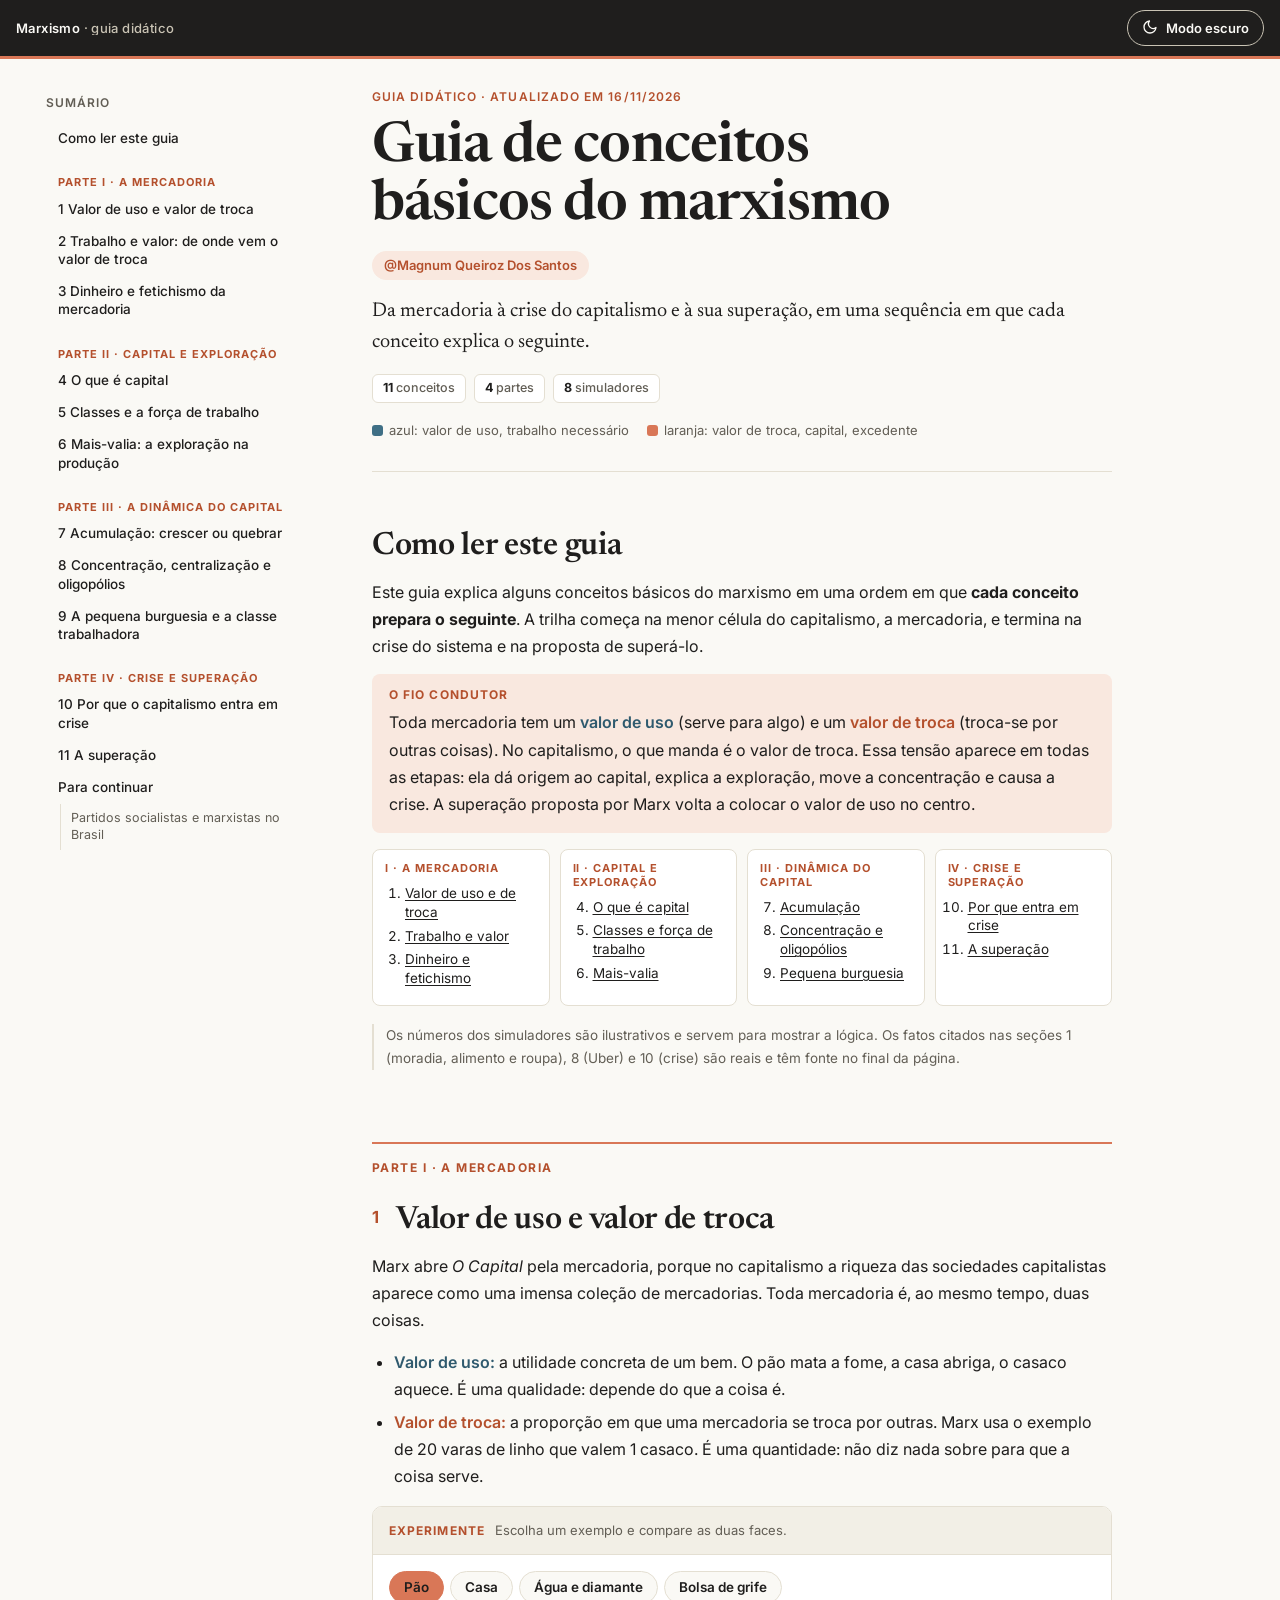
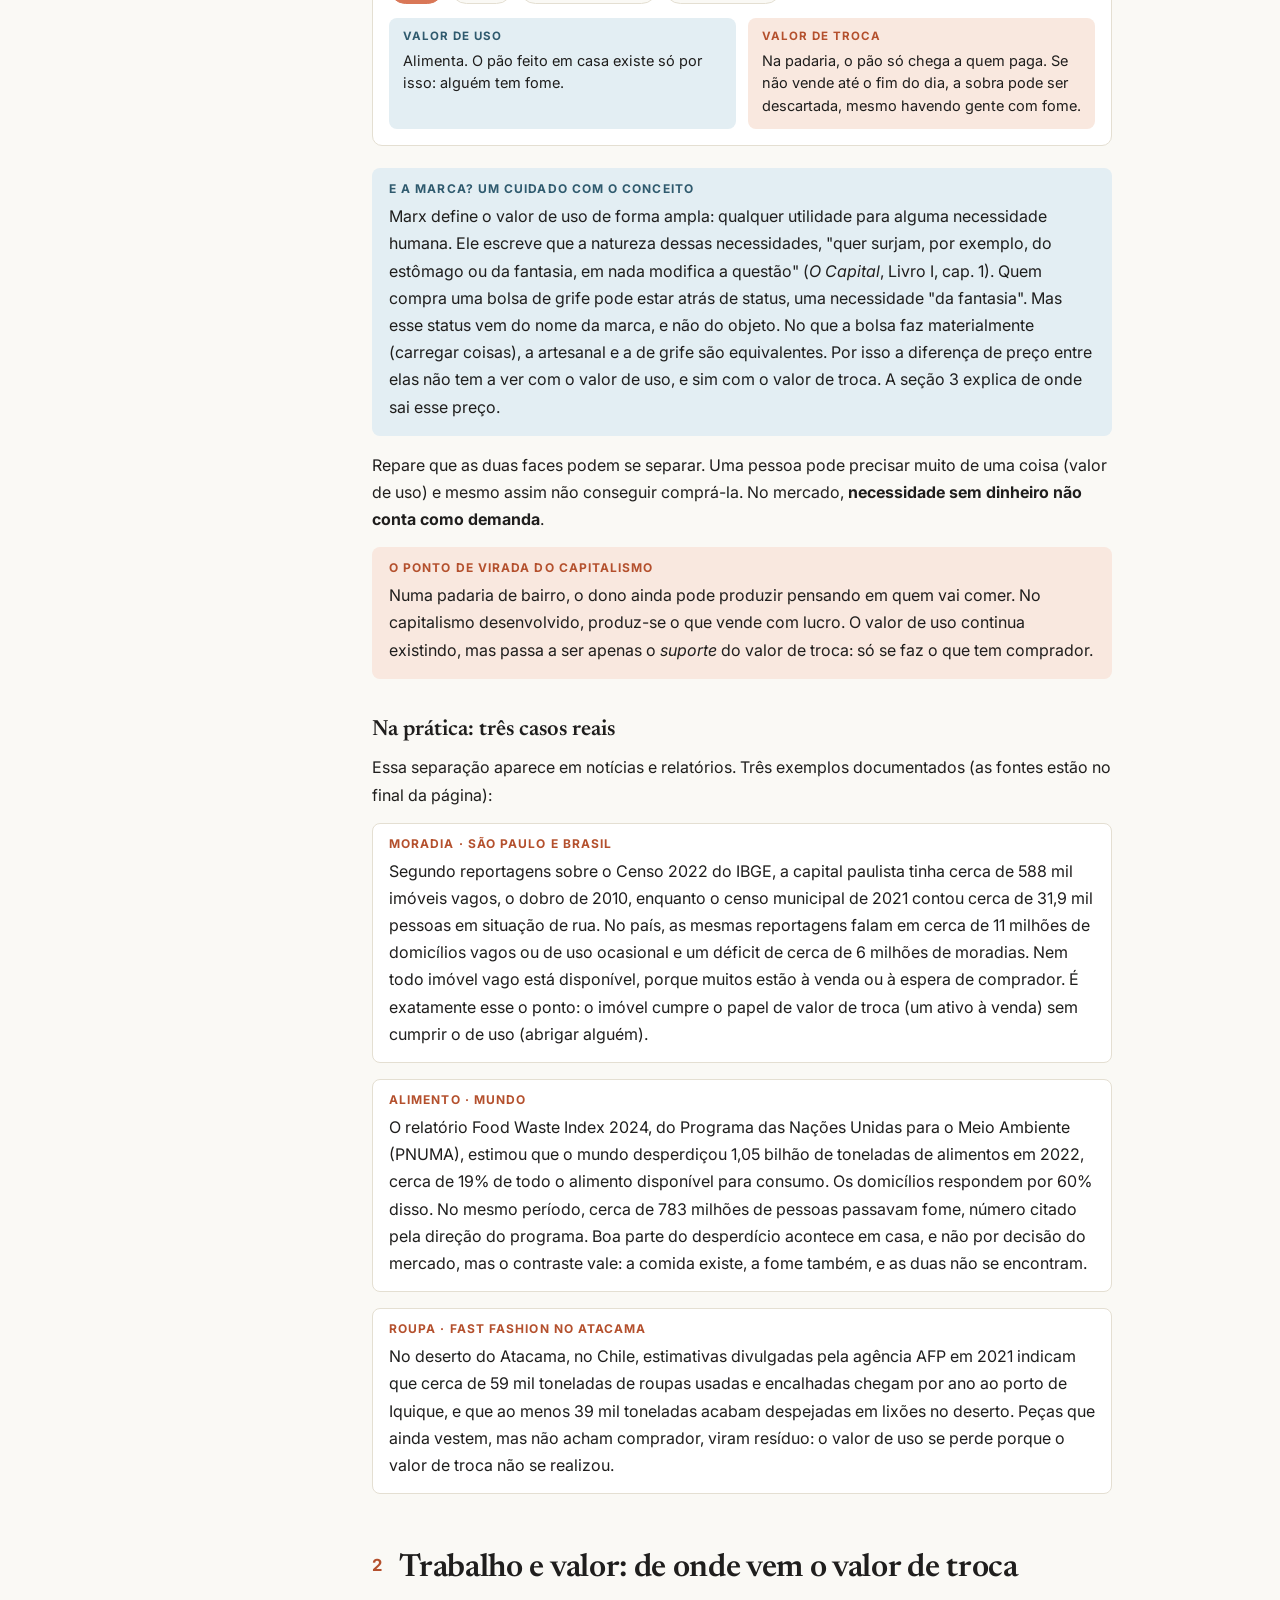
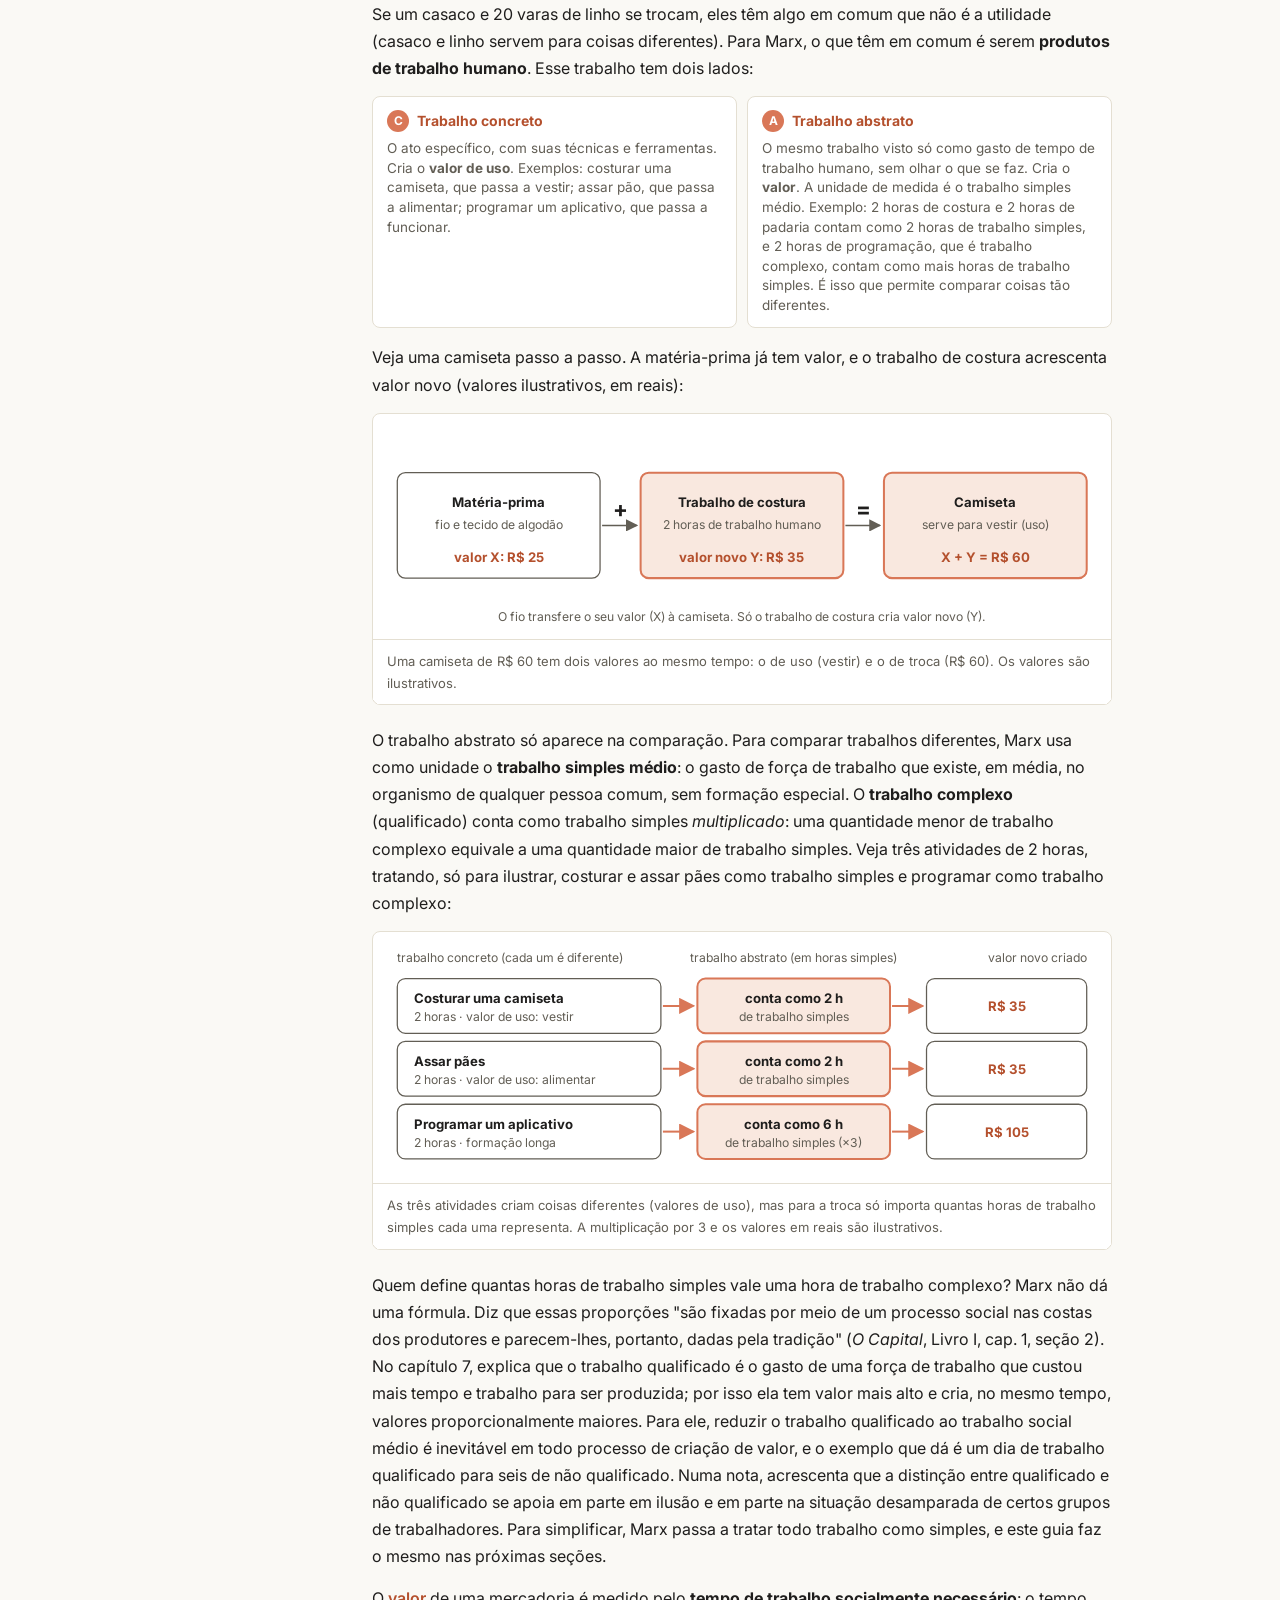
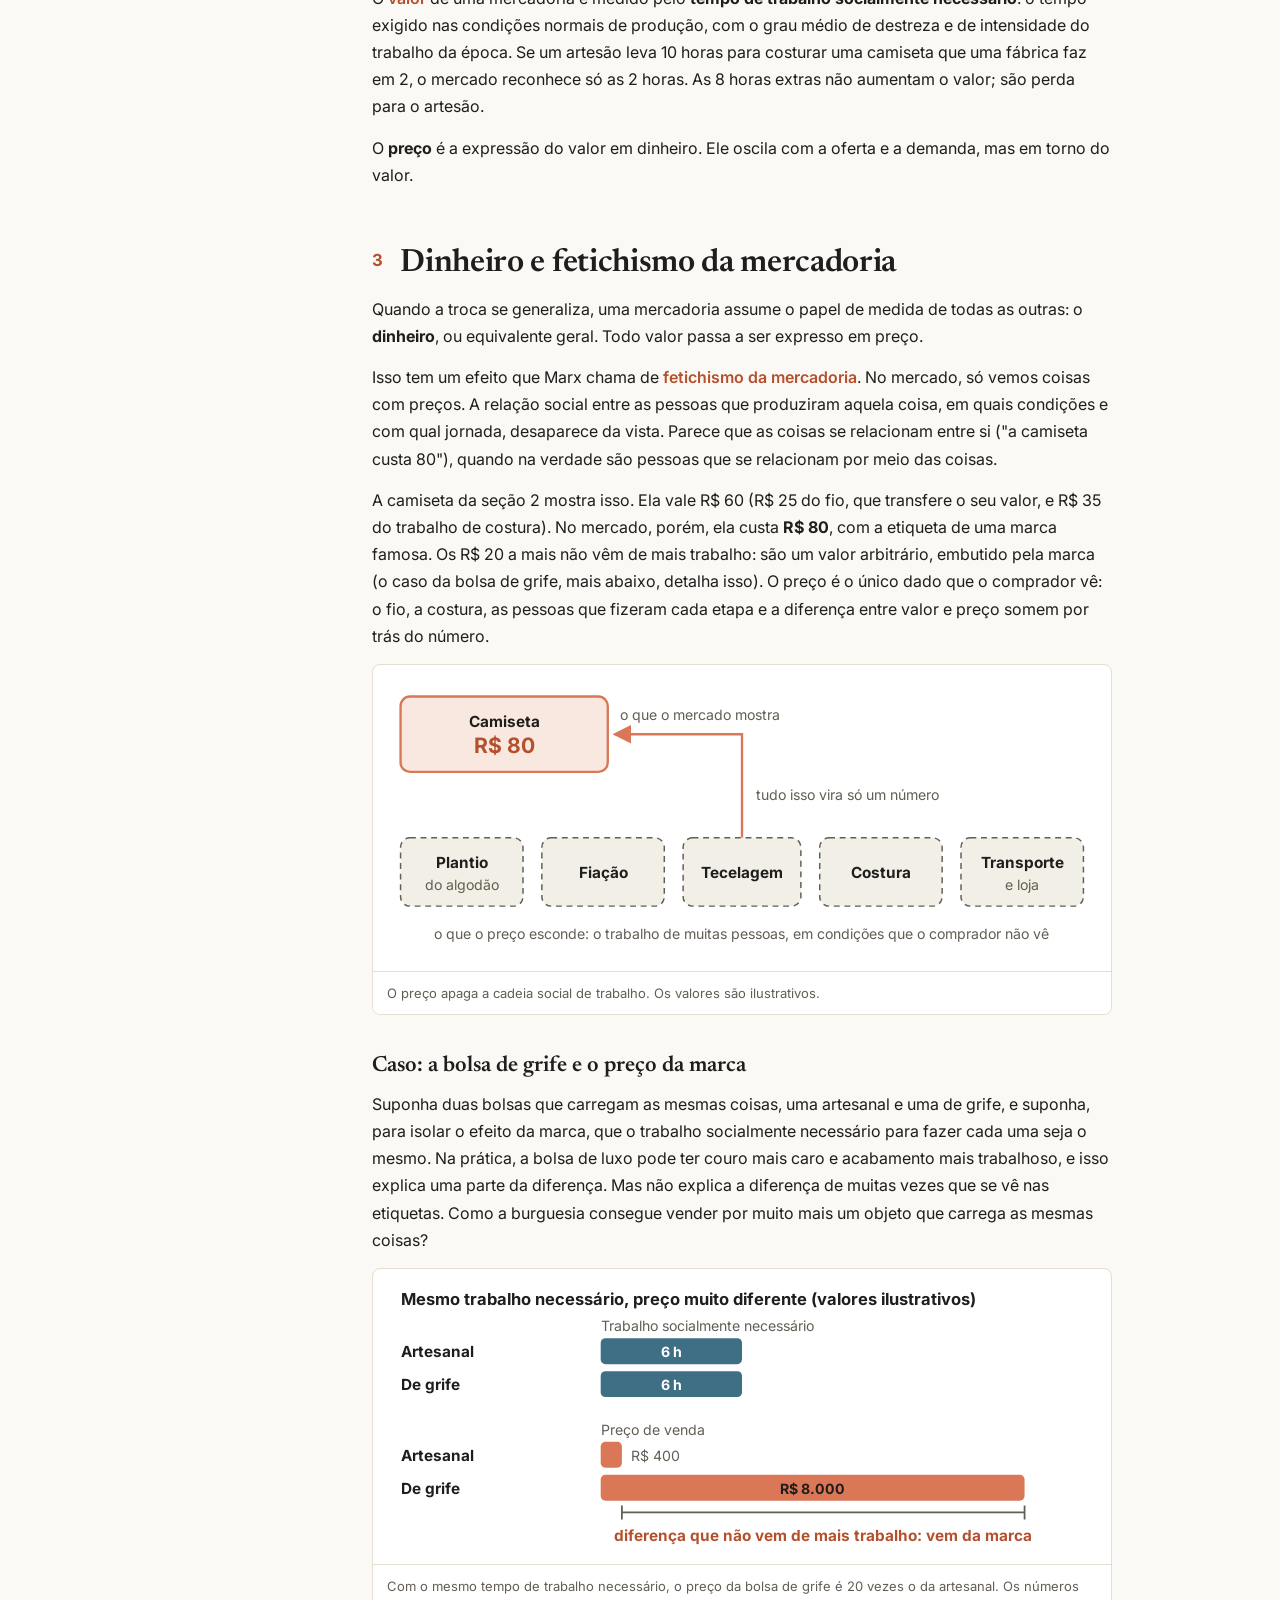
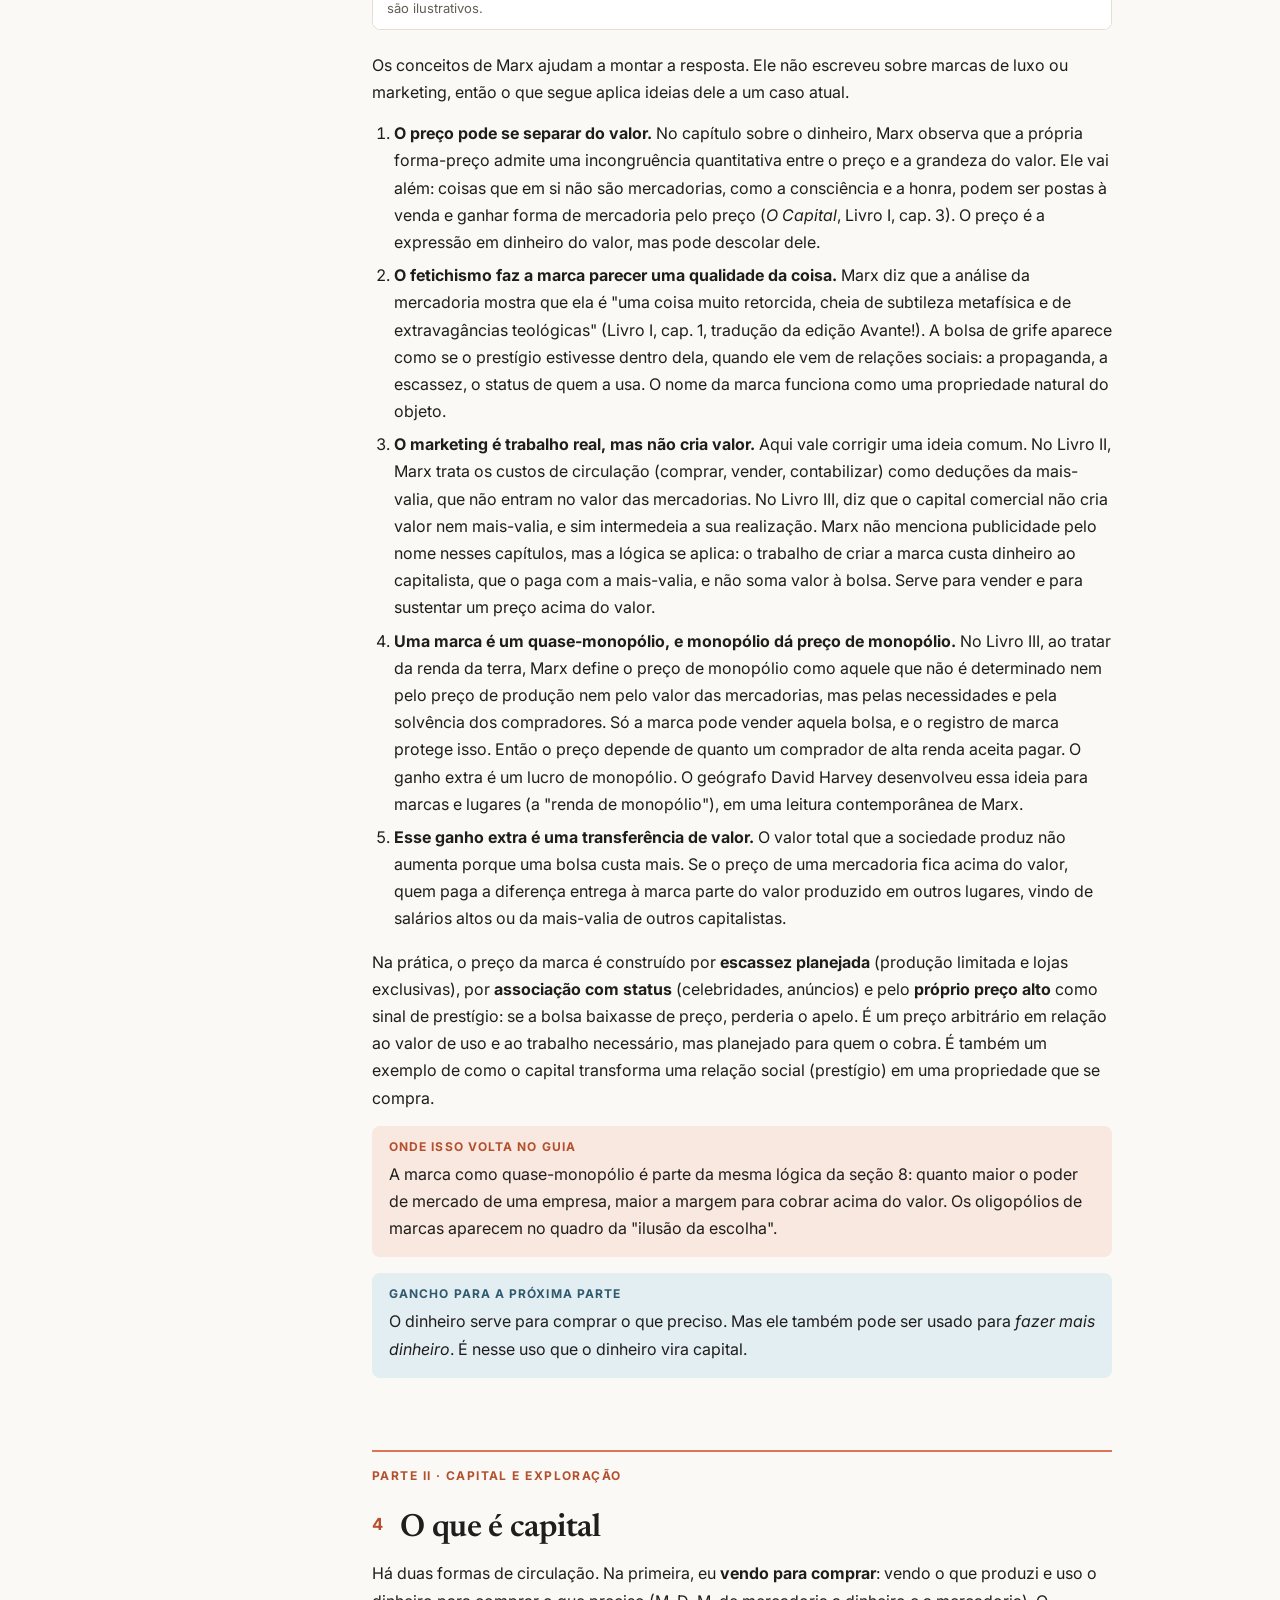
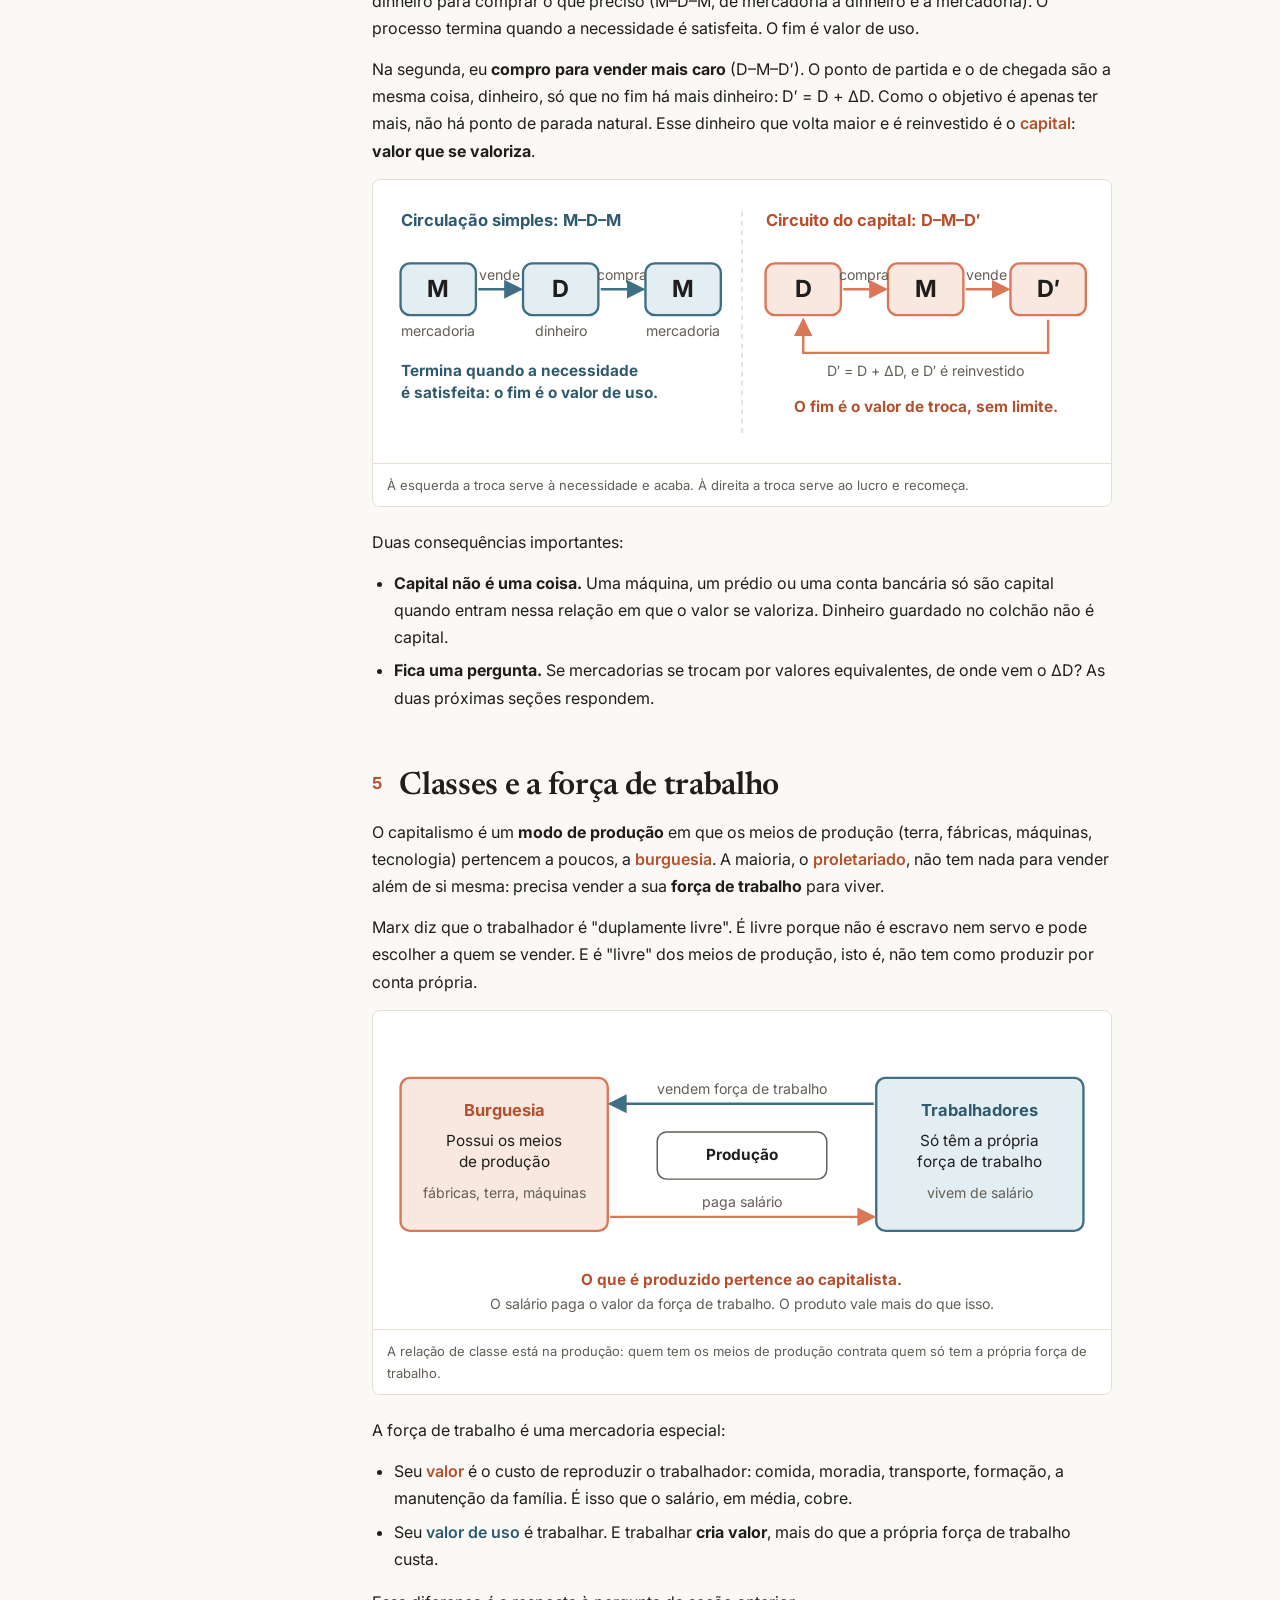
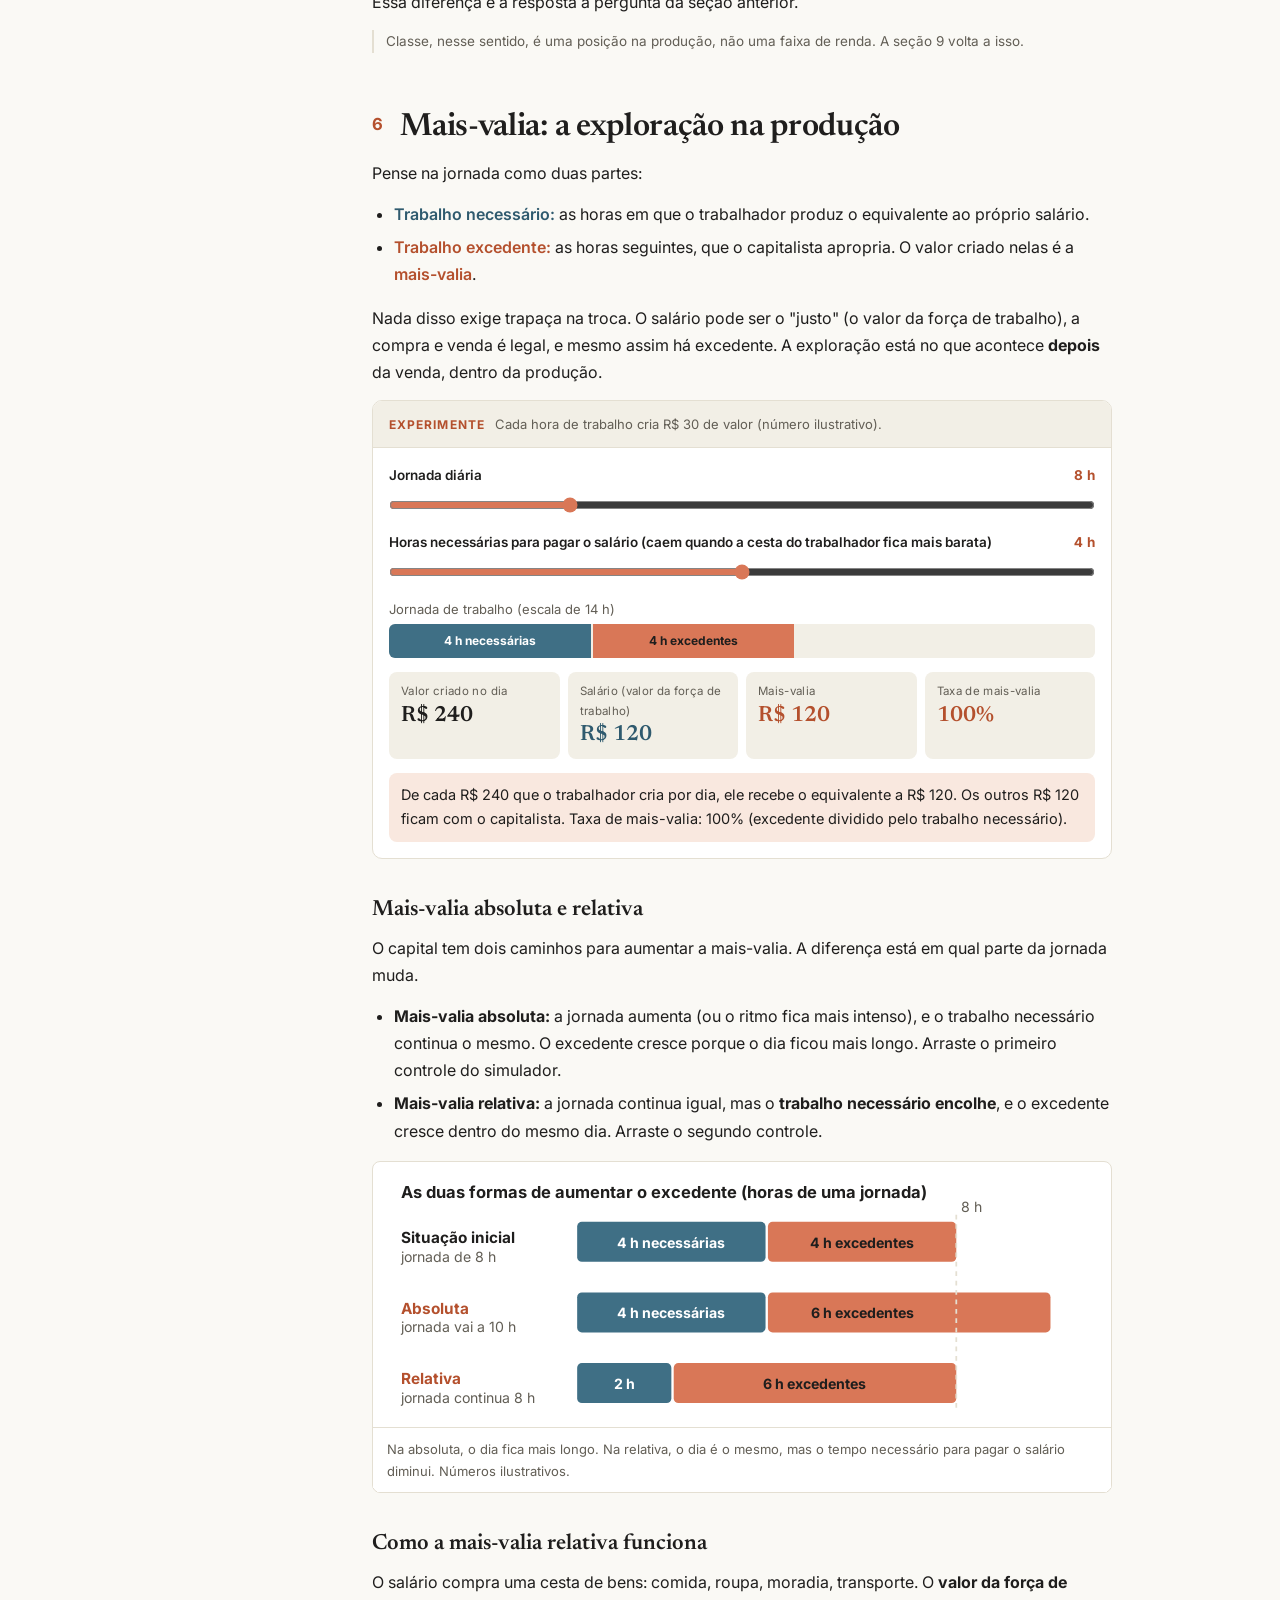
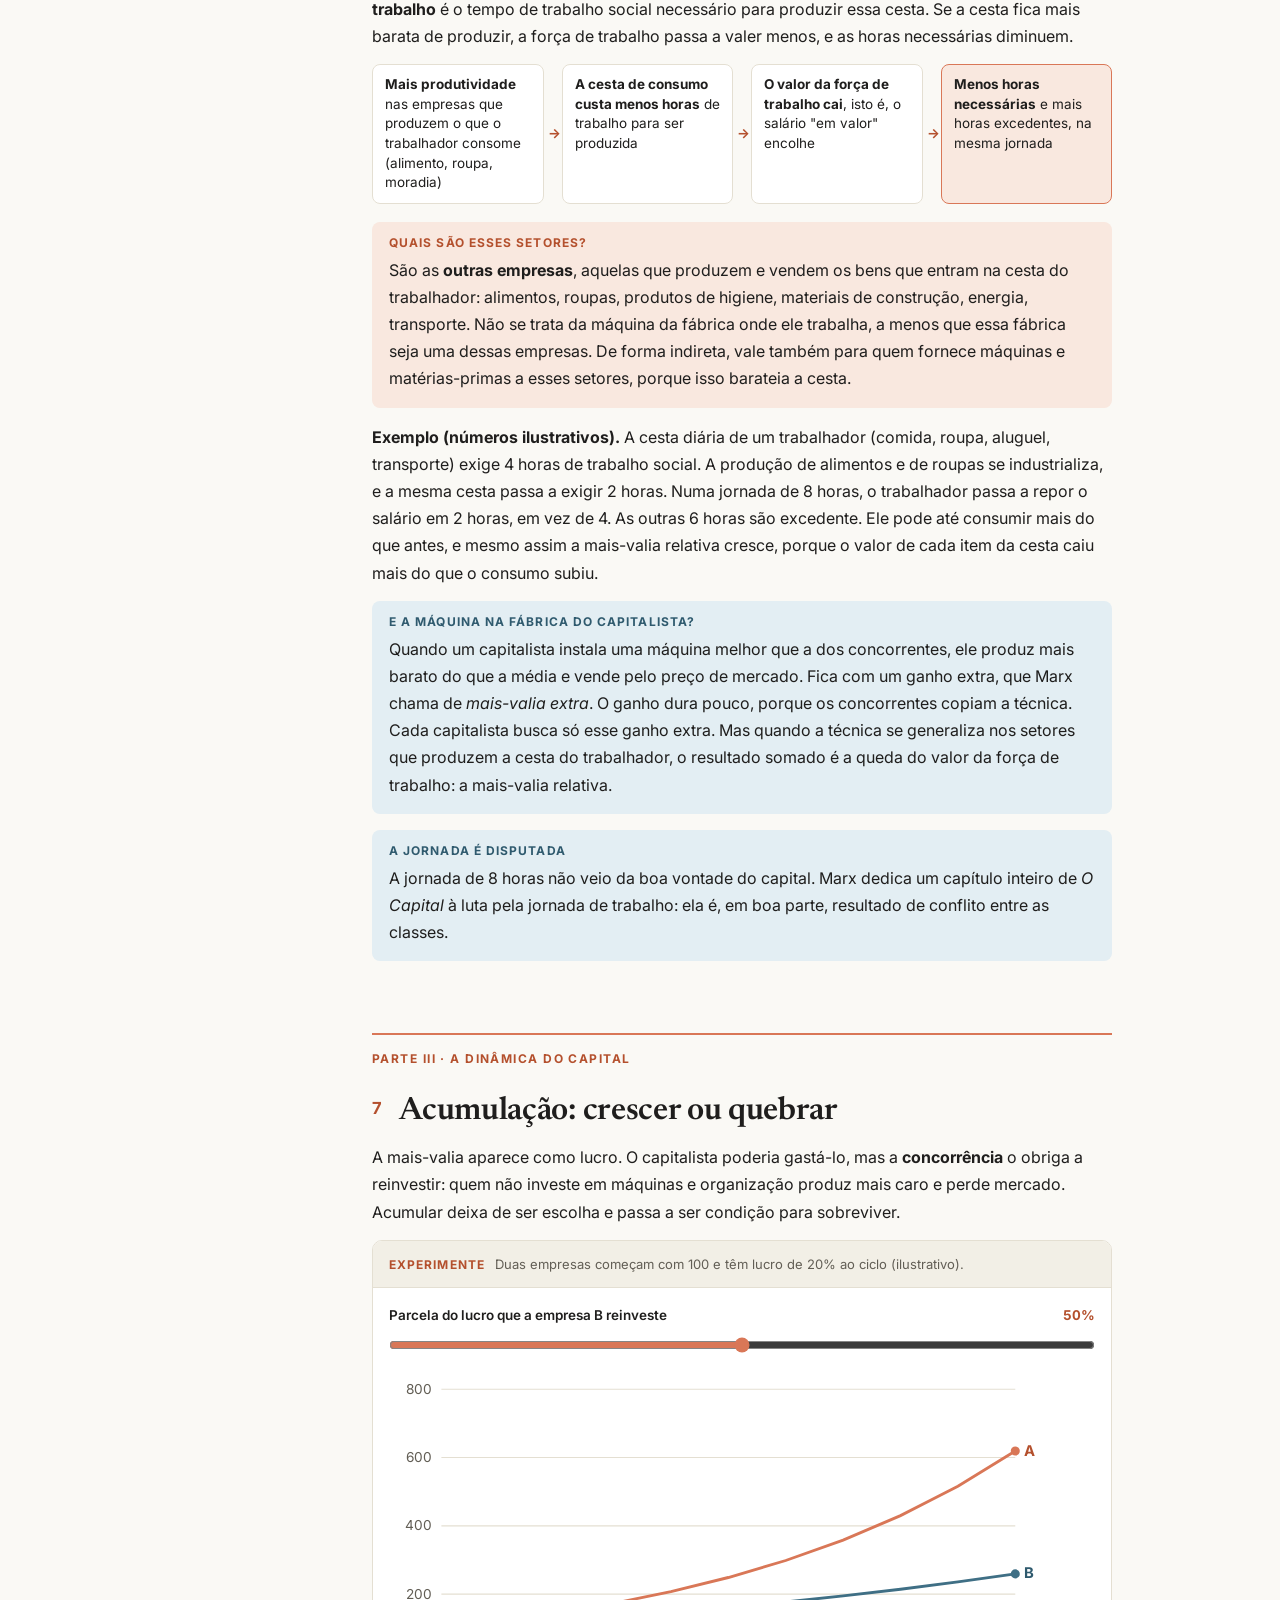
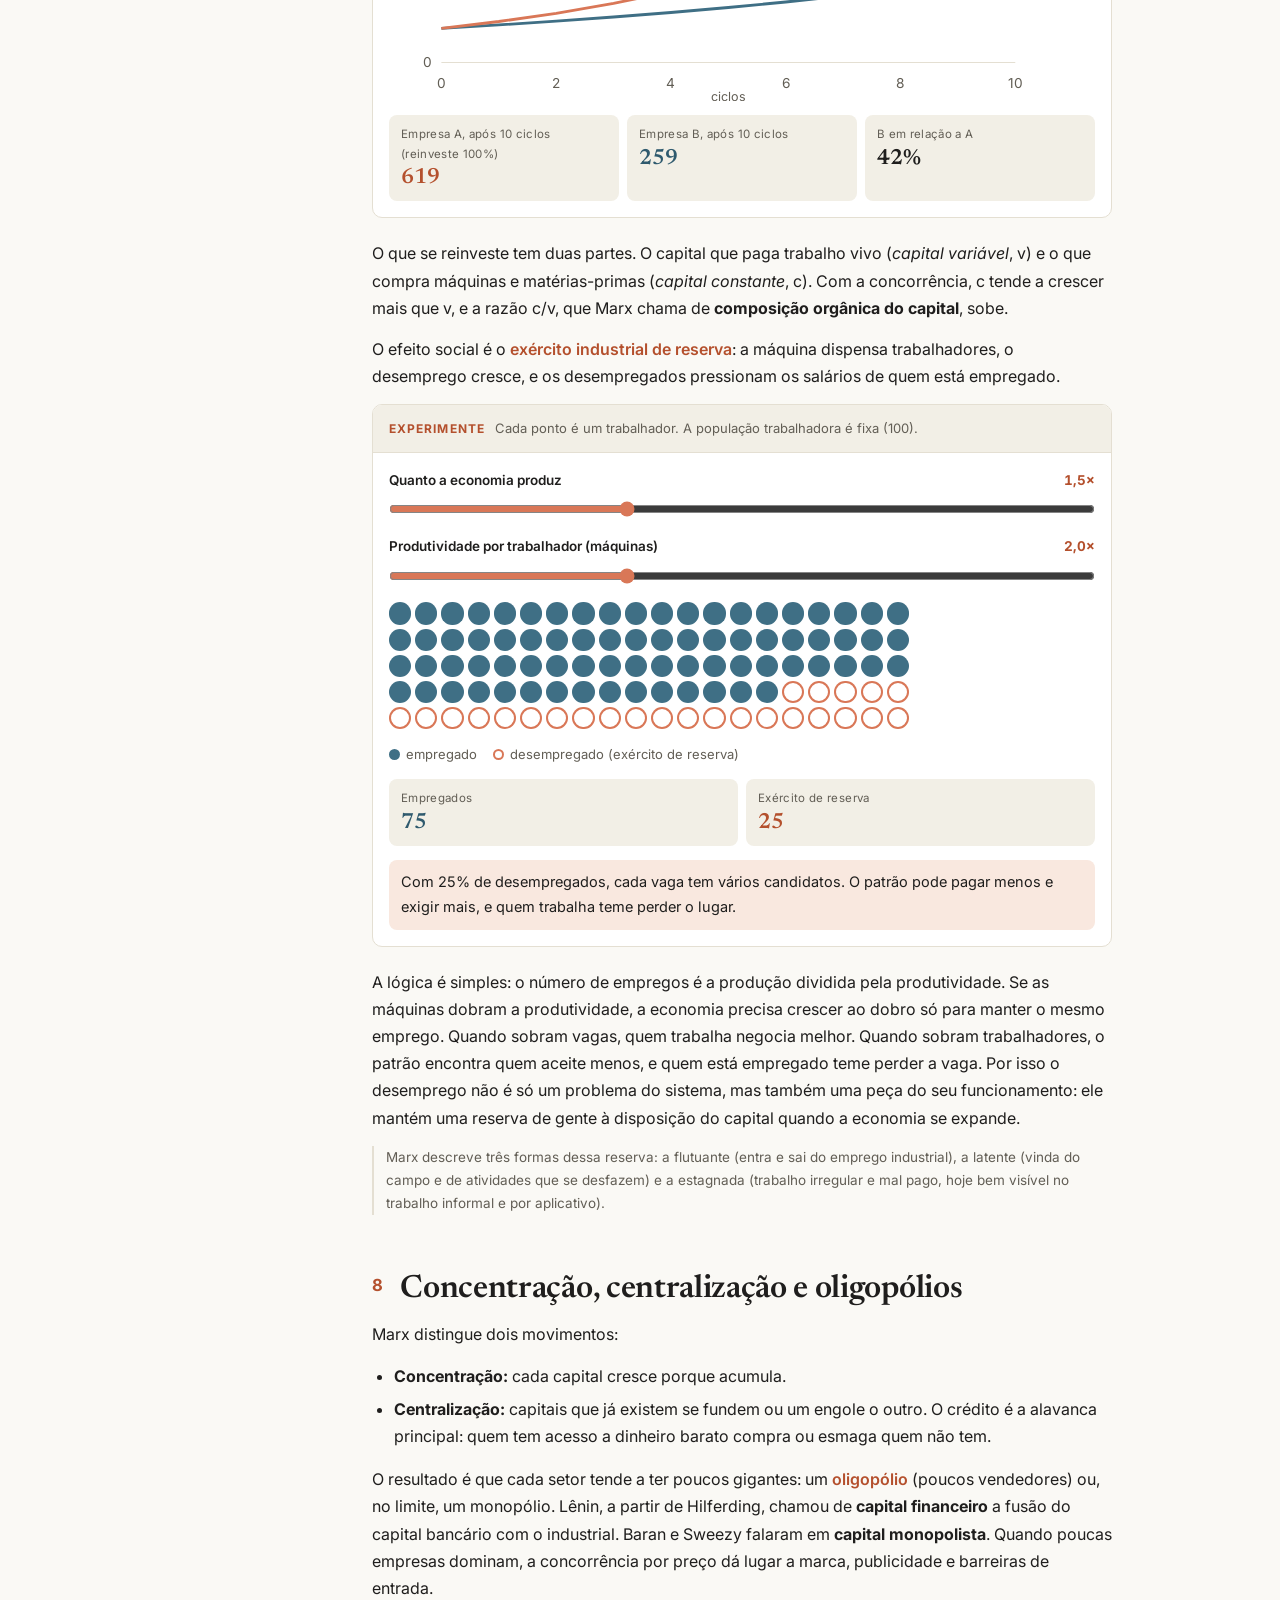
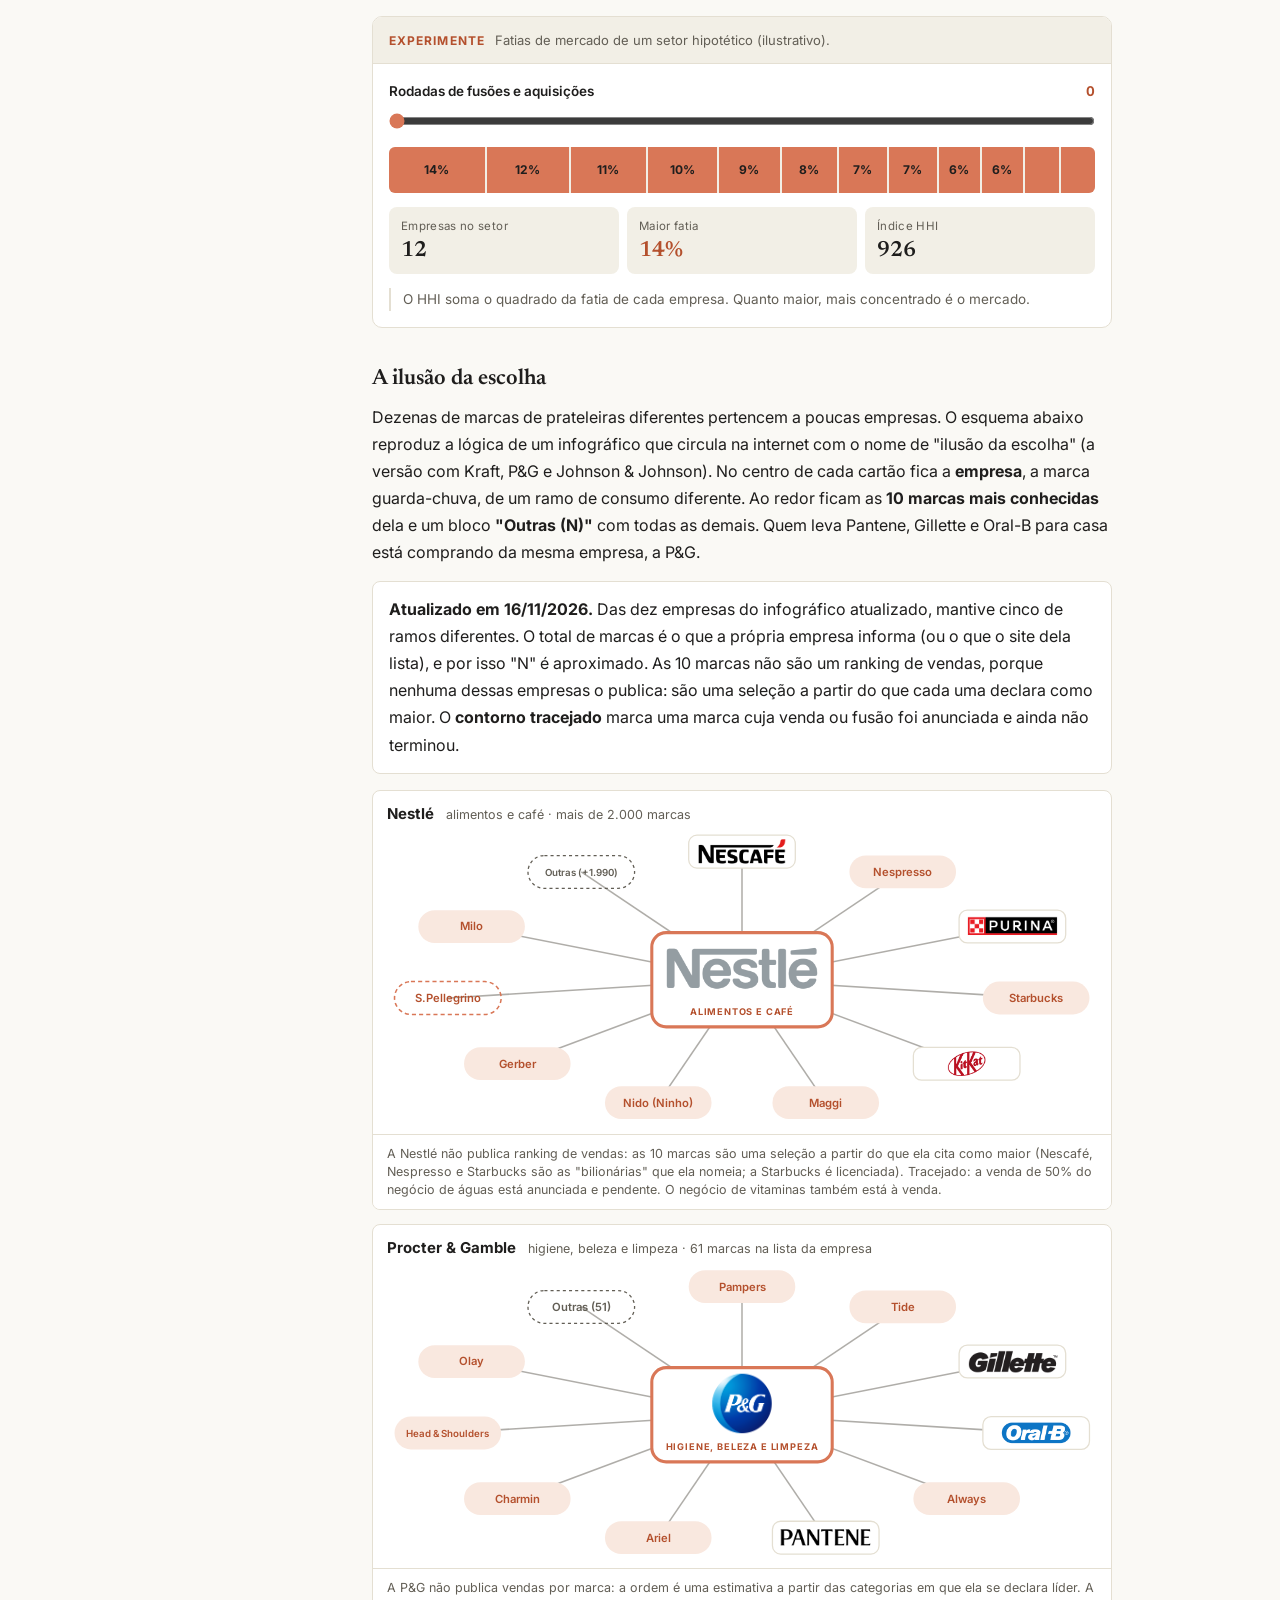
<file: index.html>
<!doctype html>
<html lang="pt-BR">
<head>
<meta charset="utf-8">
<meta name="viewport" content="width=1280">
<title>Guia de conceitos básicos do marxismo</title>
<link rel="preconnect" href="https://fonts.googleapis.com">
<link rel="stylesheet" href="https://fonts.googleapis.com/css2?family=Inter:wght@400;500;600;700&family=Newsreader:ital,opsz,wght@0,6..72,400;0,6..72,600;1,6..72,400&display=swap">
<style>
/* Layout: sumário fixo à esquerda, texto ~70ch à direita, simuladores em painéis. Paleta: laranja Claude (troca, capital, excedente) + azul-ardósia (uso, necessário). Claro por padrão; escuro pelo botão. */
:root{
  --bg:#faf9f5; --surface:#ffffff; --surface-2:#f2efe6; --line:#e4dfd2;
  --fg:#1f1e1d; --muted:#625e55;
  --brand:#d97757; --brand-ink:#b4502d; --brand-bg:#f9e8df;
  --c2:#3f6f85; --c2-ink:#2f5a6e; --c2-bg:#e3eef3;
  --bar-bg:#1f1e1d; --bar-fg:#faf9f5; --bar-muted:#c9c3b4;
  --on-brand:#1f1e1d; --on-c2:#ffffff;
  --good:#3a7a52; --good-bg:#e4f1e8; --warn:#8f5f12; --warn-bg:#f8edd6; --bad:#b03a22; --bad-bg:#f9e4de;
  --f-display:"Newsreader",Georgia,"Times New Roman",serif;
  --f-body:"Inter",system-ui,-apple-system,"Segoe UI",sans-serif;
  color-scheme:light;
}
@media (prefers-color-scheme:dark){
  :root:not([data-theme="light"]){
    --bg:#1a1917; --surface:#262522; --surface-2:#2f2d29; --line:#3e3b35;
    --fg:#f2efe8; --muted:#a8a296;
    --brand:#e58b6b; --brand-ink:#f0a58a; --brand-bg:rgba(229,139,107,.15);
    --c2:#6fa3ba; --c2-ink:#8fbdd1; --c2-bg:rgba(111,163,186,.16);
    --bar-bg:#121110; --bar-fg:#f2efe8; --bar-muted:#a8a296;
    --on-brand:#1a1917; --on-c2:#1a1917;
    --good:#7fd0a0; --good-bg:rgba(127,208,160,.14); --warn:#f2c36f; --warn-bg:rgba(242,195,111,.14); --bad:#f09a85; --bad-bg:rgba(240,154,133,.16);
    color-scheme:dark;
  }
}
:root[data-theme="dark"]{
  --bg:#1a1917; --surface:#262522; --surface-2:#2f2d29; --line:#3e3b35;
  --fg:#f2efe8; --muted:#a8a296;
  --brand:#e58b6b; --brand-ink:#f0a58a; --brand-bg:rgba(229,139,107,.15);
  --c2:#6fa3ba; --c2-ink:#8fbdd1; --c2-bg:rgba(111,163,186,.16);
  --bar-bg:#121110; --bar-fg:#f2efe8; --bar-muted:#a8a296;
  --on-brand:#1a1917; --on-c2:#1a1917;
  --good:#7fd0a0; --good-bg:rgba(127,208,160,.14); --warn:#f2c36f; --warn-bg:rgba(242,195,111,.14); --bad:#f09a85; --bad-bg:rgba(240,154,133,.16);
  color-scheme:dark;
}
*{box-sizing:border-box}
html{scroll-behavior:smooth;scroll-padding-top:72px}
@media (prefers-reduced-motion:reduce){html{scroll-behavior:auto}}
body{background:var(--bg);color:var(--fg);font:16px/1.7 var(--f-body);margin:0}
body::before{content:"";position:fixed;inset:0 0 auto;height:env(safe-area-inset-top,0px);z-index:10;background:var(--bar-bg)}
a{color:var(--brand-ink);text-underline-offset:2px}
a:focus-visible,button:focus-visible,summary:focus-visible,select:focus-visible,input:focus-visible{outline:2px solid var(--brand);outline-offset:2px;border-radius:4px}

.topbar{position:sticky;top:env(safe-area-inset-top,0px);z-index:5;background:var(--bar-bg);color:var(--bar-fg);border-bottom:3px solid var(--brand);
  padding-block:10px;padding-left:max(16px,env(safe-area-inset-left,0px));padding-right:max(16px,env(safe-area-inset-right,0px));display:flex;align-items:center;gap:12px}
.topbar .crumb{font:500 13px/1 var(--f-body);color:var(--bar-muted);letter-spacing:.03em;min-width:0;overflow:hidden;text-overflow:ellipsis;white-space:nowrap}
.topbar .crumb b{color:var(--bar-fg);font-weight:600}
.theme-btn{margin-left:auto;flex:none;font:600 13px/1 var(--f-body);color:var(--bar-fg);background:transparent;border:1px solid var(--bar-muted);border-radius:999px;padding:8px 14px;cursor:pointer;display:inline-flex;gap:8px;align-items:center}
.theme-btn:hover{background:var(--brand);border-color:var(--brand);color:var(--on-brand)}
.theme-btn svg{width:16px;height:16px}

.shell{display:grid;grid-template-columns:270px minmax(0,1fr);gap:56px;max-width:1220px;margin:0 auto;
  padding-left:max(16px,env(safe-area-inset-left,0px));padding-right:max(16px,env(safe-area-inset-right,0px));padding-block:32px 96px}
nav.toc{position:sticky;top:76px;align-self:start;max-height:calc(100vh - 96px);overflow:auto;overflow-x:hidden;padding-right:8px}
nav.toc summary{list-style:none;font:600 12px/1 var(--f-body);text-transform:uppercase;letter-spacing:.09em;color:var(--muted);padding:6px 0 14px;cursor:pointer}
nav.toc summary::-webkit-details-marker{display:none}
nav.toc ol{list-style:none;margin:0;padding:0;display:grid;gap:2px}
nav.toc a{display:block;text-decoration:none;color:var(--muted);font-size:13.5px;line-height:1.35;padding:6px 10px;border-radius:6px;border-left:2px solid transparent;overflow-wrap:anywhere}
nav.toc a:hover{color:var(--fg);background:var(--surface)}
nav.toc a.l1{font:700 11px/1.3 var(--f-body);text-transform:uppercase;letter-spacing:.09em;color:var(--brand-ink);margin-top:14px;padding-bottom:2px}
nav.toc li:first-child a.l1{margin-top:0}
nav.toc a.l2{color:var(--fg);font-weight:500}
nav.toc a.active{color:var(--fg);background:var(--surface);border-left-color:var(--brand)}

main{min-width:0;max-width:740px}
.hero{display:grid;gap:16px;padding-bottom:30px;border-bottom:1px solid var(--line);margin-bottom:8px}
.hero .eyebrow{font:600 12px/1 var(--f-body);color:var(--brand-ink);letter-spacing:.09em;text-transform:uppercase}
.hero h1{font:600 clamp(36px,6vw,56px)/1.04 var(--f-display);margin:0;letter-spacing:-.015em;text-wrap:balance}
.hero .people{display:flex;flex-wrap:wrap;gap:8px}
.hero .at{display:inline-flex;font:600 13px/1.3 var(--f-body);background:var(--brand-bg);color:var(--brand-ink);border-radius:999px;padding:6px 12px}
.hero p.lead{font:400 20px/1.55 var(--f-display);margin:0;color:var(--fg)}
.facts{display:flex;flex-wrap:wrap;gap:8px}
.fact{font:500 12.5px/1 var(--f-body);padding:7px 10px;border:1px solid var(--line);border-radius:6px;background:var(--surface);color:var(--muted)}
.fact b{color:var(--fg);font-weight:700}
.legend{display:flex;flex-wrap:wrap;gap:8px 18px;font-size:13px;color:var(--muted)}
.legend i{display:inline-block;width:11px;height:11px;border-radius:3px;margin-right:6px;vertical-align:-1px}
.legend .k-uso{background:var(--c2)} .legend .k-troca{background:var(--brand)}

p.part-label{font:700 12px/1 var(--f-body);letter-spacing:.12em;text-transform:uppercase;color:var(--brand-ink);margin:72px 0 -28px;padding-top:18px;border-top:2px solid var(--brand)}
h2{font:600 32px/1.15 var(--f-display);margin:56px 0 14px;text-wrap:balance;letter-spacing:-.01em}
h2 .n{color:var(--brand-ink);font-family:var(--f-body);font-weight:700;font-size:.52em;vertical-align:.32em;margin-right:12px;letter-spacing:.04em}
h3{font:600 22px/1.25 var(--f-display);margin:38px 0 10px;text-wrap:balance}
p{margin:0 0 14px}
main ul,main ol{margin:0 0 16px;padding-left:22px}
main li{margin:6px 0}
.term{color:var(--brand-ink);font-weight:600}
.uso{color:var(--c2-ink);font-weight:600}
b.uso,.uso b{font-weight:700}
.eq{font-family:var(--f-display);font-style:italic;font-size:1.08em;white-space:nowrap}
.callout{padding:14px 16px;border-radius:8px;border:1px solid var(--line);background:var(--surface);margin:0 0 16px}
.callout p:last-child{margin-bottom:0}
.callout.key{background:var(--brand-bg);border-color:transparent}
.callout.use{background:var(--c2-bg);border-color:transparent}
.callout.note{background:var(--surface-2);border-color:transparent;font-size:14.5px;color:var(--muted)}
.callout b.t{display:block;font:700 12px/1 var(--f-body);letter-spacing:.09em;text-transform:uppercase;margin-bottom:8px;color:var(--brand-ink)}
.callout.use b.t{color:var(--c2-ink)}
p.note{font-size:13.5px;color:var(--muted);border-left:2px solid var(--line);padding-left:12px}

.tbl{overflow-x:auto;margin:0 0 18px;border:1px solid var(--line);border-radius:8px;background:var(--surface)}
table{border-collapse:collapse;width:100%;font-size:14px;min-width:560px}
th{font:600 11.5px/1.3 var(--f-body);text-transform:uppercase;letter-spacing:.06em;color:var(--muted);text-align:left;background:var(--surface-2);padding:10px 12px;border-bottom:1px solid var(--line)}
td{padding:10px 12px;border-top:1px solid var(--line);vertical-align:top;line-height:1.5}
tbody tr:first-child td{border-top:0}
td:first-child{font-weight:600}
td.hot{background:var(--brand-bg)}
td.cool{background:var(--c2-bg)}

figure{margin:6px 0 22px;border:1px solid var(--line);border-radius:8px;overflow:hidden;background:var(--surface)}
figure.diagram-fig{overflow-x:auto}
.diagram-fig svg{display:block;width:100%;min-width:560px;height:auto;padding:8px 4px 4px}
figcaption{font-size:13px;color:var(--muted);background:var(--surface);padding:10px 14px;border-top:1px solid var(--line);position:sticky;left:0}
svg text{font-family:var(--f-body);font-size:13px;fill:var(--fg)}
svg .m{fill:var(--muted);font-size:12px}
svg .ttl{font-weight:700;font-size:14px}
svg .b{font-weight:700}
svg .hot{fill:var(--brand-ink)} svg .cool{fill:var(--c2-ink)}
svg .bx{fill:var(--surface);stroke:var(--muted);stroke-width:1.25}
svg .bx-hot{fill:var(--brand-bg);stroke:var(--brand);stroke-width:2}
svg .bx-cool{fill:var(--c2-bg);stroke:var(--c2);stroke-width:2}
svg .bx-dash{fill:var(--surface-2);stroke:var(--muted);stroke-width:1.25;stroke-dasharray:5 4}
svg .ln{fill:none;stroke:var(--muted);stroke-width:1.5}
svg .ln-hot{fill:none;stroke:var(--brand);stroke-width:2}
svg .ln-cool{fill:none;stroke:var(--c2);stroke-width:2}
svg .ln-div{fill:none;stroke:var(--line);stroke-width:1.5;stroke-dasharray:4 4}
svg .mk{fill:var(--muted)} svg .mk-hot{fill:var(--brand)} svg .mk-cool{fill:var(--c2)}

/* simuladores */
.widget{border:1px solid var(--line);border-radius:10px;background:var(--surface);margin:0 0 22px;overflow:hidden}
.widget>header{display:flex;align-items:baseline;gap:10px;flex-wrap:wrap;padding:12px 16px;background:var(--surface-2);border-bottom:1px solid var(--line)}
.widget>header b{font:700 12px/1 var(--f-body);letter-spacing:.09em;text-transform:uppercase;color:var(--brand-ink)}
.widget>header span{font-size:13px;color:var(--muted)}
.widget .body{padding:16px;display:grid;gap:14px}
.ctl{display:grid;gap:6px}
.ctl label{font-size:13.5px;font-weight:600;display:flex;justify-content:space-between;gap:12px}
.ctl label output{font-weight:700;color:var(--brand-ink);font-variant-numeric:tabular-nums}
input[type=range]{width:100%;accent-color:var(--brand);margin:4px 0}
select{width:100%;font:500 14px/1.3 var(--f-body);padding:9px 10px;border:1px solid var(--line);border-radius:8px;background:var(--bg);color:var(--fg)}
.seg{display:flex;flex-wrap:wrap;gap:6px}
.seg button{font:600 13.5px/1 var(--f-body);padding:9px 14px;border-radius:999px;border:1px solid var(--line);background:var(--bg);color:var(--fg);cursor:pointer}
.seg button[aria-pressed="true"]{background:var(--brand);border-color:var(--brand);color:var(--on-brand)}
.two{display:grid;grid-template-columns:1fr 1fr;gap:12px}
.two>div{border-radius:8px;padding:12px 14px;font-size:14.5px;line-height:1.55;min-width:0}
.two .u{background:var(--c2-bg)} .two .t{background:var(--brand-bg)}
.two h4{margin:0 0 6px;font:700 11.5px/1.2 var(--f-body);letter-spacing:.09em;text-transform:uppercase}
.two .u h4{color:var(--c2-ink)} .two .t h4{color:var(--brand-ink)}
.bar{display:flex;height:34px;border-radius:6px;overflow:hidden;background:var(--surface-2);gap:2px}
.bar>div{display:flex;align-items:center;justify-content:center;font:700 12px/1 var(--f-body);white-space:nowrap;overflow:hidden;min-width:0;transition:width .25s}
.bar .s-brand{background:var(--brand);color:var(--on-brand)}
.bar .s-c2{background:var(--c2);color:var(--on-c2)}
.bar .s-gray{background:var(--muted);color:var(--bg)}
.row-l{display:flex;justify-content:space-between;gap:12px;font-size:13px;color:var(--muted);margin-bottom:4px}
.readout{display:grid;grid-template-columns:repeat(auto-fit,minmax(130px,1fr));gap:8px}
.readout div{background:var(--surface-2);border-radius:8px;padding:10px 12px}
.readout small{display:block;font-size:11.5px;color:var(--muted);letter-spacing:.03em}
.readout b{font:600 22px/1.2 var(--f-display);font-variant-numeric:tabular-nums}
.readout b.hot{color:var(--brand-ink)} .readout b.cool{color:var(--c2-ink)}
.verdict{margin:0;font-size:14.5px;padding:10px 12px;border-radius:8px;background:var(--brand-bg)}
.chart svg{display:block;width:100%;height:auto;min-width:0}
@media (prefers-reduced-motion:reduce){.bar>div{transition:none}}

/* mapa da jornada */
.map{display:grid;grid-template-columns:repeat(4,minmax(0,1fr));gap:10px;margin:0 0 18px}
.map>div{border:1px solid var(--line);border-radius:8px;background:var(--surface);padding:12px}
.map h4{margin:0 0 8px;font:700 11px/1.25 var(--f-body);letter-spacing:.09em;text-transform:uppercase;color:var(--brand-ink)}
.map ol{margin:0;padding-left:20px;font-size:13.5px;line-height:1.4}
.map li{margin:5px 0}
.map a{color:var(--fg)}

/* marcas */
.brands{display:grid;grid-template-columns:repeat(auto-fill,minmax(200px,1fr));gap:10px;margin:0 0 14px}
.brands>div{border:1px solid var(--line);border-radius:8px;background:var(--surface);padding:12px}
.brands h4{margin:0 0 8px;font:600 17px/1.2 var(--f-display)}
.brands span{display:inline-block;font-size:12.5px;padding:3px 8px;margin:0 4px 4px 0;border-radius:999px;background:var(--brand-bg);color:var(--brand-ink)}

/* modos de produção */
ol.steps{list-style:none;padding:0;margin:0 0 18px;display:flex;flex-wrap:wrap;gap:8px}
ol.steps li{margin:0;padding:10px 12px;border:1px solid var(--line);border-radius:8px;background:var(--surface);font-size:13.5px;font-weight:600}
ol.steps li+li::before{content:"→";color:var(--muted);margin-right:10px;font-weight:400}
ol.steps li.now{background:var(--brand-bg);border-color:var(--brand)}
ol.steps li.future{background:var(--c2-bg);border-color:var(--c2)}

details.gloss{border:1px solid var(--line);border-radius:8px;background:var(--surface);margin:0 0 10px;padding:0 14px}
details.gloss summary{cursor:pointer;padding:12px 0;font-weight:600}
details.gloss dl{margin:0 0 12px}
details.gloss dt{font-weight:700;color:var(--brand-ink);margin-top:10px}
details.gloss dd{margin:2px 0 0}
.sources li{font-size:13.5px}




/* ajustes: barras SVG, fluxo, lema, logos, pontos do exército de reserva */
svg .f-c2{fill:var(--c2)} svg .f-br{fill:var(--brand)}
svg text.on-c2{fill:var(--on-c2);font-weight:700;font-size:12px} svg text.on-br{fill:var(--on-brand);font-weight:700;font-size:12px}
nav.toc a.l3{margin-left:14px;font-size:12.5px;color:var(--muted);border-left:1px solid var(--line);border-radius:0 6px 6px 0}
ol.flow{list-style:none;padding:0;margin:0 0 18px;display:grid;grid-template-columns:repeat(4,minmax(0,1fr));gap:18px}
ol.flow li{position:relative;margin:0;border:1px solid var(--line);border-radius:8px;background:var(--surface);padding:10px 12px;font-size:13.5px;line-height:1.45}
ol.flow li+li::before{content:"\2192";position:absolute;left:-15px;top:50%;transform:translateY(-50%);color:var(--brand-ink);font-weight:700}
ol.flow li:last-child{background:var(--brand-bg);border-color:var(--brand)}
.lema{display:grid;grid-template-columns:repeat(4,minmax(0,1fr));gap:10px;margin:0 0 18px}
.lema>div{border:1px solid var(--line);border-radius:8px;background:var(--surface);padding:12px;font-size:13.5px;line-height:1.45}
.lema b{display:block;font:600 17px/1.2 var(--f-display);color:var(--brand-ink);margin-bottom:6px}
.lema a{font-size:12.5px}
p.slogan{font:600 clamp(20px,3.4vw,26px)/1.3 var(--f-display);margin:0 0 6px;text-wrap:balance}
.bcard{border:1px solid var(--line);border-radius:8px;background:var(--surface);padding:12px;display:grid;gap:10px;align-content:start}
.bcard .lg{background:#fff;border-radius:6px;display:flex;align-items:center;justify-content:center;padding:6px 10px;min-height:46px}
.bcard .lg img{display:block;max-width:100%;max-height:34px;width:auto;height:auto}
.bcard .lg.main{min-height:58px} .bcard .lg.main img{max-height:42px}
.bcard .row{display:flex;flex-wrap:wrap;gap:6px}
.bcard .row .lg{flex:1 1 74px;min-height:38px;padding:4px 8px} .bcard .row .lg img{max-height:26px}
.bcard .tx{display:flex;flex-wrap:wrap;gap:4px}
.bcard .tx span{font-size:12.5px;padding:3px 8px;border-radius:999px;background:var(--brand-bg);color:var(--brand-ink)}
.brands{grid-template-columns:repeat(auto-fill,minmax(230px,1fr))}
.dots{display:grid;grid-template-columns:repeat(20,minmax(0,1fr));gap:4px;max-width:520px}
.dots i{aspect-ratio:1;border-radius:50%;display:block;background:var(--c2)}
.dots i.res{background:transparent;box-shadow:inset 0 0 0 2px var(--brand)}
.key-l{display:flex;flex-wrap:wrap;gap:6px 16px;font-size:13px;color:var(--muted)}
.key-l i{display:inline-block;width:11px;height:11px;border-radius:50%;margin-right:6px;vertical-align:-1px;background:var(--c2)}
.key-l i.res{background:transparent;box-shadow:inset 0 0 0 2px var(--brand)}


.tbl td .m{color:var(--muted);font-weight:400;font-size:12.5px}

/* mapa de marcas: guarda-chuva no centro */
.bmap{display:grid;grid-template-columns:repeat(auto-fill,minmax(320px,1fr));gap:12px;margin:0 0 14px}
.bm{margin:0;border:1px solid var(--line);border-radius:8px;background:var(--surface);overflow:hidden}
.bm svg{display:block;width:100%;height:auto;min-width:0;padding:0}
.bm .bl{stroke:var(--muted);stroke-width:1.5;opacity:.5}
.bm .tile{fill:#fff;stroke:var(--line);stroke-width:1.25}
.bm .root{fill:#fff;stroke:var(--brand);stroke-width:3}
.bm .pill{fill:var(--brand-bg)}
.bm text.pt{font-size:12px;font-weight:600;fill:var(--brand-ink)}
.bm text.rl{font-size:9px;font-weight:700;letter-spacing:.09em;fill:#b4502d}
.bm .tile.pend,.bm .pill.pend{stroke:var(--brand);stroke-width:1.5;stroke-dasharray:4 3}
.bm .pill.pend{fill:none}
.bm text.rn{font-size:17px;font-weight:700;fill:var(--brand-ink)}
.bm figcaption{font-size:12.5px;line-height:1.45;position:static;padding:10px 14px}

/* mapa de marcas v2: uma empresa por linha, 10 marcas + Outras */
.bmap{display:grid;grid-template-columns:1fr;gap:14px;margin:0 0 14px}
.bm .bmh{display:flex;flex-wrap:wrap;gap:4px 12px;align-items:baseline;padding:10px 14px 0}
.bm .bmh b{font-size:15px}
.bm .bmh span{font-size:12.5px;color:var(--muted)}
.bm .tile.oth,.bm .pill.oth{fill:none;stroke:var(--muted);stroke-width:1.25;stroke-dasharray:3 3}
.bm .pill.oth + text.pt{fill:var(--muted)}
.bm .bml{display:none;list-style:none;margin:0;padding:8px 14px 12px;flex-wrap:wrap;gap:6px}
.bm .bml li{font-size:12.5px;font-weight:600;color:var(--brand-ink);background:var(--brand-bg);border-radius:14px;padding:3px 10px;margin:0}
.bm .bml li.pend{background:none;border:1.5px dashed var(--brand)}
.bm .bml li.oth{background:none;border:1.25px dashed var(--muted);color:var(--muted)}

/* resumo visual da ditadura da burguesia */
.dgrid{display:grid;grid-template-columns:repeat(auto-fit,minmax(260px,1fr));gap:10px;margin:0 0 16px}
.dcard{border:1px solid var(--line);border-radius:8px;background:var(--surface);padding:12px 14px}
.dcard .dt{display:flex;align-items:center;gap:8px;font-size:14px;color:var(--brand-ink);margin-bottom:6px}
.dcard .dt i{font-style:normal;font-size:12px;font-weight:700;color:#fff;background:var(--brand);border-radius:50%;width:22px;height:22px;display:inline-flex;align-items:center;justify-content:center}
.dcard ul{list-style:none;margin:0;padding:0}
.dcard li{margin:0 0 8px;padding:0}
.dcard li:last-child{margin-bottom:0}
.dcard li b{display:block;font-size:13.5px}
.dcard li span{display:block;font-size:12.5px;line-height:1.4;color:var(--muted)}
.dcard p{margin:0;font-size:13.5px;line-height:1.45;color:var(--muted)}

</style>
</head>
<body>
<header class="topbar">
  <span class="crumb"><b>Marxismo</b> · guia didático</span>
  <button class="theme-btn" id="theme-btn" type="button" aria-label="Alternar tema"><span id="theme-ico"><svg viewBox="0 0 24 24" fill="none" stroke="currentColor" stroke-width="2" stroke-linecap="round" stroke-linejoin="round" aria-hidden="true"><path d="M21 12.8A9 9 0 1 1 11.2 3a7 7 0 0 0 9.8 9.8z"/></svg></span><span id="theme-txt">Modo escuro</span></button>
</header>
<div class="shell">
  <nav class="toc" aria-label="Sumário">
    <details open id="toc-details"><summary>Sumário</summary>
      <ol><li><a class="l2" href="#intro">Como ler este guia</a></li><li><a class="l1" href="#parte-1">Parte I · A mercadoria</a></li><li><a class="l2" href="#valor-de-uso-e-troca">1 Valor de uso e valor de troca</a></li><li><a class="l2" href="#trabalho-e-valor">2 Trabalho e valor: de onde vem o valor de troca</a></li><li><a class="l2" href="#dinheiro-e-fetichismo">3 Dinheiro e fetichismo da mercadoria</a></li><li><a class="l1" href="#parte-2">Parte II · Capital e exploração</a></li><li><a class="l2" href="#capital">4 O que é capital</a></li><li><a class="l2" href="#classes">5 Classes e a força de trabalho</a></li><li><a class="l2" href="#mais-valia">6 Mais-valia: a exploração na produção</a></li><li><a class="l1" href="#parte-3">Parte III · A dinâmica do capital</a></li><li><a class="l2" href="#acumulacao">7 Acumulação: crescer ou quebrar</a></li><li><a class="l2" href="#oligopolios">8 Concentração, centralização e oligopólios</a></li><li><a class="l2" href="#pequena-burguesia">9 A pequena burguesia e a classe trabalhadora</a></li><li><a class="l1" href="#parte-4">Parte IV · Crise e superação</a></li><li><a class="l2" href="#crise">10 Por que o capitalismo entra em crise</a></li><li><a class="l2" href="#superacao">11 A superação</a></li><li><a class="l2" href="#apoio">Para continuar</a></li><li><a class="l3" href="#partidos">Partidos socialistas e marxistas no Brasil</a></li></ol>
    </details>
  </nav>
  <main>
    <section class="hero">
      <span class="eyebrow">Guia didático · atualizado em 16/11/2026</span>
      <h1>Guia de conceitos básicos do marxismo</h1>
      <div class="people"><span class="at">@Magnum Queiroz Dos Santos</span></div>
      <p class="lead">Da mercadoria à crise do capitalismo e à sua superação, em uma sequência em que cada conceito explica o seguinte.</p>
      <div class="facts"><span class="fact"><b>11</b> conceitos</span><span class="fact"><b>4</b> partes</span><span class="fact"><b>8</b> simuladores</span></div>
      <div class="legend"><span><i class="k-uso"></i>azul: valor de uso, trabalho necessário</span><span><i class="k-troca"></i>laranja: valor de troca, capital, excedente</span></div>
    </section>
    <h2 id="intro">Como ler este guia</h2>
<p>Este guia explica alguns conceitos básicos do marxismo em uma ordem em que <b>cada conceito prepara o seguinte</b>. A trilha começa na menor célula do capitalismo, a mercadoria, e termina na crise do sistema e na proposta de superá-lo.</p>
<div class="callout key"><b class="t">O fio condutor</b><p>Toda mercadoria tem um <span class="uso">valor de uso</span> (serve para algo) e um <span class="term">valor de troca</span> (troca-se por outras coisas). No capitalismo, o que manda é o valor de troca. Essa tensão aparece em todas as etapas: ela dá origem ao capital, explica a exploração, move a concentração e causa a crise. A superação proposta por Marx volta a colocar o valor de uso no centro.</p></div>

<div class="map">
  <div><h4>I · A mercadoria</h4><ol start="1"><li><a href="#valor-de-uso-e-troca">Valor de uso e de troca</a></li><li><a href="#trabalho-e-valor">Trabalho e valor</a></li><li><a href="#dinheiro-e-fetichismo">Dinheiro e fetichismo</a></li></ol></div>
  <div><h4>II · Capital e exploração</h4><ol start="4"><li><a href="#capital">O que é capital</a></li><li><a href="#classes">Classes e força de trabalho</a></li><li><a href="#mais-valia">Mais-valia</a></li></ol></div>
  <div><h4>III · Dinâmica do capital</h4><ol start="7"><li><a href="#acumulacao">Acumulação</a></li><li><a href="#oligopolios">Concentração e oligopólios</a></li><li><a href="#pequena-burguesia">Pequena burguesia</a></li></ol></div>
  <div><h4>IV · Crise e superação</h4><ol start="10"><li><a href="#crise">Por que entra em crise</a></li><li><a href="#superacao">A superação</a></li></ol></div>
</div>
<p class="note">Os números dos simuladores são ilustrativos e servem para mostrar a lógica. Os fatos citados nas seções 1 (moradia, alimento e roupa), 8 (Uber) e 10 (crise) são reais e têm fonte no final da página.</p>

<p class="part-label" id="parte-1">Parte I · A mercadoria</p>
<h2 id="valor-de-uso-e-troca"><span class="n">1 </span>Valor de uso e valor de troca</h2>
<p>Marx abre <i>O Capital</i> pela mercadoria, porque no capitalismo a riqueza das sociedades capitalistas aparece como uma imensa coleção de mercadorias. Toda mercadoria é, ao mesmo tempo, duas coisas.</p>
<ul>
  <li><span class="uso">Valor de uso:</span> a utilidade concreta de um bem. O pão mata a fome, a casa abriga, o casaco aquece. É uma qualidade: depende do que a coisa é.</li>
  <li><span class="term">Valor de troca:</span> a proporção em que uma mercadoria se troca por outras. Marx usa o exemplo de 20 varas de linho que valem 1 casaco. É uma quantidade: não diz nada sobre para que a coisa serve.</li>
</ul>

<div class="widget" id="w-uso">
  <header><b>Experimente</b><span>Escolha um exemplo e compare as duas faces.</span></header>
  <div class="body">
    <div class="seg" role="group" aria-label="Exemplos"><button type="button" data-k="pao" aria-pressed="true">Pão</button><button type="button" data-k="casa" aria-pressed="false">Casa</button><button type="button" data-k="agua" aria-pressed="false">Água e diamante</button><button type="button" data-k="bolsa" aria-pressed="false">Bolsa de grife</button></div>
    <div class="two"><div class="u"><h4>Valor de uso</h4><div id="wu-u"></div></div><div class="t"><h4>Valor de troca</h4><div id="wu-t"></div></div></div>
  </div>
</div>

<div class="callout use"><b class="t">E a marca? Um cuidado com o conceito</b><p>Marx define o valor de uso de forma ampla: qualquer utilidade para alguma necessidade humana. Ele escreve que a natureza dessas necessidades, "quer surjam, por exemplo, do estômago ou da fantasia, em nada modifica a questão" (<i>O Capital</i>, Livro I, cap. 1). Quem compra uma bolsa de grife pode estar atrás de status, uma necessidade "da fantasia". Mas esse status vem do nome da marca, e não do objeto. No que a bolsa faz materialmente (carregar coisas), a artesanal e a de grife são equivalentes. Por isso a diferença de preço entre elas não tem a ver com o valor de uso, e sim com o valor de troca. A seção 3 explica de onde sai esse preço.</p></div>
<p>Repare que as duas faces podem se separar. Uma pessoa pode precisar muito de uma coisa (valor de uso) e mesmo assim não conseguir comprá-la. No mercado, <b>necessidade sem dinheiro não conta como demanda</b>.</p>
<div class="callout key"><b class="t">O ponto de virada do capitalismo</b><p>Numa padaria de bairro, o dono ainda pode produzir pensando em quem vai comer. No capitalismo desenvolvido, produz-se o que vende com lucro. O valor de uso continua existindo, mas passa a ser apenas o <i>suporte</i> do valor de troca: só se faz o que tem comprador.</p></div>

<h3 id="uso-troca-na-pratica">Na prática: três casos reais</h3>
<p>Essa separação aparece em notícias e relatórios. Três exemplos documentados (as fontes estão no final da página):</p>
<div class="callout"><b class="t">Moradia · São Paulo e Brasil</b><p>Segundo reportagens sobre o Censo 2022 do IBGE, a capital paulista tinha cerca de 588 mil imóveis vagos, o dobro de 2010, enquanto o censo municipal de 2021 contou cerca de 31,9 mil pessoas em situação de rua. No país, as mesmas reportagens falam em cerca de 11 milhões de domicílios vagos ou de uso ocasional e um déficit de cerca de 6 milhões de moradias. Nem todo imóvel vago está disponível, porque muitos estão à venda ou à espera de comprador. É exatamente esse o ponto: o imóvel cumpre o papel de valor de troca (um ativo à venda) sem cumprir o de uso (abrigar alguém).</p></div>
<div class="callout"><b class="t">Alimento · mundo</b><p>O relatório Food Waste Index 2024, do Programa das Nações Unidas para o Meio Ambiente (PNUMA), estimou que o mundo desperdiçou 1,05 bilhão de toneladas de alimentos em 2022, cerca de 19% de todo o alimento disponível para consumo. Os domicílios respondem por 60% disso. No mesmo período, cerca de 783 milhões de pessoas passavam fome, número citado pela direção do programa. Boa parte do desperdício acontece em casa, e não por decisão do mercado, mas o contraste vale: a comida existe, a fome também, e as duas não se encontram.</p></div>
<div class="callout"><b class="t">Roupa · fast fashion no Atacama</b><p>No deserto do Atacama, no Chile, estimativas divulgadas pela agência AFP em 2021 indicam que cerca de 59 mil toneladas de roupas usadas e encalhadas chegam por ano ao porto de Iquique, e que ao menos 39 mil toneladas acabam despejadas em lixões no deserto. Peças que ainda vestem, mas não acham comprador, viram resíduo: o valor de uso se perde porque o valor de troca não se realizou.</p></div>

<h2 id="trabalho-e-valor"><span class="n">2 </span>Trabalho e valor: de onde vem o valor de troca</h2>
<p>Se um casaco e 20 varas de linho se trocam, eles têm algo em comum que não é a utilidade (casaco e linho servem para coisas diferentes). Para Marx, o que têm em comum é serem <b>produtos de trabalho humano</b>. Esse trabalho tem dois lados:</p>
<div class="dgrid">
  <div class="dcard"><b class="dt"><i>C</i>Trabalho concreto</b><p>O ato específico, com suas técnicas e ferramentas. Cria o <b>valor de uso</b>. Exemplos: costurar uma camiseta, que passa a vestir; assar pão, que passa a alimentar; programar um aplicativo, que passa a funcionar.</p></div>
  <div class="dcard"><b class="dt"><i>A</i>Trabalho abstrato</b><p>O mesmo trabalho visto só como gasto de tempo de trabalho humano, sem olhar o que se faz. Cria o <b>valor</b>. A unidade de medida é o trabalho simples médio. Exemplo: 2 horas de costura e 2 horas de padaria contam como 2 horas de trabalho simples, e 2 horas de programação, que é trabalho complexo, contam como mais horas de trabalho simples. É isso que permite comparar coisas tão diferentes.</p></div>
</div>
<p>Veja uma camiseta passo a passo. A matéria-prima já tem valor, e o trabalho de costura acrescenta valor novo (valores ilustrativos, em reais):</p>
<figure class="diagram-fig">
<svg viewBox="0 0 720 210" role="img" aria-label="Uma matéria-prima de valor X, somada ao trabalho de costura, que acrescenta valor Y, dá uma camiseta de valor X + Y.">
  <defs><marker id="tr-a" viewBox="0 0 8 8" refX="7" refY="4" markerWidth="8" markerHeight="8" orient="auto"><path d="M0 0L8 4L0 8z" class="mk"/></marker></defs>
  <rect class="bx" x="20" y="50" width="200" height="104" rx="8"/>
  <text x="120" y="84" text-anchor="middle" class="b">Matéria-prima</text>
  <text x="120" y="106" text-anchor="middle" class="m">fio e tecido de algodão</text>
  <text x="120" y="138" text-anchor="middle" class="hot b">valor X: R$ 25</text>
  <line class="ln" x1="222" y1="102" x2="256" y2="102" marker-end="url(#tr-a)"/>
  <text x="240" y="94" text-anchor="middle" class="b" style="font-size:22px">+</text>
  <rect class="bx-hot" x="260" y="50" width="200" height="104" rx="8"/>
  <text x="360" y="84" text-anchor="middle" class="b">Trabalho de costura</text>
  <text x="360" y="106" text-anchor="middle" class="m">2 horas de trabalho humano</text>
  <text x="360" y="138" text-anchor="middle" class="hot b">valor novo Y: R$ 35</text>
  <line class="ln" x1="462" y1="102" x2="496" y2="102" marker-end="url(#tr-a)"/>
  <text x="480" y="94" text-anchor="middle" class="b" style="font-size:22px">=</text>
  <rect class="bx-hot" x="500" y="50" width="200" height="104" rx="8"/>
  <text x="600" y="84" text-anchor="middle" class="b">Camiseta</text>
  <text x="600" y="106" text-anchor="middle" class="m">serve para vestir (uso)</text>
  <text x="600" y="138" text-anchor="middle" class="hot b">X + Y = R$ 60</text>
  <text x="360" y="196" text-anchor="middle" class="m">O fio transfere o seu valor (X) à camiseta. Só o trabalho de costura cria valor novo (Y).</text>
</svg>
<figcaption>Uma camiseta de R$ 60 tem dois valores ao mesmo tempo: o de uso (vestir) e o de troca (R$ 60). Os valores são ilustrativos.</figcaption>
</figure>
<p>O trabalho abstrato só aparece na comparação. Para comparar trabalhos diferentes, Marx usa como unidade o <b>trabalho simples médio</b>: o gasto de força de trabalho que existe, em média, no organismo de qualquer pessoa comum, sem formação especial. O <b>trabalho complexo</b> (qualificado) conta como trabalho simples <i>multiplicado</i>: uma quantidade menor de trabalho complexo equivale a uma quantidade maior de trabalho simples. Veja três atividades de 2 horas, tratando, só para ilustrar, costurar e assar pães como trabalho simples e programar como trabalho complexo:</p>
<figure class="diagram-fig">
<svg viewBox="0 0 720 236" role="img" aria-label="Costurar e assar pães, em 2 horas, contam como 2 horas de trabalho simples e criam R$ 35 de valor novo. Programar, em 2 horas, conta como 6 horas de trabalho simples e cria R$ 105.">
  <defs><marker id="ab-a" viewBox="0 0 8 8" refX="7" refY="4" markerWidth="8" markerHeight="8" orient="auto"><path d="M0 0L8 4L0 8z" class="mk-hot"/></marker></defs>
  <text x="20" y="22" class="m">trabalho concreto (cada um é diferente)</text>
  <text x="411" y="22" text-anchor="middle" class="m">trabalho abstrato (em horas simples)</text>
  <text x="700" y="22" text-anchor="end" class="m">valor novo criado</text>
  <rect class="bx" x="20" y="38" width="260" height="54" rx="8"/>
  <text x="36" y="62" class="b">Costurar uma camiseta</text><text x="36" y="80" class="m">2 horas · valor de uso: vestir</text>
  <rect class="bx" x="20" y="100" width="260" height="54" rx="8"/>
  <text x="36" y="124" class="b">Assar pães</text><text x="36" y="142" class="m">2 horas · valor de uso: alimentar</text>
  <rect class="bx" x="20" y="162" width="260" height="54" rx="8"/>
  <text x="36" y="186" class="b">Programar um aplicativo</text><text x="36" y="204" class="m">2 horas · formação longa</text>
  <path class="ln-hot" d="M282 65 H312" marker-end="url(#ab-a)"/>
  <path class="ln-hot" d="M282 127 H312" marker-end="url(#ab-a)"/>
  <path class="ln-hot" d="M282 189 H312" marker-end="url(#ab-a)"/>
  <rect class="bx-hot" x="316" y="38" width="190" height="54" rx="8"/>
  <text x="411" y="62" text-anchor="middle" class="b">conta como 2 h</text><text x="411" y="80" text-anchor="middle" class="m">de trabalho simples</text>
  <rect class="bx-hot" x="316" y="100" width="190" height="54" rx="8"/>
  <text x="411" y="124" text-anchor="middle" class="b">conta como 2 h</text><text x="411" y="142" text-anchor="middle" class="m">de trabalho simples</text>
  <rect class="bx-hot" x="316" y="162" width="190" height="54" rx="8"/>
  <text x="411" y="186" text-anchor="middle" class="b">conta como 6 h</text><text x="411" y="204" text-anchor="middle" class="m">de trabalho simples (×3)</text>
  <path class="ln-hot" d="M508 65 H538" marker-end="url(#ab-a)"/>
  <path class="ln-hot" d="M508 127 H538" marker-end="url(#ab-a)"/>
  <path class="ln-hot" d="M508 189 H538" marker-end="url(#ab-a)"/>
  <rect class="bx" x="542" y="38" width="158" height="54" rx="8"/><text x="621" y="70" text-anchor="middle" class="hot b">R$ 35</text>
  <rect class="bx" x="542" y="100" width="158" height="54" rx="8"/><text x="621" y="132" text-anchor="middle" class="hot b">R$ 35</text>
  <rect class="bx" x="542" y="162" width="158" height="54" rx="8"/><text x="621" y="194" text-anchor="middle" class="hot b">R$ 105</text>
</svg>
<figcaption>As três atividades criam coisas diferentes (valores de uso), mas para a troca só importa quantas horas de trabalho simples cada uma representa. A multiplicação por 3 e os valores em reais são ilustrativos.</figcaption>
</figure>
<p>Quem define quantas horas de trabalho simples vale uma hora de trabalho complexo? Marx não dá uma fórmula. Diz que essas proporções "são fixadas por meio de um processo social nas costas dos produtores e parecem-lhes, portanto, dadas pela tradição" (<i>O Capital</i>, Livro I, cap. 1, seção 2). No capítulo 7, explica que o trabalho qualificado é o gasto de uma força de trabalho que custou mais tempo e trabalho para ser produzida; por isso ela tem valor mais alto e cria, no mesmo tempo, valores proporcionalmente maiores. Para ele, reduzir o trabalho qualificado ao trabalho social médio é inevitável em todo processo de criação de valor, e o exemplo que dá é um dia de trabalho qualificado para seis de não qualificado. Numa nota, acrescenta que a distinção entre qualificado e não qualificado se apoia em parte em ilusão e em parte na situação desamparada de certos grupos de trabalhadores. Para simplificar, Marx passa a tratar todo trabalho como simples, e este guia faz o mesmo nas próximas seções.</p>
<p>O <span class="term">valor</span> de uma mercadoria é medido pelo <b>tempo de trabalho socialmente necessário</b>: o tempo exigido nas condições normais de produção, com o grau médio de destreza e de intensidade do trabalho da época. Se um artesão leva 10 horas para costurar uma camiseta que uma fábrica faz em 2, o mercado reconhece só as 2 horas. As 8 horas extras não aumentam o valor; são perda para o artesão.</p>
<p>O <b>preço</b> é a expressão do valor em dinheiro. Ele oscila com a oferta e a demanda, mas em torno do valor.</p>

<h2 id="dinheiro-e-fetichismo"><span class="n">3 </span>Dinheiro e fetichismo da mercadoria</h2>
<p>Quando a troca se generaliza, uma mercadoria assume o papel de medida de todas as outras: o <b>dinheiro</b>, ou equivalente geral. Todo valor passa a ser expresso em preço.</p>
<p>Isso tem um efeito que Marx chama de <span class="term">fetichismo da mercadoria</span>. No mercado, só vemos coisas com preços. A relação social entre as pessoas que produziram aquela coisa, em quais condições e com qual jornada, desaparece da vista. Parece que as coisas se relacionam entre si ("a camiseta custa 80"), quando na verdade são pessoas que se relacionam por meio das coisas.</p>
<p>A camiseta da seção 2 mostra isso. Ela vale R$ 60 (R$ 25 do fio, que transfere o seu valor, e R$ 35 do trabalho de costura). No mercado, porém, ela custa <b>R$ 80</b>, com a etiqueta de uma marca famosa. Os R$ 20 a mais não vêm de mais trabalho: são um valor arbitrário, embutido pela marca (o caso da bolsa de grife, mais abaixo, detalha isso). O preço é o único dado que o comprador vê: o fio, a costura, as pessoas que fizeram cada etapa e a diferença entre valor e preço somem por trás do número.</p>

<figure class="diagram-fig">
<svg viewBox="0 0 620 250" role="img" aria-label="O preço de uma camiseta é só um número; por trás dele há uma cadeia de trabalho de várias pessoas que o comprador não vê.">
  <defs><marker id="fe-a" viewBox="0 0 8 8" refX="7" refY="4" markerWidth="8" markerHeight="8" orient="auto"><path d="M0 0L8 4L0 8z" class="mk-hot"/></marker></defs>
  <rect class="bx-hot" x="20" y="20" width="176" height="64" rx="8"/>
  <text x="108" y="46" text-anchor="middle" class="b">Camiseta</text>
  <text x="108" y="68" text-anchor="middle" class="hot b" style="font-size:18px">R$ 80</text>
  <text x="206" y="40" class="m">o que o mercado mostra</text>
  <path class="ln-hot" d="M310 140 V52 H202" marker-end="url(#fe-a)"/>
  <text x="322" y="108" class="m">tudo isso vira só um número</text>
  <rect class="bx-dash" x="20" y="140" width="104" height="58" rx="8"/><text x="72" y="166" text-anchor="middle" class="b">Plantio</text><text x="72" y="184" text-anchor="middle" class="m">do algodão</text>
  <rect class="bx-dash" x="140" y="140" width="104" height="58" rx="8"/><text x="192" y="174" text-anchor="middle" class="b">Fiação</text>
  <rect class="bx-dash" x="260" y="140" width="100" height="58" rx="8"/><text x="310" y="174" text-anchor="middle" class="b">Tecelagem</text>
  <rect class="bx-dash" x="376" y="140" width="104" height="58" rx="8"/><text x="428" y="174" text-anchor="middle" class="b">Costura</text>
  <rect class="bx-dash" x="496" y="140" width="104" height="58" rx="8"/><text x="548" y="166" text-anchor="middle" class="b">Transporte</text><text x="548" y="184" text-anchor="middle" class="m">e loja</text>
  <text x="310" y="226" text-anchor="middle" class="m">o que o preço esconde: o trabalho de muitas pessoas, em condições que o comprador não vê</text>
</svg>
<figcaption>O preço apaga a cadeia social de trabalho. Os valores são ilustrativos.</figcaption>
</figure>
<h3 id="marca-e-preco">Caso: a bolsa de grife e o preço da marca</h3>
<p>Suponha duas bolsas que carregam as mesmas coisas, uma artesanal e uma de grife, e suponha, para isolar o efeito da marca, que o trabalho socialmente necessário para fazer cada uma seja o mesmo. Na prática, a bolsa de luxo pode ter couro mais caro e acabamento mais trabalhoso, e isso explica uma parte da diferença. Mas não explica a diferença de muitas vezes que se vê nas etiquetas. Como a burguesia consegue vender por muito mais um objeto que carrega as mesmas coisas?</p>

<figure class="diagram-fig">
<svg viewBox="0 0 620 240" role="img" aria-label="Duas bolsas com o mesmo trabalho socialmente necessário de 6 horas; a artesanal custa R$ 400 e a de grife R$ 8.000; a diferença não vem de mais trabalho, e sim da marca.">
  <text x="20" y="24" class="ttl">Mesmo trabalho necessário, preço muito diferente (valores ilustrativos)</text>
  <text x="190" y="46" class="m">Trabalho socialmente necessário</text>
  <text x="20" y="68" class="b">Artesanal</text><rect class="f-c2" x="190" y="52" width="120" height="22" rx="4"/><text x="250" y="68" text-anchor="middle" class="on-c2">6 h</text>
  <text x="20" y="96" class="b">De grife</text><rect class="f-c2" x="190" y="80" width="120" height="22" rx="4"/><text x="250" y="96" text-anchor="middle" class="on-c2">6 h</text>
  <text x="190" y="134" class="m">Preço de venda</text>
  <text x="20" y="156" class="b">Artesanal</text><rect class="f-br" x="190" y="140" width="18" height="22" rx="4"/><text x="216" y="156" class="m">R$ 400</text>
  <text x="20" y="184" class="b">De grife</text><rect class="f-br" x="190" y="168" width="360" height="22" rx="4"/><text x="370" y="184" text-anchor="middle" class="on-br">R$ 8.000</text>
  <path class="ln" d="M208 200 H550 M208 194 V206 M550 194 V206"/>
  <text x="379" y="224" text-anchor="middle" class="hot b">diferença que não vem de mais trabalho: vem da marca</text>
</svg>
<figcaption>Com o mesmo tempo de trabalho necessário, o preço da bolsa de grife é 20 vezes o da artesanal. Os números são ilustrativos.</figcaption>
</figure>

<p>Os conceitos de Marx ajudam a montar a resposta. Ele não escreveu sobre marcas de luxo ou marketing, então o que segue aplica ideias dele a um caso atual.</p>
<ol>
  <li><b>O preço pode se separar do valor.</b> No capítulo sobre o dinheiro, Marx observa que a própria forma-preço admite uma incongruência quantitativa entre o preço e a grandeza do valor. Ele vai além: coisas que em si não são mercadorias, como a consciência e a honra, podem ser postas à venda e ganhar forma de mercadoria pelo preço (<i>O Capital</i>, Livro I, cap. 3). O preço é a expressão em dinheiro do valor, mas pode descolar dele.</li>
  <li><b>O fetichismo faz a marca parecer uma qualidade da coisa.</b> Marx diz que a análise da mercadoria mostra que ela é "uma coisa muito retorcida, cheia de subtileza metafísica e de extravagâncias teológicas" (Livro I, cap. 1, tradução da edição Avante!). A bolsa de grife aparece como se o prestígio estivesse dentro dela, quando ele vem de relações sociais: a propaganda, a escassez, o status de quem a usa. O nome da marca funciona como uma propriedade natural do objeto.</li>
  <li><b>O marketing é trabalho real, mas não cria valor.</b> Aqui vale corrigir uma ideia comum. No Livro II, Marx trata os custos de circulação (comprar, vender, contabilizar) como deduções da mais-valia, que não entram no valor das mercadorias. No Livro III, diz que o capital comercial não cria valor nem mais-valia, e sim intermedeia a sua realização. Marx não menciona publicidade pelo nome nesses capítulos, mas a lógica se aplica: o trabalho de criar a marca custa dinheiro ao capitalista, que o paga com a mais-valia, e não soma valor à bolsa. Serve para vender e para sustentar um preço acima do valor.</li>
  <li><b>Uma marca é um quase-monopólio, e monopólio dá preço de monopólio.</b> No Livro III, ao tratar da renda da terra, Marx define o preço de monopólio como aquele que não é determinado nem pelo preço de produção nem pelo valor das mercadorias, mas pelas necessidades e pela solvência dos compradores. Só a marca pode vender aquela bolsa, e o registro de marca protege isso. Então o preço depende de quanto um comprador de alta renda aceita pagar. O ganho extra é um lucro de monopólio. O geógrafo David Harvey desenvolveu essa ideia para marcas e lugares (a "renda de monopólio"), em uma leitura contemporânea de Marx.</li>
  <li><b>Esse ganho extra é uma transferência de valor.</b> O valor total que a sociedade produz não aumenta porque uma bolsa custa mais. Se o preço de uma mercadoria fica acima do valor, quem paga a diferença entrega à marca parte do valor produzido em outros lugares, vindo de salários altos ou da mais-valia de outros capitalistas.</li>
</ol>
<p>Na prática, o preço da marca é construído por <b>escassez planejada</b> (produção limitada e lojas exclusivas), por <b>associação com status</b> (celebridades, anúncios) e pelo <b>próprio preço alto</b> como sinal de prestígio: se a bolsa baixasse de preço, perderia o apelo. É um preço arbitrário em relação ao valor de uso e ao trabalho necessário, mas planejado para quem o cobra. É também um exemplo de como o capital transforma uma relação social (prestígio) em uma propriedade que se compra.</p>
<div class="callout key"><b class="t">Onde isso volta no guia</b><p>A marca como quase-monopólio é parte da mesma lógica da seção 8: quanto maior o poder de mercado de uma empresa, maior a margem para cobrar acima do valor. Os oligopólios de marcas aparecem no quadro da "ilusão da escolha".</p></div>

<div class="callout use"><b class="t">Gancho para a próxima parte</b><p>O dinheiro serve para comprar o que preciso. Mas ele também pode ser usado para <i>fazer mais dinheiro</i>. É nesse uso que o dinheiro vira capital.</p></div>

<p class="part-label" id="parte-2">Parte II · Capital e exploração</p>
<h2 id="capital"><span class="n">4 </span>O que é capital</h2>
<p>Há duas formas de circulação. Na primeira, eu <b>vendo para comprar</b>: vendo o que produzi e uso o dinheiro para comprar o que preciso (M–D–M, de mercadoria a dinheiro e a mercadoria). O processo termina quando a necessidade é satisfeita. O fim é valor de uso.</p>
<p>Na segunda, eu <b>compro para vender mais caro</b> (D–M–D′). O ponto de partida e o de chegada são a mesma coisa, dinheiro, só que no fim há mais dinheiro: D′ = D + ΔD. Como o objetivo é apenas ter mais, não há ponto de parada natural. Esse dinheiro que volta maior e é reinvestido é o <span class="term">capital</span>: <b>valor que se valoriza</b>.</p>

<figure class="diagram-fig">
<svg viewBox="0 0 620 230" role="img" aria-label="Circulação simples M–D–M termina quando a necessidade é satisfeita; o circuito do capital D–M–D′ volta ao início com mais dinheiro e recomeça sem ponto final.">
  <defs>
    <marker id="cp-a" viewBox="0 0 8 8" refX="7" refY="4" markerWidth="8" markerHeight="8" orient="auto"><path d="M0 0L8 4L0 8z" class="mk-cool"/></marker>
    <marker id="cp-b" viewBox="0 0 8 8" refX="7" refY="4" markerWidth="8" markerHeight="8" orient="auto"><path d="M0 0L8 4L0 8z" class="mk-hot"/></marker>
  </defs>
  <text x="20" y="32" class="ttl cool">Circulação simples: M–D–M</text>
  <rect class="bx-cool" x="20" y="64" width="64" height="44" rx="8"/><text x="52" y="93" text-anchor="middle" class="b" style="font-size:20px">M</text><text x="52" y="126" text-anchor="middle" class="m">mercadoria</text>
  <rect class="bx-cool" x="124" y="64" width="64" height="44" rx="8"/><text x="156" y="93" text-anchor="middle" class="b" style="font-size:20px">D</text><text x="156" y="126" text-anchor="middle" class="m">dinheiro</text>
  <rect class="bx-cool" x="228" y="64" width="64" height="44" rx="8"/><text x="260" y="93" text-anchor="middle" class="b" style="font-size:20px">M</text><text x="260" y="126" text-anchor="middle" class="m">mercadoria</text>
  <path class="ln-cool" d="M86 86 H122" marker-end="url(#cp-a)"/><text x="104" y="78" text-anchor="middle" class="m">vende</text>
  <path class="ln-cool" d="M190 86 H226" marker-end="url(#cp-a)"/><text x="208" y="78" text-anchor="middle" class="m">compra</text>
  <text x="20" y="160" class="cool b">Termina quando a necessidade</text><text x="20" y="178" class="cool b">é satisfeita: o fim é o valor de uso.</text>
  <path class="ln-div" d="M310 20 V210"/>
  <text x="330" y="32" class="ttl hot">Circuito do capital: D–M–D′</text>
  <rect class="bx-hot" x="330" y="64" width="64" height="44" rx="8"/><text x="362" y="93" text-anchor="middle" class="b" style="font-size:20px">D</text>
  <rect class="bx-hot" x="434" y="64" width="64" height="44" rx="8"/><text x="466" y="93" text-anchor="middle" class="b" style="font-size:20px">M</text>
  <rect class="bx-hot" x="538" y="64" width="64" height="44" rx="8"/><text x="570" y="93" text-anchor="middle" class="b" style="font-size:20px">D′</text>
  <path class="ln-hot" d="M396 86 H432" marker-end="url(#cp-b)"/><text x="414" y="78" text-anchor="middle" class="m">compra</text>
  <path class="ln-hot" d="M500 86 H536" marker-end="url(#cp-b)"/><text x="518" y="78" text-anchor="middle" class="m">vende</text>
  <path class="ln-hot" d="M570 112 V140 H362 V112" marker-end="url(#cp-b)"/>
  <text x="466" y="160" text-anchor="middle" class="m">D′ = D + ΔD, e D′ é reinvestido</text>
  <text x="466" y="190" text-anchor="middle" class="hot b">O fim é o valor de troca, sem limite.</text>
</svg>
<figcaption>À esquerda a troca serve à necessidade e acaba. À direita a troca serve ao lucro e recomeça.</figcaption>
</figure>
<p>Duas consequências importantes:</p>
<ul>
  <li><b>Capital não é uma coisa.</b> Uma máquina, um prédio ou uma conta bancária só são capital quando entram nessa relação em que o valor se valoriza. Dinheiro guardado no colchão não é capital.</li>
  <li><b>Fica uma pergunta.</b> Se mercadorias se trocam por valores equivalentes, de onde vem o ΔD? As duas próximas seções respondem.</li>
</ul>

<h2 id="classes"><span class="n">5 </span>Classes e a força de trabalho</h2>
<p>O capitalismo é um <b>modo de produção</b> em que os meios de produção (terra, fábricas, máquinas, tecnologia) pertencem a poucos, a <span class="term">burguesia</span>. A maioria, o <span class="term">proletariado</span>, não tem nada para vender além de si mesma: precisa vender a sua <b>força de trabalho</b> para viver.</p>
<p>Marx diz que o trabalhador é "duplamente livre". É livre porque não é escravo nem servo e pode escolher a quem se vender. E é "livre" dos meios de produção, isto é, não tem como produzir por conta própria.</p>

<figure class="diagram-fig">
<svg viewBox="0 0 620 260" role="img" aria-label="Os trabalhadores vendem força de trabalho à burguesia, que paga salário; o produto do trabalho pertence ao capitalista.">
  <defs>
    <marker id="cl-a" viewBox="0 0 8 8" refX="7" refY="4" markerWidth="8" markerHeight="8" orient="auto"><path d="M0 0L8 4L0 8z" class="mk-cool"/></marker>
    <marker id="cl-b" viewBox="0 0 8 8" refX="7" refY="4" markerWidth="8" markerHeight="8" orient="auto"><path d="M0 0L8 4L0 8z" class="mk-hot"/></marker>
  </defs>
  <rect class="bx-hot" x="20" y="50" width="176" height="130" rx="8"/>
  <text x="108" y="82" text-anchor="middle" class="ttl hot">Burguesia</text>
  <text x="108" y="108" text-anchor="middle">Possui os meios</text><text x="108" y="126" text-anchor="middle">de produção</text>
  <text x="108" y="152" text-anchor="middle" class="m">fábricas, terra, máquinas</text>
  <rect class="bx-cool" x="424" y="50" width="176" height="130" rx="8"/>
  <text x="512" y="82" text-anchor="middle" class="ttl cool">Trabalhadores</text>
  <text x="512" y="108" text-anchor="middle">Só têm a própria</text><text x="512" y="126" text-anchor="middle">força de trabalho</text>
  <text x="512" y="152" text-anchor="middle" class="m">vivem de salário</text>
  <rect class="bx" x="238" y="96" width="144" height="40" rx="8"/>
  <text x="310" y="120" text-anchor="middle" class="b">Produção</text>
  <path class="ln-cool" d="M422 72 H198" marker-end="url(#cl-a)"/>
  <text x="310" y="64" text-anchor="middle" class="m">vendem força de trabalho</text>
  <path class="ln-hot" d="M198 168 H422" marker-end="url(#cl-b)"/>
  <text x="310" y="160" text-anchor="middle" class="m">paga salário</text>
  <text x="310" y="226" text-anchor="middle" class="hot b">O que é produzido pertence ao capitalista.</text>
  <text x="310" y="246" text-anchor="middle" class="m">O salário paga o valor da força de trabalho. O produto vale mais do que isso.</text>
</svg>
<figcaption>A relação de classe está na produção: quem tem os meios de produção contrata quem só tem a própria força de trabalho.</figcaption>
</figure>
<p>A força de trabalho é uma mercadoria especial:</p>
<ul>
  <li>Seu <span class="term">valor</span> é o custo de reproduzir o trabalhador: comida, moradia, transporte, formação, a manutenção da família. É isso que o salário, em média, cobre.</li>
  <li>Seu <span class="uso">valor de uso</span> é trabalhar. E trabalhar <b>cria valor</b>, mais do que a própria força de trabalho custa.</li>
</ul>
<p>Essa diferença é a resposta à pergunta da seção anterior.</p>
<p class="note">Classe, nesse sentido, é uma posição na produção, não uma faixa de renda. A seção 9 volta a isso.</p>

<h2 id="mais-valia"><span class="n">6 </span>Mais-valia: a exploração na produção</h2>
<p>Pense na jornada como duas partes:</p>
<ul>
  <li><span class="uso">Trabalho necessário:</span> as horas em que o trabalhador produz o equivalente ao próprio salário.</li>
  <li><span class="term">Trabalho excedente:</span> as horas seguintes, que o capitalista apropria. O valor criado nelas é a <span class="term">mais-valia</span>.</li>
</ul>
<p>Nada disso exige trapaça na troca. O salário pode ser o "justo" (o valor da força de trabalho), a compra e venda é legal, e mesmo assim há excedente. A exploração está no que acontece <b>depois</b> da venda, dentro da produção.</p>

<div class="widget" id="w-mv">
  <header><b>Experimente</b><span>Cada hora de trabalho cria R$ 30 de valor (número ilustrativo).</span></header>
  <div class="body">
    <div class="ctl"><label for="wm-j">Jornada diária <output id="wm-jo">8 h</output></label><input id="wm-j" type="range" min="6" max="14" step="1" value="8"></div>
    <div class="ctl"><label for="wm-n">Horas necessárias para pagar o salário (caem quando a cesta do trabalhador fica mais barata) <output id="wm-no">4 h</output></label><input id="wm-n" type="range" min="2" max="6" step="1" value="4"></div>
    <div><div class="row-l"><span>Jornada de trabalho (escala de 14 h)</span></div><div class="bar"><div class="s-c2" id="wm-bn"></div><div class="s-brand" id="wm-be"></div></div></div>
    <div class="readout">
      <div><small>Valor criado no dia</small><b id="wm-v">R$ 240</b></div>
      <div><small>Salário (valor da força de trabalho)</small><b class="cool" id="wm-s">R$ 120</b></div>
      <div><small>Mais-valia</small><b class="hot" id="wm-m">R$ 120</b></div>
      <div><small>Taxa de mais-valia</small><b class="hot" id="wm-t">100%</b></div>
    </div>
    <p class="verdict" id="wm-x"></p>
  </div>
</div>

<h3 id="absoluta-relativa">Mais-valia absoluta e relativa</h3>
<p>O capital tem dois caminhos para aumentar a mais-valia. A diferença está em qual parte da jornada muda.</p>
<ul>
  <li><b>Mais-valia absoluta:</b> a jornada aumenta (ou o ritmo fica mais intenso), e o trabalho necessário continua o mesmo. O excedente cresce porque o dia ficou mais longo. Arraste o primeiro controle do simulador.</li>
  <li><b>Mais-valia relativa:</b> a jornada continua igual, mas o <b>trabalho necessário encolhe</b>, e o excedente cresce dentro do mesmo dia. Arraste o segundo controle.</li>
</ul>

<figure class="diagram-fig">
<svg viewBox="0 0 620 215" role="img" aria-label="Três jornadas lado a lado: inicial com 4 horas necessárias e 4 excedentes; absoluta com 4 necessárias e 6 excedentes; relativa com 2 necessárias e 6 excedentes, na mesma jornada de 8 horas.">
  <text x="20" y="24" class="ttl">As duas formas de aumentar o excedente (horas de uma jornada)</text>
  <text x="20" y="62" class="b">Situação inicial</text><text x="20" y="78" class="m">jornada de 8 h</text>
  <rect class="f-c2" x="170" y="44" width="160" height="34" rx="4"/><text x="250" y="66" text-anchor="middle" class="on-c2">4 h necessárias</text>
  <rect class="f-br" x="332" y="44" width="160" height="34" rx="4"/><text x="412" y="66" text-anchor="middle" class="on-br">4 h excedentes</text>
  <text x="20" y="122" class="b hot">Absoluta</text><text x="20" y="138" class="m">jornada vai a 10 h</text>
  <rect class="f-c2" x="170" y="104" width="160" height="34" rx="4"/><text x="250" y="126" text-anchor="middle" class="on-c2">4 h necessárias</text>
  <rect class="f-br" x="332" y="104" width="240" height="34" rx="4"/><text x="412" y="126" text-anchor="middle" class="on-br">6 h excedentes</text>
  <text x="20" y="182" class="b hot">Relativa</text><text x="20" y="198" class="m">jornada continua 8 h</text>
  <rect class="f-c2" x="170" y="164" width="80" height="34" rx="4"/><text x="210" y="186" text-anchor="middle" class="on-c2">2 h</text>
  <rect class="f-br" x="252" y="164" width="240" height="34" rx="4"/><text x="372" y="186" text-anchor="middle" class="on-br">6 h excedentes</text>
  <path class="ln-div" d="M492 38 V204"/><text x="496" y="36" class="m">8 h</text>
</svg>
<figcaption>Na absoluta, o dia fica mais longo. Na relativa, o dia é o mesmo, mas o tempo necessário para pagar o salário diminui. Números ilustrativos.</figcaption>
</figure>

<h3 id="como-funciona-relativa">Como a mais-valia relativa funciona</h3>
<p>O salário compra uma cesta de bens: comida, roupa, moradia, transporte. O <b>valor da força de trabalho</b> é o tempo de trabalho social necessário para produzir essa cesta. Se a cesta fica mais barata de produzir, a força de trabalho passa a valer menos, e as horas necessárias diminuem.</p>
<ol class="flow" aria-label="Encadeamento da mais-valia relativa">
  <li><b>Mais produtividade</b> nas empresas que produzem o que o trabalhador consome (alimento, roupa, moradia)</li>
  <li><b>A cesta de consumo custa menos horas</b> de trabalho para ser produzida</li>
  <li><b>O valor da força de trabalho cai</b>, isto é, o salário "em valor" encolhe</li>
  <li><b>Menos horas necessárias</b> e mais horas excedentes, na mesma jornada</li>
</ol>
<div class="callout key"><b class="t">Quais são esses setores?</b><p>São as <b>outras empresas</b>, aquelas que produzem e vendem os bens que entram na cesta do trabalhador: alimentos, roupas, produtos de higiene, materiais de construção, energia, transporte. Não se trata da máquina da fábrica onde ele trabalha, a menos que essa fábrica seja uma dessas empresas. De forma indireta, vale também para quem fornece máquinas e matérias-primas a esses setores, porque isso barateia a cesta.</p></div>
<p><b>Exemplo (números ilustrativos).</b> A cesta diária de um trabalhador (comida, roupa, aluguel, transporte) exige 4 horas de trabalho social. A produção de alimentos e de roupas se industrializa, e a mesma cesta passa a exigir 2 horas. Numa jornada de 8 horas, o trabalhador passa a repor o salário em 2 horas, em vez de 4. As outras 6 horas são excedente. Ele pode até consumir mais do que antes, e mesmo assim a mais-valia relativa cresce, porque o valor de cada item da cesta caiu mais do que o consumo subiu.</p>
<div class="callout use"><b class="t">E a máquina na fábrica do capitalista?</b><p>Quando um capitalista instala uma máquina melhor que a dos concorrentes, ele produz mais barato do que a média e vende pelo preço de mercado. Fica com um ganho extra, que Marx chama de <i>mais-valia extra</i>. O ganho dura pouco, porque os concorrentes copiam a técnica. Cada capitalista busca só esse ganho extra. Mas quando a técnica se generaliza nos setores que produzem a cesta do trabalhador, o resultado somado é a queda do valor da força de trabalho: a mais-valia relativa.</p></div>
<div class="callout use"><b class="t">A jornada é disputada</b><p>A jornada de 8 horas não veio da boa vontade do capital. Marx dedica um capítulo inteiro de <i>O Capital</i> à luta pela jornada de trabalho: ela é, em boa parte, resultado de conflito entre as classes.</p></div>

<p class="part-label" id="parte-3">Parte III · A dinâmica do capital</p>
<h2 id="acumulacao"><span class="n">7 </span>Acumulação: crescer ou quebrar</h2>
<p>A mais-valia aparece como lucro. O capitalista poderia gastá-lo, mas a <b>concorrência</b> o obriga a reinvestir: quem não investe em máquinas e organização produz mais caro e perde mercado. Acumular deixa de ser escolha e passa a ser condição para sobreviver.</p>

<div class="widget" id="w-ac">
  <header><b>Experimente</b><span>Duas empresas começam com 100 e têm lucro de 20% ao ciclo (ilustrativo).</span></header>
  <div class="body">
    <div class="ctl"><label for="wa-r">Parcela do lucro que a empresa B reinveste <output id="wa-o">50%</output></label><input id="wa-r" type="range" min="0" max="100" step="10" value="50"></div>
    <div class="chart" id="wa-chart"></div>
    <div class="readout">
      <div><small>Empresa A, após 10 ciclos (reinveste 100%)</small><b class="hot" id="wa-a"></b></div>
      <div><small>Empresa B, após 10 ciclos</small><b class="cool" id="wa-b"></b></div>
      <div><small>B em relação a A</small><b id="wa-p"></b></div>
    </div>
  </div>
</div>

<p>O que se reinveste tem duas partes. O capital que paga trabalho vivo (<i>capital variável</i>, v) e o que compra máquinas e matérias-primas (<i>capital constante</i>, c). Com a concorrência, c tende a crescer mais que v, e a razão c/v, que Marx chama de <b>composição orgânica do capital</b>, sobe.</p>
<p>O efeito social é o <span class="term">exército industrial de reserva</span>: a máquina dispensa trabalhadores, o desemprego cresce, e os desempregados pressionam os salários de quem está empregado.</p>

<div class="widget" id="w-er">
  <header><b>Experimente</b><span>Cada ponto é um trabalhador. A população trabalhadora é fixa (100).</span></header>
  <div class="body">
    <div class="ctl"><label for="we-o">Quanto a economia produz <output id="we-oo">1,5×</output></label><input id="we-o" type="range" min="1" max="2.5" step="0.1" value="1.5"></div>
    <div class="ctl"><label for="we-p">Produtividade por trabalhador (máquinas) <output id="we-po">2,0×</output></label><input id="we-p" type="range" min="1" max="4" step="0.1" value="2"></div>
    <div class="dots" id="we-dots" role="img" aria-label="Cem trabalhadores, empregados e desempregados"></div>
    <div class="key-l"><span><i></i>empregado</span><span><i class="res"></i>desempregado (exército de reserva)</span></div>
    <div class="readout">
      <div><small>Empregados</small><b class="cool" id="we-e"></b></div>
      <div><small>Exército de reserva</small><b class="hot" id="we-r"></b></div>
    </div>
    <p class="verdict" id="we-v"></p>
  </div>
</div>
<p>A lógica é simples: o número de empregos é a produção dividida pela produtividade. Se as máquinas dobram a produtividade, a economia precisa crescer ao dobro só para manter o mesmo emprego. Quando sobram vagas, quem trabalha negocia melhor. Quando sobram trabalhadores, o patrão encontra quem aceite menos, e quem está empregado teme perder a vaga. Por isso o desemprego não é só um problema do sistema, mas também uma peça do seu funcionamento: ele mantém uma reserva de gente à disposição do capital quando a economia se expande.</p>
<p class="note">Marx descreve três formas dessa reserva: a flutuante (entra e sai do emprego industrial), a latente (vinda do campo e de atividades que se desfazem) e a estagnada (trabalho irregular e mal pago, hoje bem visível no trabalho informal e por aplicativo).</p>

<h2 id="oligopolios"><span class="n">8 </span>Concentração, centralização e oligopólios</h2>
<p>Marx distingue dois movimentos:</p>
<ul>
  <li><b>Concentração:</b> cada capital cresce porque acumula.</li>
  <li><b>Centralização:</b> capitais que já existem se fundem ou um engole o outro. O crédito é a alavanca principal: quem tem acesso a dinheiro barato compra ou esmaga quem não tem.</li>
</ul>
<p>O resultado é que cada setor tende a ter poucos gigantes: um <span class="term">oligopólio</span> (poucos vendedores) ou, no limite, um monopólio. Lênin, a partir de Hilferding, chamou de <b>capital financeiro</b> a fusão do capital bancário com o industrial. Baran e Sweezy falaram em <b>capital monopolista</b>. Quando poucas empresas dominam, a concorrência por preço dá lugar a marca, publicidade e barreiras de entrada.</p>

<div class="widget" id="w-ol">
  <header><b>Experimente</b><span>Fatias de mercado de um setor hipotético (ilustrativo).</span></header>
  <div class="body">
    <div class="ctl"><label for="wo-s">Rodadas de fusões e aquisições <output id="wo-o">0</output></label><input id="wo-s" type="range" min="0" max="3" step="1" value="0"></div>
    <div class="bar" id="wo-bar" style="height:46px"></div>
    <div class="readout">
      <div><small>Empresas no setor</small><b id="wo-n"></b></div>
      <div><small>Maior fatia</small><b class="hot" id="wo-m"></b></div>
      <div><small>Índice HHI</small><b id="wo-h"></b></div>
    </div>
    <p class="note" style="margin:0">O HHI soma o quadrado da fatia de cada empresa. Quanto maior, mais concentrado é o mercado.</p>
  </div>
</div>

<h3 id="ilusao-da-escolha">A ilusão da escolha</h3>
<p>Dezenas de marcas de prateleiras diferentes pertencem a poucas empresas. O esquema abaixo reproduz a lógica de um infográfico que circula na internet com o nome de "ilusão da escolha" (a versão com Kraft, P&amp;G e Johnson &amp; Johnson). No centro de cada cartão fica a <b>empresa</b>, a marca guarda-chuva, de um ramo de consumo diferente. Ao redor ficam as <b>10 marcas mais conhecidas</b> dela e um bloco <b>"Outras (N)"</b> com todas as demais. Quem leva Pantene, Gillette e Oral-B para casa está comprando da mesma empresa, a P&amp;G.</p>
<p class="callout"><b>Atualizado em 16/11/2026.</b> Das dez empresas do infográfico atualizado, mantive cinco de ramos diferentes. O total de marcas é o que a própria empresa informa (ou o que o site dela lista), e por isso "N" é aproximado. As 10 marcas não são um ranking de vendas, porque nenhuma dessas empresas o publica: são uma seleção a partir do que cada uma declara como maior. O <b>contorno tracejado</b> marca uma marca cuja venda ou fusão foi anunciada e ainda não terminou.</p>
<div class="bmap"><figure class="bm"><div class="bmh"><b>Nestlé</b><span>alimentos e café · mais de 2.000 marcas</span></div><svg viewBox="0 0 720 300" role="img" aria-label="Nestlé (alimentos e café) controla Nescafé, Nespresso, Purina, Starbucks, KitKat, Maggi, Nido (Ninho), Gerber, S.Pellegrino, Milo, Outras (+1.990)"><line class="bl" x1="360" y1="150" x2="360.0" y2="25.0"/><line class="bl" x1="360" y1="150" x2="516.8" y2="44.8"/><line class="bl" x1="360" y1="150" x2="623.8" y2="98.1"/><line class="bl" x1="360" y1="150" x2="647.0" y2="167.8"/><line class="bl" x1="360" y1="150" x2="579.2" y2="231.9"/><line class="bl" x1="360" y1="150" x2="441.7" y2="269.9"/><line class="bl" x1="360" y1="150" x2="278.3" y2="269.9"/><line class="bl" x1="360" y1="150" x2="140.8" y2="231.9"/><line class="bl" x1="360" y1="150" x2="73.0" y2="167.8"/><line class="bl" x1="360" y1="150" x2="96.2" y2="98.1"/><line class="bl" x1="360" y1="150" x2="203.2" y2="44.8"/><rect class="tile" x="308.0" y="9.0" width="104" height="32" rx="8"/><image href="[data-uri]" x="316.0" y="13.0" width="88" height="24" preserveAspectRatio="xMidYMid meet"/><rect class="pill" x="464.8" y="28.8" width="104" height="32" rx="16"/><text class="pt" style="font-size:11.0px" x="516.8" y="48.6" text-anchor="middle">Nespresso</text><rect class="tile" x="571.8" y="82.1" width="104" height="32" rx="8"/><image href="[data-uri]" x="579.8" y="86.1" width="88" height="24" preserveAspectRatio="xMidYMid meet"/><rect class="pill" x="595.0" y="151.8" width="104" height="32" rx="16"/><text class="pt" style="font-size:11.0px" x="647.0" y="171.6" text-anchor="middle">Starbucks</text><rect class="tile" x="527.2" y="215.9" width="104" height="32" rx="8"/><image href="[data-uri]" x="535.2" y="219.9" width="88" height="24" preserveAspectRatio="xMidYMid meet"/><rect class="pill" x="389.7" y="253.9" width="104" height="32" rx="16"/><text class="pt" style="font-size:11.0px" x="441.7" y="273.7" text-anchor="middle">Maggi</text><rect class="pill" x="226.3" y="253.9" width="104" height="32" rx="16"/><text class="pt" style="font-size:11.0px" x="278.3" y="273.7" text-anchor="middle">Nido (Ninho)</text><rect class="pill" x="88.8" y="215.9" width="104" height="32" rx="16"/><text class="pt" style="font-size:11.0px" x="140.8" y="235.7" text-anchor="middle">Gerber</text><rect class="pill pend" x="21.0" y="151.8" width="104" height="32" rx="16"/><text class="pt" style="font-size:11.0px" x="73.0" y="171.6" text-anchor="middle">S.Pellegrino</text><rect class="pill" x="44.2" y="82.1" width="104" height="32" rx="16"/><text class="pt" style="font-size:11.0px" x="96.2" y="101.9" text-anchor="middle">Milo</text><rect class="pill oth" x="151.2" y="28.8" width="104" height="32" rx="16"/><text class="pt" style="font-size:9.5px" x="203.2" y="48.6" text-anchor="middle">Outras (+1.990)</text><rect class="root" x="272" y="104" width="176" height="92" rx="14"/><image href="[data-uri]" x="286" y="110" width="148" height="58" preserveAspectRatio="xMidYMid meet"/><text class="rl" x="360" y="184" text-anchor="middle">ALIMENTOS E CAFÉ</text></svg><ul class="bml"><li class="">Nescafé</li><li class="">Nespresso</li><li class="">Purina</li><li class="">Starbucks</li><li class="">KitKat</li><li class="">Maggi</li><li class="">Nido (Ninho)</li><li class="">Gerber</li><li class="pend">S.Pellegrino</li><li class="">Milo</li><li class="oth">Outras (+1.990)</li></ul><figcaption>A Nestlé não publica ranking de vendas: as 10 marcas são uma seleção a partir do que ela cita como maior (Nescafé, Nespresso e Starbucks são as "bilionárias" que ela nomeia; a Starbucks é licenciada). Tracejado: a venda de 50% do negócio de águas está anunciada e pendente. O negócio de vitaminas também está à venda.</figcaption></figure><figure class="bm"><div class="bmh"><b>Procter &amp; Gamble</b><span>higiene, beleza e limpeza · 61 marcas na lista da empresa</span></div><svg viewBox="0 0 720 300" role="img" aria-label="Procter &amp; Gamble (higiene, beleza e limpeza) controla Pampers, Tide, Gillette, Oral-B, Always, Pantene, Ariel, Charmin, Head &amp; Shoulders, Olay, Outras (51)"><line class="bl" x1="360" y1="150" x2="360.0" y2="25.0"/><line class="bl" x1="360" y1="150" x2="516.8" y2="44.8"/><line class="bl" x1="360" y1="150" x2="623.8" y2="98.1"/><line class="bl" x1="360" y1="150" x2="647.0" y2="167.8"/><line class="bl" x1="360" y1="150" x2="579.2" y2="231.9"/><line class="bl" x1="360" y1="150" x2="441.7" y2="269.9"/><line class="bl" x1="360" y1="150" x2="278.3" y2="269.9"/><line class="bl" x1="360" y1="150" x2="140.8" y2="231.9"/><line class="bl" x1="360" y1="150" x2="73.0" y2="167.8"/><line class="bl" x1="360" y1="150" x2="96.2" y2="98.1"/><line class="bl" x1="360" y1="150" x2="203.2" y2="44.8"/><rect class="pill" x="308.0" y="9.0" width="104" height="32" rx="16"/><text class="pt" style="font-size:11.0px" x="360.0" y="28.8" text-anchor="middle">Pampers</text><rect class="pill" x="464.8" y="28.8" width="104" height="32" rx="16"/><text class="pt" style="font-size:11.0px" x="516.8" y="48.6" text-anchor="middle">Tide</text><rect class="tile" x="571.8" y="82.1" width="104" height="32" rx="8"/><image href="[data-uri]" x="579.8" y="86.1" width="88" height="24" preserveAspectRatio="xMidYMid meet"/><rect class="tile" x="595.0" y="151.8" width="104" height="32" rx="8"/><image href="[data-uri]" x="603.0" y="155.8" width="88" height="24" preserveAspectRatio="xMidYMid meet"/><rect class="pill" x="527.2" y="215.9" width="104" height="32" rx="16"/><text class="pt" style="font-size:11.0px" x="579.2" y="235.7" text-anchor="middle">Always</text><rect class="tile" x="389.7" y="253.9" width="104" height="32" rx="8"/><image href="[data-uri]" x="397.7" y="257.9" width="88" height="24" preserveAspectRatio="xMidYMid meet"/><rect class="pill" x="226.3" y="253.9" width="104" height="32" rx="16"/><text class="pt" style="font-size:11.0px" x="278.3" y="273.7" text-anchor="middle">Ariel</text><rect class="pill" x="88.8" y="215.9" width="104" height="32" rx="16"/><text class="pt" style="font-size:11.0px" x="140.8" y="235.7" text-anchor="middle">Charmin</text><rect class="pill" x="21.0" y="151.8" width="104" height="32" rx="16"/><text class="pt" style="font-size:9.5px" x="73.0" y="171.6" text-anchor="middle">Head &amp; Shoulders</text><rect class="pill" x="44.2" y="82.1" width="104" height="32" rx="16"/><text class="pt" style="font-size:11.0px" x="96.2" y="101.9" text-anchor="middle">Olay</text><rect class="pill oth" x="151.2" y="28.8" width="104" height="32" rx="16"/><text class="pt" style="font-size:11.0px" x="203.2" y="48.6" text-anchor="middle">Outras (51)</text><rect class="root" x="272" y="104" width="176" height="92" rx="14"/><image href="[data-uri]" x="286" y="110" width="148" height="58" preserveAspectRatio="xMidYMid meet"/><text class="rl" x="360" y="184" text-anchor="middle">HIGIENE, BELEZA E LIMPEZA</text></svg><ul class="bml"><li class="">Pampers</li><li class="">Tide</li><li class="">Gillette</li><li class="">Oral-B</li><li class="">Always</li><li class="">Pantene</li><li class="">Ariel</li><li class="">Charmin</li><li class="">Head &amp; Shoulders</li><li class="">Olay</li><li class="oth">Outras (51)</li></ul><figcaption>A P&amp;G não publica vendas por marca: a ordem é uma estimativa a partir das categorias em que ela se declara líder. A lista de 61 marcas é a do site dos EUA e é incompleta (omite a Fairy, por exemplo). Em ago/2026 a empresa acertou a compra da Thorne e segue em uma reestruturação que não nomeou marcas.</figcaption></figure><figure class="bm"><div class="bmh"><b>Coca-Cola</b><span>bebidas · cerca de 200 marcas</span></div><svg viewBox="0 0 720 300" role="img" aria-label="Coca-Cola (bebidas) controla Coca-Cola, Diet Coke, Fanta, Sprite, Coca-Cola Zero Sugar, Powerade, Minute Maid, Dasani, fairlife, Del Valle, Outras (~190)"><line class="bl" x1="360" y1="150" x2="360.0" y2="25.0"/><line class="bl" x1="360" y1="150" x2="516.8" y2="44.8"/><line class="bl" x1="360" y1="150" x2="623.8" y2="98.1"/><line class="bl" x1="360" y1="150" x2="647.0" y2="167.8"/><line class="bl" x1="360" y1="150" x2="579.2" y2="231.9"/><line class="bl" x1="360" y1="150" x2="441.7" y2="269.9"/><line class="bl" x1="360" y1="150" x2="278.3" y2="269.9"/><line class="bl" x1="360" y1="150" x2="140.8" y2="231.9"/><line class="bl" x1="360" y1="150" x2="73.0" y2="167.8"/><line class="bl" x1="360" y1="150" x2="96.2" y2="98.1"/><line class="bl" x1="360" y1="150" x2="203.2" y2="44.8"/><rect class="pill" x="308.0" y="9.0" width="104" height="32" rx="16"/><text class="pt" style="font-size:11.0px" x="360.0" y="28.8" text-anchor="middle">Coca-Cola</text><rect class="pill" x="464.8" y="28.8" width="104" height="32" rx="16"/><text class="pt" style="font-size:11.0px" x="516.8" y="48.6" text-anchor="middle">Diet Coke</text><rect class="pill" x="571.8" y="82.1" width="104" height="32" rx="16"/><text class="pt" style="font-size:11.0px" x="623.8" y="101.9" text-anchor="middle">Fanta</text><rect class="tile" x="595.0" y="151.8" width="104" height="32" rx="8"/><image href="[data-uri]" x="603.0" y="155.8" width="88" height="24" preserveAspectRatio="xMidYMid meet"/><rect class="pill" x="527.2" y="215.9" width="104" height="32" rx="16"/><text class="pt" style="font-size:8.5px" x="579.2" y="235.7" text-anchor="middle">Coca-Cola Zero Sugar</text><rect class="tile" x="389.7" y="253.9" width="104" height="32" rx="8"/><image href="[data-uri]" x="397.7" y="257.9" width="88" height="24" preserveAspectRatio="xMidYMid meet"/><rect class="pill" x="226.3" y="253.9" width="104" height="32" rx="16"/><text class="pt" style="font-size:11.0px" x="278.3" y="273.7" text-anchor="middle">Minute Maid</text><rect class="pill" x="88.8" y="215.9" width="104" height="32" rx="16"/><text class="pt" style="font-size:11.0px" x="140.8" y="235.7" text-anchor="middle">Dasani</text><rect class="pill" x="21.0" y="151.8" width="104" height="32" rx="16"/><text class="pt" style="font-size:11.0px" x="73.0" y="171.6" text-anchor="middle">fairlife</text><rect class="pill" x="44.2" y="82.1" width="104" height="32" rx="16"/><text class="pt" style="font-size:11.0px" x="96.2" y="101.9" text-anchor="middle">Del Valle</text><rect class="pill oth" x="151.2" y="28.8" width="104" height="32" rx="16"/><text class="pt" style="font-size:11.0px" x="203.2" y="48.6" text-anchor="middle">Outras (~190)</text><rect class="root" x="272" y="104" width="176" height="92" rx="14"/><image href="[data-uri]" x="286" y="110" width="148" height="58" preserveAspectRatio="xMidYMid meet"/><text class="rl" x="360" y="184" text-anchor="middle">BEBIDAS</text></svg><ul class="bml"><li class="">Coca-Cola</li><li class="">Diet Coke</li><li class="">Fanta</li><li class="">Sprite</li><li class="">Coca-Cola Zero Sugar</li><li class="">Powerade</li><li class="">Minute Maid</li><li class="">Dasani</li><li class="">fairlife</li><li class="">Del Valle</li><li class="oth">Outras (~190)</li></ul><figcaption>A empresa não publica ranking: as quatro primeiras seguem o valor de marca divulgado pela imprensa e as demais são uma seleção entre as 32 marcas "bilionárias" que ela diz ter. Variantes (Zero, Diet) entram na marca principal. A venda do controle da engarrafadora africana está pendente, mas ela não é uma marca.</figcaption></figure><figure class="bm"><div class="bmh"><b>Mars</b><span>doces e ração para pets · 104 marcas no site da empresa</span></div><svg viewBox="0 0 720 300" role="img" aria-label="Mars (doces e ração para pets) controla M&amp;M's, Snickers, Royal Canin, Pedigree, Pringles, Twix, Skittles, Whiskas, Cheez-It, Sheba, Outras (94)"><line class="bl" x1="360" y1="150" x2="360.0" y2="25.0"/><line class="bl" x1="360" y1="150" x2="516.8" y2="44.8"/><line class="bl" x1="360" y1="150" x2="623.8" y2="98.1"/><line class="bl" x1="360" y1="150" x2="647.0" y2="167.8"/><line class="bl" x1="360" y1="150" x2="579.2" y2="231.9"/><line class="bl" x1="360" y1="150" x2="441.7" y2="269.9"/><line class="bl" x1="360" y1="150" x2="278.3" y2="269.9"/><line class="bl" x1="360" y1="150" x2="140.8" y2="231.9"/><line class="bl" x1="360" y1="150" x2="73.0" y2="167.8"/><line class="bl" x1="360" y1="150" x2="96.2" y2="98.1"/><line class="bl" x1="360" y1="150" x2="203.2" y2="44.8"/><rect class="tile" x="308.0" y="9.0" width="104" height="32" rx="8"/><image href="[data-uri]" x="316.0" y="13.0" width="88" height="24" preserveAspectRatio="xMidYMid meet"/><rect class="pill" x="464.8" y="28.8" width="104" height="32" rx="16"/><text class="pt" style="font-size:11.0px" x="516.8" y="48.6" text-anchor="middle">Snickers</text><rect class="pill" x="571.8" y="82.1" width="104" height="32" rx="16"/><text class="pt" style="font-size:11.0px" x="623.8" y="101.9" text-anchor="middle">Royal Canin</text><rect class="pill" x="595.0" y="151.8" width="104" height="32" rx="16"/><text class="pt" style="font-size:11.0px" x="647.0" y="171.6" text-anchor="middle">Pedigree</text><rect class="pill" x="527.2" y="215.9" width="104" height="32" rx="16"/><text class="pt" style="font-size:11.0px" x="579.2" y="235.7" text-anchor="middle">Pringles</text><rect class="pill" x="389.7" y="253.9" width="104" height="32" rx="16"/><text class="pt" style="font-size:11.0px" x="441.7" y="273.7" text-anchor="middle">Twix</text><rect class="pill" x="226.3" y="253.9" width="104" height="32" rx="16"/><text class="pt" style="font-size:11.0px" x="278.3" y="273.7" text-anchor="middle">Skittles</text><rect class="pill" x="88.8" y="215.9" width="104" height="32" rx="16"/><text class="pt" style="font-size:11.0px" x="140.8" y="235.7" text-anchor="middle">Whiskas</text><rect class="pill" x="21.0" y="151.8" width="104" height="32" rx="16"/><text class="pt" style="font-size:11.0px" x="73.0" y="171.6" text-anchor="middle">Cheez-It</text><rect class="pill" x="44.2" y="82.1" width="104" height="32" rx="16"/><text class="pt" style="font-size:11.0px" x="96.2" y="101.9" text-anchor="middle">Sheba</text><rect class="pill oth" x="151.2" y="28.8" width="104" height="32" rx="16"/><text class="pt" style="font-size:11.0px" x="203.2" y="48.6" text-anchor="middle">Outras (94)</text><rect class="root" x="272" y="104" width="176" height="92" rx="14"/><image href="[data-uri]" x="286" y="110" width="148" height="58" preserveAspectRatio="xMidYMid meet"/><text class="rl" x="360" y="184" text-anchor="middle">DOCES E RAÇÃO PARA PETS</text></svg><ul class="bml"><li class="">M&amp;M's</li><li class="">Snickers</li><li class="">Royal Canin</li><li class="">Pedigree</li><li class="">Pringles</li><li class="">Twix</li><li class="">Skittles</li><li class="">Whiskas</li><li class="">Cheez-It</li><li class="">Sheba</li><li class="oth">Outras (94)</li></ul><figcaption>A Mars é privada e não publica vendas por marca: as 10 são uma seleção, por reconhecimento, entre as "bilionárias" do site. A lista de 104 inclui clínicas veterinárias e ainda não mostra toda a carteira da Kellanova, comprada em dez/2025 (Pringles, Cheez-It, Pop-Tarts).</figcaption></figure><figure class="bm"><div class="bmh"><b>Kimberly-Clark</b><span>papel, fraldas e saúde · 30 marcas na página da empresa</span></div><svg viewBox="0 0 720 300" role="img" aria-label="Kimberly-Clark (papel, fraldas e saúde) controla Huggies, Listerine, Cottonelle, Neutrogena, Depend, Tylenol, Kleenex, Johnson's Baby, Kotex, Scott, Outras (20)"><line class="bl" x1="360" y1="150" x2="360.0" y2="25.0"/><line class="bl" x1="360" y1="150" x2="516.8" y2="44.8"/><line class="bl" x1="360" y1="150" x2="623.8" y2="98.1"/><line class="bl" x1="360" y1="150" x2="647.0" y2="167.8"/><line class="bl" x1="360" y1="150" x2="579.2" y2="231.9"/><line class="bl" x1="360" y1="150" x2="441.7" y2="269.9"/><line class="bl" x1="360" y1="150" x2="278.3" y2="269.9"/><line class="bl" x1="360" y1="150" x2="140.8" y2="231.9"/><line class="bl" x1="360" y1="150" x2="73.0" y2="167.8"/><line class="bl" x1="360" y1="150" x2="96.2" y2="98.1"/><line class="bl" x1="360" y1="150" x2="203.2" y2="44.8"/><rect class="pill" x="308.0" y="9.0" width="104" height="32" rx="16"/><text class="pt" style="font-size:11.0px" x="360.0" y="28.8" text-anchor="middle">Huggies</text><rect class="tile" x="464.8" y="28.8" width="104" height="32" rx="8"/><image href="[data-uri]" x="472.8" y="32.8" width="88" height="24" preserveAspectRatio="xMidYMid meet"/><rect class="pill" x="571.8" y="82.1" width="104" height="32" rx="16"/><text class="pt" style="font-size:11.0px" x="623.8" y="101.9" text-anchor="middle">Cottonelle</text><rect class="pill" x="595.0" y="151.8" width="104" height="32" rx="16"/><text class="pt" style="font-size:11.0px" x="647.0" y="171.6" text-anchor="middle">Neutrogena</text><rect class="pill" x="527.2" y="215.9" width="104" height="32" rx="16"/><text class="pt" style="font-size:11.0px" x="579.2" y="235.7" text-anchor="middle">Depend</text><rect class="pill" x="389.7" y="253.9" width="104" height="32" rx="16"/><text class="pt" style="font-size:11.0px" x="441.7" y="273.7" text-anchor="middle">Tylenol</text><rect class="pill" x="226.3" y="253.9" width="104" height="32" rx="16"/><text class="pt" style="font-size:11.0px" x="278.3" y="273.7" text-anchor="middle">Kleenex</text><rect class="pill" x="88.8" y="215.9" width="104" height="32" rx="16"/><text class="pt" style="font-size:9.5px" x="140.8" y="235.7" text-anchor="middle">Johnson's Baby</text><rect class="pill" x="21.0" y="151.8" width="104" height="32" rx="16"/><text class="pt" style="font-size:11.0px" x="73.0" y="171.6" text-anchor="middle">Kotex</text><rect class="pill" x="44.2" y="82.1" width="104" height="32" rx="16"/><text class="pt" style="font-size:11.0px" x="96.2" y="101.9" text-anchor="middle">Scott</text><rect class="pill oth" x="151.2" y="28.8" width="104" height="32" rx="16"/><text class="pt" style="font-size:11.0px" x="203.2" y="48.6" text-anchor="middle">Outras (20)</text><rect class="root" x="272" y="104" width="176" height="92" rx="14"/><text class="rn" x="360" y="148" text-anchor="middle">Kimberly-Clark</text><text class="rl" x="360" y="184" text-anchor="middle">PAPEL, FRALDAS E SAÚDE</text></svg><ul class="bml"><li class="">Huggies</li><li class="">Listerine</li><li class="">Cottonelle</li><li class="">Neutrogena</li><li class="">Depend</li><li class="">Tylenol</li><li class="">Kleenex</li><li class="">Johnson's Baby</li><li class="">Kotex</li><li class="">Scott</li><li class="oth">Outras (20)</li></ul><figcaption>As 10 são as marcas "bilionárias" que a empresa declarou em 2/11/2026, na ordem em que ela as escreveu (não é ranking de vendas). Este cartão substitui a Johnson &amp; Johnson: ela separou o consumo na Kenvue (2023), que a Kimberly-Clark comprou em 2/11/2026. O total real é maior que 30: os documentos da empresa citam cerca de 44.</figcaption></figure></div>
<p class="note">Este mapa mostra a situação em 16/11/2026, e acordos pendentes podem mudar. As contagens vêm dos sites e documentos das empresas e variam conforme o que se conta como marca (variantes, sub-marcas, clínicas veterinárias); por isso são aproximadas. Nos países onde as marcas têm nomes ou donos locais diferentes (o Nido, por exemplo, é vendido como Ninho no Brasil), o nome local aparece entre parênteses. Logos obtidos no Wikimedia Commons; as marcas pertencem aos seus titulares e aparecem aqui apenas para ilustrar o argumento.</p>

<h3 id="uber">Estudo de caso: a Uber e o capital financeiro</h3>
<p>A Uber mostra a centralização funcionando em tempo real. Ela foi fundada em 2009 e, por mais de uma década, operou com <b>prejuízo operacional</b>. Só em 2023 registrou o primeiro ano de lucro operacional (cerca de US$ 1,1 bilhão), e o lucro líquido do ano ficou em cerca de US$ 1,9 bilhão, em parte por ganhos contábeis de reavaliação de investimentos. Estimativas de analistas apontam prejuízos acumulados na casa de US$ 30 bilhões.</p>

<figure class="diagram-fig">
<svg viewBox="0 0 620 160" role="img" aria-label="Linha do tempo da Uber: fundada em 2009, abre capital em 2019 e tem o primeiro ano de lucro operacional em 2023, depois de mais de uma década de prejuízo operacional.">
  <defs><marker id="ub-a" viewBox="0 0 8 8" refX="7" refY="4" markerWidth="8" markerHeight="8" orient="auto"><path d="M0 0L8 4L0 8z" class="mk"/></marker></defs>
  <rect x="30" y="76" width="523" height="28" rx="4" style="fill:var(--brand);fill-opacity:.28"/>
  <text x="36" y="68" class="b">anos de prejuízo operacional</text>
  <path class="ln" d="M30 90 H590" marker-end="url(#ub-a)"/>
  <path class="ln" d="M30 70 V112"/><path class="ln" d="M403 70 V112"/><path class="ln-hot" d="M553 56 V112"/>
  <text x="30" y="132" class="b">2009</text><text x="30" y="148" class="m">fundação</text>
  <text x="403" y="132" text-anchor="middle" class="b">2019</text><text x="403" y="148" text-anchor="middle" class="m">abertura de capital</text>
  <text x="590" y="30" text-anchor="end" class="b hot">2023: primeiro ano de lucro operacional</text>
  <text x="590" y="48" text-anchor="end" class="m">cerca de US$ 1,1 bi (líquido: US$ 1,9 bi)</text>
</svg>
<figcaption>Mais de uma década operando no negativo só é possível com acesso contínuo a capital externo. Eixo fora de escala exata.</figcaption>
</figure>

<p>Como isso foi possível, e o que significou para os concorrentes:</p>
<ol>
  <li><b>Quem pagou o prejuízo foram os acionistas.</b> Fundos de capital de risco e investidores institucionais aceitaram perder dinheiro durante anos em troca de uma participação futura no mercado. É o <i>capital financeiro</i> financiando a conquista de mercado de um setor que não é o dele.</li>
  <li><b>Com isso, a empresa podia vender corridas a preços que um taxista autônomo ou uma cooperativa não conseguem acompanhar.</b> Quem vive do que arrecada precisa que a corrida cubra os custos. Quem é financiado por investidores pode cobrar menos, por um tempo, para ganhar clientes.</li>
  <li><b>Os concorrentes menores perdem a escala.</b> Em Nova York, o preço das licenças de táxi (os <i>medallions</i>) chegou a mais de US$ 1 milhão e depois despencou, e muitos taxistas endividados quebraram. As causas são disputadas, porque o preço inflado das licenças e o crédito arriscado também contribuíram, mas o ingresso das plataformas é apontado como o choque que expôs a crise.</li>
  <li><b>A tendência é a concentração.</b> Com poucos rivais restantes, a plataforma passa a ter poder para definir preços ao passageiro e a parcela retida do motorista. O objetivo do investimento é exatamente esse: trocar prejuízo hoje por poder de mercado amanhã.</li>
</ol>
<div class="callout key"><b class="t">Por que esse caso é um exemplo de centralização</b><p>Nenhum taxista foi "derrotado" por ser menos eficiente em transportar pessoas. Ele foi derrotado porque o rival tinha um volume de capital que podia ser queimado para tomar o mercado. Esse é o mecanismo da centralização: o crédito e o capital financeiro decidem quem fica.</p></div>
<p>E os taxistas e motoristas ficam em qual classe? É a próxima seção.</p>

<h2 id="pequena-burguesia"><span class="n">9 </span>A pequena burguesia e a classe trabalhadora</h2>
<p>Se o capital se concentra, o que acontece com quem tem um pequeno negócio? Já no <i>Manifesto Comunista</i>, Marx e Engels descrevem pequenos comerciantes, artesãos e camponeses afundando aos poucos no proletariado. Eles perdem porque o capital pequeno não aguenta a concorrência da grande indústria e porque os novos métodos desvalorizam suas habilidades.</p>
<p>O critério é a <b>relação com os meios de produção e com o trabalho alheio</b>, não a renda:</p>

<figure class="diagram-fig">
<svg viewBox="0 0 620 205" role="img" aria-label="Espectro de classes da alta burguesia aos trabalhadores; a pequena burguesia fica no meio e é empurrada para a direita pela concentração de capital.">
  <defs>
    <linearGradient id="es-g" x1="0" x2="1" y1="0" y2="0"><stop offset="0" style="stop-color:var(--brand)"/><stop offset="1" style="stop-color:var(--c2)"/></linearGradient>
    <marker id="es-a" viewBox="0 0 8 8" refX="7" refY="4" markerWidth="8" markerHeight="8" orient="auto"><path d="M0 0L8 4L0 8z" class="mk"/></marker>
  </defs>
  <rect x="20" y="62" width="120" height="40" rx="4" style="fill:var(--brand)"/>
  <rect x="142" y="62" width="130" height="40" rx="4" style="fill:var(--brand);fill-opacity:.6"/>
  <rect x="274" y="62" width="150" height="40" rx="4" style="fill:url(#es-g)"/>
  <rect x="426" y="62" width="174" height="40" rx="4" style="fill:var(--c2)"/>
  <text x="80" y="50" text-anchor="middle" class="b">Alta burguesia</text><text x="207" y="50" text-anchor="middle" class="b">Média burguesia</text>
  <text x="349" y="50" text-anchor="middle" class="b">Pequena burguesia</text><text x="513" y="50" text-anchor="middle" class="b">Classe trabalhadora</text>
  <text x="80" y="122" text-anchor="middle" class="m">vive do</text><text x="80" y="138" text-anchor="middle" class="m">capital</text>
  <text x="207" y="122" text-anchor="middle" class="m">capital</text><text x="207" y="138" text-anchor="middle" class="m">+ gestão</text>
  <text x="349" y="122" text-anchor="middle" class="m">capital pequeno</text><text x="349" y="138" text-anchor="middle" class="m">+ próprio trabalho</text>
  <text x="513" y="122" text-anchor="middle" class="m">vive do próprio</text><text x="513" y="138" text-anchor="middle" class="m">trabalho</text>
  <path class="ln" d="M300 164 H560" marker-end="url(#es-a)"/>
  <text x="430" y="188" text-anchor="middle" class="m">concorrência, dívida e concentração empurram para cá</text>
</svg>
<figcaption>A pequena burguesia tem um pé em cada lado, mas a pressão do capital grande a empurra para o lado do trabalho.</figcaption>
</figure>

<div class="tbl"><table>
<thead><tr><th>Posição</th><th>Meios de produção?</th><th>Contrata trabalho alheio?</th><th>Vive principalmente de</th></tr></thead>
<tbody>
<tr><td>Alta burguesia</td><td class="hot">Sim, em grande escala</td><td>Sim, muito</td><td>Lucro, juros e dividendos</td></tr>
<tr><td>Pequena burguesia empregadora (dono de padaria com poucos funcionários)</td><td>Sim, pequenos</td><td>Pouco</td><td>Lucro mais o próprio trabalho</td></tr>
<tr><td>Pequena burguesia autônoma (taxista com carro e licença, comerciante sozinho)</td><td>Sim, pequenos</td><td>Não</td><td>O próprio trabalho</td></tr>
<tr><td>Classe trabalhadora assalariada (operária, professor, analista)</td><td class="cool">Não</td><td>Não</td><td>Salário</td></tr>
<tr><td>Motorista de aplicativo</td><td>Tem o carro, mas a plataforma define preço e demanda</td><td>Não</td><td>O próprio trabalho, organizado pela plataforma</td></tr>
</tbody></table></div>

<p>Por que o pequeno proprietário se aproxima mais dos trabalhadores do que da alta burguesia? Porque seus <b>interesses materiais</b> coincidem: depende do próprio trabalho, vive endividado com os mesmos bancos, paga aluguel, disputa cliente com as grandes redes e hoje com as plataformas. Quando o capital grande avança, ele perde o negócio e passa a vender trabalho. Os taxistas que perderam clientes para a Uber, e os motoristas de aplicativo que dirigem para ela, são duas etapas desse mesmo movimento.</p>
<p>Há também uma ambivalência típica: o pequeno burguês <b>vive como trabalhador, mas aspira a ser capitalista</b>. Por isso, muitas vezes se identifica com a ideologia dos grandes mesmo tendo interesses mais próximos dos trabalhadores.</p>

<h3 id="proletarizacao">Quando a pequena burguesia vira classe trabalhadora</h3>
<p>A proletarização da pequena burguesia tem dois gatilhos principais: o avanço do grande capital sobre o setor e a crise. O primeiro é visível no caso da Uber. O segundo atinge os pequenos negócios de uma só vez.</p>
<p><b>1. O grande capital avança: o caso dos táxis.</b> Pela lógica da seção 8, o taxista autônomo, a cooperativa de táxi e a pequena empresa de transporte são pequena burguesia: donos de meios de produção modestos (o carro, a licença, uma frota pequena) que vivem do próprio trabalho. Quando uma plataforma financiada por capital externo vende corridas por menos do que eles conseguem cobrar, a clientela migra, a licença perde valor (em Nova York, de mais de US$ 1 milhão a uma fração disso) e as dívidas do carro e da licença continuam. Quem passa a dirigir para a plataforma ainda tem o carro, mas o preço da corrida, o fluxo de passageiros e as regras do trabalho são definidos por ela. Na prática, volta a vender o próprio trabalho a um capital maior, sem as proteções de um emprego formal. O que era patrimônio vira ferramenta de trabalho dependente.</p>
<p><b>2. A crise: o exemplo da pandemia no Brasil.</b> Para Marx, as crises aceleram a centralização do capital: os capitais menores, sem reservas, quebram primeiro, e os maiores sobrevivem e ficam com o mercado. Na primeira quinzena de junho de 2020, a Pesquisa Pulso Empresa, do IBGE, estimou cerca de 1,3 milhão de empresas com as atividades encerradas, temporária ou definitivamente, e 39,4% delas apontaram as restrições da pandemia como causa. Entre as pequenas (até 49 funcionários), 70,9% relataram queda nas vendas. Quem tem pouco capital não aguenta semanas sem receita: aluguel, fornecedores e dívidas continuam. Ao fechar, o dono perde o meio de produção e só lhe resta vender trabalho, como empregado ou em qualquer ocupação disponível. A pesquisa mostra os fechamentos, não o que os donos passaram a fazer depois, mas é o mesmo mecanismo que Marx e Engels descrevem no <i>Manifesto</i>.</p>
<div class="callout key"><b class="t">O que os dois casos têm em comum</b><p>A propriedade pequena não protege quando falta capital para suportar o prejuízo. Nos dois casos, o grande capital tem o que o pequeno não tem: reservas e crédito para esperar. Sem isso, o "dono" perde o negócio e o patrimônio, mantém as dívidas e volta a depender do trabalho.</p></div>

<div class="widget" id="w-cl">
  <header><b>Experimente</b><span>Descubra a posição de classe pelos critérios de Marx. Os padrões são de uma pessoa assalariada.</span></header>
  <div class="body">
    <div class="ctl"><label for="wc-1">Possui meios de produção?</label><select id="wc-1"><option value="nao" selected>Não (só bens de uso pessoal)</option><option value="peq">Sim, pequenos (uma loja, ferramentas, um carro de trabalho)</option><option value="gde">Sim, grandes (empresas, terras, controle acionário)</option></select></div>
    <div class="ctl"><label for="wc-2">Contrata trabalho assalariado?</label><select id="wc-2"><option value="nao" selected>Não</option><option value="poucos">Poucos funcionários</option><option value="muitos">Muitos funcionários</option></select></div>
    <div class="ctl"><label for="wc-3">Principal fonte de renda</label><select id="wc-3"><option value="salario" selected>Salário</option><option value="proprio">Trabalho por conta própria</option><option value="lucro">Lucros, juros, dividendos ou aluguéis</option></select></div>
    <p class="verdict" id="wc-r"></p>
  </div>
</div>
<div class="callout note"><b class="t">Zonas de fronteira</b><p>Assalariados de renda alta e de cargos de gestão seguem sendo debatidos na tradição marxista. A posição deles depende de quanto controlam a produção e de quanto ainda dependem do salário.</p></div>

<p class="part-label" id="parte-4">Parte IV · Crise e superação</p>
<h2 id="crise"><span class="n">10 </span>Por que o capitalismo entra em crise</h2>
<p>Para Marx, a crise não é um acidente. Ela nasce das próprias regras do sistema. Há quatro mecanismos, que se combinam.</p>
<ol>
  <li><b>Anarquia da produção.</b> Cada empresa decide sozinha o que produzir e quanto. Ninguém coordena. O mercado só avisa que errou depois, quando o estoque encalha.</li>
  <li><b>Produzir mais do que se pode comprar.</b> Cada capitalista quer pagar salários menores, porque salário é custo. Mas todos precisam de gente com dinheiro para comprar, e o dinheiro de quem compra vem, em boa parte, dos salários pagos por outros capitalistas. A capacidade de produzir cresce mais rápido do que o poder de compra das massas. Surge a <span class="term">superprodução</span>: não é excesso do que as pessoas precisam, e sim do que elas conseguem pagar.</li>
  <li><b>Tendência de queda da taxa de lucro.</b> Veja o simulador abaixo.</li>
  <li><b>Crédito e especulação.</b> O crédito adia e amplia o problema, e quando a bolha estoura a crise vira financeira.</li>
</ol>

<div class="widget" id="w-lu">
  <header><b>Experimente</b><span>Taxa de lucro = mais-valia ÷ (capital constante + capital variável).</span></header>
  <div class="body">
    <div class="ctl"><label for="wl-c">Composição orgânica (c/v): quanto de máquina para cada R$ 1 de salário <output id="wl-co">1,0</output></label><input id="wl-c" type="range" min="0.5" max="6" step="0.5" value="1"></div>
    <div class="ctl"><label for="wl-m">Taxa de exploração (m/v) <output id="wl-mo">100%</output></label><input id="wl-m" type="range" min="0.5" max="2" step="0.1" value="1"></div>
    <div><div class="bar"><div class="s-gray" id="wl-bc"></div><div class="s-c2" id="wl-bv"></div></div><div class="row-l" style="margin-top:4px"><span>capital constante (c) e variável (v), escala fixa</span><span id="wl-bm"></span></div></div>
    <div class="readout"><div><small>Taxa de lucro</small><b class="hot" id="wl-r"></b></div></div>
    <p class="verdict" id="wl-x"></p>
  </div>
</div>
<p>Com a concorrência, c/v sobe (mais máquinas por trabalhador) e a taxa de lucro <i>tende</i> a cair, mesmo com exploração constante. Marx lista contratendências: aumentar a exploração (segundo controle do simulador), baratear máquinas, abrir mercados externos. Elas adiam a queda, mas não a eliminam.</p>

<figure class="diagram-fig">
<svg viewBox="0 0 620 290" role="img" aria-label="Ciclo da crise: expansão, superprodução, queda dos lucros, calotes e demissões, destruição de capital e retomada com mais concentração.">
  <defs><marker id="cr-a" viewBox="0 0 8 8" refX="7" refY="4" markerWidth="8" markerHeight="8" orient="auto"><path d="M0 0L8 4L0 8z" class="mk"/></marker></defs>
  <rect class="bx-cool" x="215" y="22" width="190" height="46" rx="8"/><text x="310" y="42" text-anchor="middle" class="b">Expansão</text><text x="310" y="58" text-anchor="middle" class="m">lucro alto, crédito farto</text>
  <rect class="bx-hot" x="414" y="74" width="190" height="46" rx="8"/><text x="509" y="94" text-anchor="middle" class="b">Superprodução</text><text x="509" y="110" text-anchor="middle" class="m">oferta maior que a demanda</text>
  <rect class="bx" x="414" y="180" width="190" height="46" rx="8"/><text x="509" y="200" text-anchor="middle" class="b">Queda dos lucros</text><text x="509" y="216" text-anchor="middle" class="m">estoque encalhado, preço cai</text>
  <rect class="bx" x="215" y="232" width="190" height="46" rx="8"/><text x="310" y="252" text-anchor="middle" class="b">Calotes e demissões</text><text x="310" y="268" text-anchor="middle" class="m">o crédito trava</text>
  <rect class="bx-hot" x="16" y="180" width="190" height="46" rx="8"/><text x="111" y="200" text-anchor="middle" class="b">Destruição de capital</text><text x="111" y="216" text-anchor="middle" class="m">falências, fábricas paradas</text>
  <rect class="bx-cool" x="16" y="74" width="190" height="46" rx="8"/><text x="111" y="94" text-anchor="middle" class="b">Retomada</text><text x="111" y="110" text-anchor="middle" class="m">sobram os maiores</text>
  <path class="ln" d="M405 45 H509 V72" marker-end="url(#cr-a)"/>
  <path class="ln" d="M509 121 V178" marker-end="url(#cr-a)"/>
  <path class="ln" d="M509 227 V255 H407" marker-end="url(#cr-a)"/>
  <path class="ln" d="M213 255 H111 V228" marker-end="url(#cr-a)"/>
  <path class="ln" d="M111 179 V122" marker-end="url(#cr-a)"/>
  <path class="ln" d="M111 73 V45 H213" marker-end="url(#cr-a)"/>
  <text x="310" y="124" text-anchor="middle" class="b">Cada volta do ciclo</text>
  <text x="310" y="144" text-anchor="middle" class="m">destrói parte do capital</text>
  <text x="310" y="162" text-anchor="middle" class="m">e concentra o que sobra</text>
</svg>
<figcaption>A crise não encerra o capitalismo por si só. Ela o reorganiza, normalmente com menos empresas e mais concentração.</figcaption>
</figure>

<h3 id="crise-fatos">Três fatos reais</h3>
<div class="callout"><b class="t" style="color:var(--brand-ink)">Década de 1930 · café queimado</b><p>Na Grande Depressão, a queda da demanda mundial encalhou a produção. O Brasil comprou e queimou milhões de sacas de café para sustentar o preço, enquanto a fome e o desemprego se espalhavam. A mercadoria existia, a necessidade também, e as duas não se encontravam.</p></div>
<div class="callout"><b class="t" style="color:var(--brand-ink)">2008 · a casa como ativo financeiro</b><p>A crise começou no crédito imobiliário dos EUA. O banco Lehman Brothers faliu em 15 de setembro de 2008, o governo americano autorizou até US$ 700 bilhões para socorrer instituições financeiras, e estimativas indicam cerca de 4 milhões de execuções hipotecárias no período. Como uma coisa levou à outra está explicado passo a passo mais abaixo.</p></div>
<div class="callout"><b class="t" style="color:var(--brand-ink)">Abril de 2020 · petróleo com preço negativo</b><p>Em 20 de abril de 2020, o contrato futuro do petróleo WTI fechou em US$ −37,63 por barril: com a pandemia, a demanda despencou e os tanques de armazenagem nos EUA estavam quase cheios. Para o detentor do contrato, entregar o petróleo custava mais do que ele valia. O preço negativo foi do contrato futuro, e o Brent seguiu positivo, mas o episódio mostra um bem de enorme valor de uso sem comprador.</p></div>
<p>Nos três casos há sobra de mercadoria, perda de valor de troca e necessidades sem atendimento. É a tensão da seção 1, agora em escala social.</p>

<h3 id="crise-2008">Zoom: a crise de 2008, passo a passo</h3>
<p>Fica uma pergunta: o que um banco que quebra tem a ver com uma família que perde a casa? São as duas pontas da mesma cadeia.</p>

<figure class="diagram-fig">
<svg viewBox="0 0 620 330" role="img" aria-label="Cadeia da crise de 2008: crédito farto, securitização, estouro da bolha, calotes e execuções, pânico bancário com a quebra do Lehman, socorro aos bancos e recessão, que gera mais calotes.">
  <defs><marker id="c8-a" viewBox="0 0 8 8" refX="7" refY="4" markerWidth="8" markerHeight="8" orient="auto"><path d="M0 0L8 4L0 8z" class="mk"/></marker></defs>
  <rect class="bx" x="10" y="36" width="186" height="90" rx="8"/><text x="24" y="58" class="b">1. Crédito farto</text><text x="24" y="78" class="m">bancos emprestam para</text><text x="24" y="94" class="m">comprar casa, até a quem</text><text x="24" y="110" class="m">tem pouca renda</text>
  <rect class="bx" x="217" y="36" width="186" height="90" rx="8"/><text x="231" y="58" class="b">2. Securitização</text><text x="231" y="78" class="m">hipotecas viram títulos</text><text x="231" y="94" class="m">vendidos a bancos e</text><text x="231" y="110" class="m">fundos no mundo todo</text>
  <rect class="bx" x="424" y="36" width="186" height="90" rx="8"/><text x="438" y="58" class="b">3. A bolha estoura</text><text x="438" y="78" class="m">o preço dos imóveis</text><text x="438" y="94" class="m">para de subir e depois</text><text x="438" y="110" class="m">cai</text>
  <rect class="bx-cool" x="424" y="170" width="186" height="90" rx="8"/><text x="438" y="192" class="b cool">4. Calote e execução</text><text x="438" y="212" class="m">muitos não conseguem</text><text x="438" y="228" class="m">pagar nem refinanciar; o</text><text x="438" y="244" class="m">banco toma a casa</text>
  <rect class="bx-hot" x="217" y="170" width="186" height="90" rx="8"/><text x="231" y="192" class="b hot">5. Pânico bancário</text><text x="231" y="212" class="m">títulos perdem valor,</text><text x="231" y="228" class="m">bancos quebram (Lehman)</text><text x="231" y="244" class="m">e o crédito trava</text>
  <rect class="bx" x="10" y="170" width="186" height="90" rx="8"/><text x="24" y="192" class="b">6. Socorro e recessão</text><text x="24" y="212" class="m">o governo salva os</text><text x="24" y="228" class="m">bancos; o desemprego</text><text x="24" y="244" class="m">gera mais calotes</text>
  <path class="ln" d="M198 81 H215" marker-end="url(#c8-a)"/><path class="ln" d="M405 81 H422" marker-end="url(#c8-a)"/>
  <path class="ln" d="M517 128 V168" marker-end="url(#c8-a)"/>
  <path class="ln" d="M422 215 H405" marker-end="url(#c8-a)"/><path class="ln" d="M215 215 H198" marker-end="url(#c8-a)"/>
  <path class="ln" d="M103 262 V292 H517 V262" marker-end="url(#c8-a)"/>
  <text x="310" y="312" text-anchor="middle" class="m">a recessão gera desemprego, que gera mais calotes e execuções</text>
  <text x="310" y="22" text-anchor="middle" class="ttl">Do crédito imobiliário à quebra do Lehman, e de volta às casas</text>
</svg>
<figcaption>A família que perde a casa (passo 4) e o banco que quebra (passo 5) são pontas da mesma cadeia. Esquema simplificado.</figcaption>
</figure>

<ol>
  <li><b>Crédito farto.</b> Nos anos 2000, bancos americanos emprestaram dinheiro para comprar casas, inclusive a pessoas com pouca renda ou histórico ruim (o chamado crédito <i>subprime</i>), muitas vezes com juros baixos no início e mais altos depois. A garantia era a própria casa: quem não paga perde o imóvel para o banco. Esse crédito fez os preços dos imóveis subirem.</li>
  <li><b>Securitização.</b> Os bancos não ficavam com esses empréstimos. Empacotavam milhares de hipotecas em títulos financeiros e os vendiam a outros bancos, fundos e investidores no mundo todo. Quem comprava o título recebia as prestações das famílias. O risco se espalhou e ficou escondido.</li>
  <li><b>A bolha estoura.</b> A partir de 2006 e 2007, os preços dos imóveis pararam de subir e depois caíram. Quem devia mais do que a casa valia não conseguia vender nem refinanciar.</li>
  <li><b>Calote e execução.</b> Muita gente parou de pagar. Os bancos executaram as hipotecas e tomaram as casas, que então foram a leilão por preços baixos e empurraram os preços ainda mais para baixo.</li>
  <li><b>Pânico bancário.</b> Os títulos lastreados nessas prestações perderam valor. Os bancos tinham se endividado muito além do capital próprio para comprá-los, então uma queda pequena nos ativos bastava para apagar o capital. Como ninguém sabia quem guardava os títulos ruins, os bancos pararam de emprestar uns aos outros. Em 15 de setembro de 2008, o Lehman Brothers, um dos maiores bancos de investimento dos EUA, pediu falência.</li>
  <li><b>Socorro e recessão.</b> O governo e o Banco Central dos EUA socorreram instituições financeiras (o programa TARP autorizou até US$ 700 bilhões, e a seguradora AIG recebeu US$ 85 bilhões do Fed). Com o crédito travado, a economia entrou em recessão. O desemprego fez mais gente deixar de pagar, e mais casas foram executadas.</li>
</ol>
<div class="callout key"><b class="t">A relação entre as duas pontas</b><p>As prestações das casas eram o lastro dos títulos. Quando as famílias deixaram de pagar, o valor dos títulos caiu e os bancos que os tinham quebraram. O socorro de maior escala foi para as instituições financeiras, e os programas de ajuda aos mutuários foram bem menores. A casa deixou de ser só moradia (valor de uso) e virou a base de uma cadeia de títulos (valor de troca multiplicado). Quando a cadeia quebrou, o valor de uso foi perdido: milhões de famílias saíram de suas casas.</p></div>
<p class="note">Esquema simplificado. Economistas discutem o peso de cada causa (crédito, regulação frouxa, desequilíbrios globais), mas esses seis passos são consensuais em linhas gerais.</p>

<h2 id="superacao"><span class="n">11 </span>A superação</h2>
<p>Marx trata o capitalismo como uma etapa histórica, não como estado natural. Cada <b>modo de produção</b> dura até que suas <span class="term">forças produtivas</span> (técnica, conhecimento, trabalho cooperativo) entrem em choque com suas <span class="term">relações de produção</span> (propriedade, classes). Então abre-se um período de transformação.</p>
<ol class="steps" aria-label="Modos de produção, em esquema simplificado">
  <li>Comunismo primitivo</li><li>Escravismo</li><li>Feudalismo</li><li class="now">Capitalismo</li><li class="future">Socialismo</li><li class="future">Comunismo</li>
</ol>
<p class="note">Esquema simplificado da sequência histórica, que a tradição marxista discute e refina.</p>

<h3 id="contradicao">A contradição central</h3>
<p>No capitalismo, a produção é cada vez mais <b>social</b>. Milhões de pessoas cooperam em cadeias globais, e uma camiseta passa por vários países. Mas a <b>apropriação continua privada</b>: o que é produzido coletivamente pertence a quem detém os meios de produção. A crise é o sintoma de que essa forma de propriedade virou um limite para a própria produção.</p>

<h3 id="proposta">A proposta de Marx</h3>
<div class="tbl"><table>
<thead><tr><th>Dimensão</th><th>No capitalismo</th><th>Na proposta socialista</th></tr></thead>
<tbody>
<tr><td>Objetivo da produção</td><td class="hot">Lucro (valor de troca)</td><td class="cool">Necessidades (valor de uso)</td></tr>
<tr><td>Meios de produção</td><td>Propriedade privada de poucos</td><td>Propriedade social</td></tr>
<tr><td>O que se produz</td><td>Decidido pelo mercado e pela concorrência</td><td>Planejamento democrático</td></tr>
<tr><td>Trabalho</td><td>Venda da força de trabalho por salário</td><td>Trabalho associado, com jornada menor</td></tr>
<tr><td>Excedente</td><td>Apropriado pelo capital como lucro</td><td>Decidido coletivamente</td></tr>
</tbody></table></div>

<div class="callout key"><b class="t">Um lema atual</b><p class="slogan">Trabalhar menos, trabalhar todos, produzir o necessário, redistribuir tudo.</p><p style="margin:0;font-size:14.5px">Essa frase é usada hoje por movimentos sociais para resumir a proposta. Não é uma citação de Marx, mas cada parte dela corresponde a uma ideia já vista neste guia.</p></div>
<div class="lema">
  <div><b>Trabalhar menos</b>Com a produtividade, o tempo de trabalho necessário cai e a jornada pode encolher, em vez de virar excedente para o capital. <a href="#mais-valia">Seção 6</a></div>
  <div><b>Trabalhar todos</b>O trabalho necessário é repartido entre todos. Sem exército de reserva, o desemprego deixa de ser uma peça do sistema. <a href="#acumulacao">Seção 7</a></div>
  <div><b>Produzir o necessário</b>O valor de uso volta ao centro: produz-se para atender necessidades, sem encalhe nem desperdício para sustentar preço. <a href="#valor-de-uso-e-troca">Seção 1</a></div>
  <div><b>Redistribuir tudo</b>O excedente e a riqueza deixam de ser apropriados por poucos e passam a ser decididos coletivamente. <a href="#mais-valia">Seção 6</a> e <a href="#oligopolios">8</a></div>
</div>

<h3 id="transicao">A transição: do capitalismo ao comunismo</h3>
<p>Marx não propõe passar do capitalismo ao comunismo de uma vez. Na <i>Crítica do Programa de Gotha</i> (1875), ele descreve um período de transformação revolucionária entre as duas sociedades, com um período político correspondente. Depois dele, Marx distingue duas fases da sociedade sem classes: a inferior, que é o socialismo, e a superior, que é o comunismo.</p>
<ol class="steps" aria-label="Etapas da transição">
  <li class="now">Capitalismo</li><li>Conquista do poder político pelos trabalhadores</li><li class="future">Transição política</li><li class="future">Fase inferior: socialismo</li><li class="future">Fase superior: comunismo</li>
</ol>
<div class="tbl"><table>
<thead><tr><th>Período</th><th>Poder político</th><th>Produção</th><th>Distribuição</th><th>Classes e Estado</th></tr></thead>
<tbody>
<tr><td>Transição</td><td>Os trabalhadores assumem o poder e desmontam o aparato do Estado burguês</td><td>Começa a socialização dos meios de produção, com resistência dos antigos proprietários</td><td>Ainda herdada do capitalismo, em reorganização</td><td>As classes ainda existem. O Estado serve para consolidar a mudança</td></tr>
<tr><td>Fase inferior (socialismo)</td><td>Estado dos trabalhadores, que administra a economia em comum</td><td>Meios de produção sociais, produção planejada</td><td>Cada um recebe segundo o seu trabalho, depois dos descontos coletivos</td><td>Acaba a propriedade privada dos meios de produção. Restam desigualdades herdadas do capitalismo</td></tr>
<tr><td>Fase superior (comunismo)</td><td>Sem Estado como instrumento de uma classe</td><td>Abundância. O trabalho deixa de ser só meio de vida e vira necessidade vital</td><td class="cool">De cada um segundo suas capacidades, a cada um segundo suas necessidades</td><td>Sem classes. O Estado "se extingue", como diz Engels</td></tr>
</tbody></table></div>
<p>Na fase inferior, antes da distribuição individual, Marx prevê descontos coletivos: a reposição dos meios de produção gastos, a ampliação da produção, um fundo de reserva contra imprevistos, os custos de administração, o que a sociedade destina a escolas e saúde, e a manutenção de quem não pode trabalhar. O que sobra é distribuído conforme o trabalho de cada um, por exemplo com vales de trabalho. Marx reconhece que esse critério ainda carrega uma limitação do "direito burguês": trata como iguais pessoas desiguais (quem tem mais dependentes, por exemplo). Só na fase superior, com a abundância e o fim da divisão rígida entre trabalho manual e intelectual, essa limitação seria superada.</p>

<h3 id="ditadura-do-proletariado">O que é a "ditadura do proletariado"</h3>
<p>A expressão aparece em Marx para nomear o Estado do período de transição. No vocabulário do século XIX, "ditadura" significa o <b>domínio político de uma classe</b>, e não necessariamente o governo de uma pessoa ou o fim das eleições. Para Marx, todo Estado serve a uma classe. O Estado capitalista, mesmo com eleições, é uma "ditadura da burguesia", porque suas leis e instituições garantem a propriedade privada e o poder de quem a detém.</p>
<p>Na "ditadura do proletariado", quem governa é a classe trabalhadora, que é a maioria. Suas tarefas nesse período são quebrar a resistência dos antigos proprietários, socializar os meios de produção e reorganizar a economia, até que as classes desapareçam e o Estado perca a razão de existir. Por isso Engels afirma que o Estado não é abolido de uma vez, mas se extingue aos poucos.</p>
<p>Como exemplo, Marx e Engels apontam a <b>Comuna de Paris</b> (1871): cargos públicos preenchidos por eleição, com mandatos revogáveis a qualquer momento; funcionários pagos com salário de trabalhador; o exército permanente substituído pelo povo armado; e o poder de fazer as leis e de executá-las reunido no mesmo órgão. Em 1891, Engels indicou a Comuna como a forma concreta que a ditadura do proletariado poderia ter.</p>
<p class="note">Os regimes que depois usaram a expressão deram a ela formas institucionais diferentes. Esse debate histórico está fora do escopo deste guia, que descreve o conceito como aparece em Marx e Engels.</p>

<ul>
  <li><b>Não é automática.</b> A crise abre uma possibilidade, mas a mudança depende da organização e da consciência política da classe trabalhadora, que precisa passar de classe "em si" (existe objetivamente) a classe "para si" (age como classe).</li>
  <li><b>O sentido geral</b> é recolocar o <span class="uso">valor de uso</span> no centro: produzir para que as pessoas vivam bem, e não para que o capital cresça.</li>
</ul>
<h3 id="ditadura-da-burguesia">A "ditadura da burguesia" no Brasil: quatro pontos de contato documentados</h3>
<p>Para Marx e Engels, o Estado moderno é, no <i>Manifesto Comunista</i>, uma espécie de comitê que gere os negócios comuns de toda a classe burguesa. Isso não quer dizer que cada decisão seja comprada: quer dizer que as instituições funcionam, em regra, dentro dos limites da propriedade privada, e que quem tem mais recursos tem mais acesso a elas. Abaixo, fatos brasileiros documentados em quatro frentes. Os fatos são o que as fontes registram; chamá-los de "ditadura da burguesia" é a <b>interpretação marxista</b>, e cada caso traz o que as fontes não provam.</p>

<div class="dgrid" role="list" aria-label="Resumo dos exemplos">
  <div class="dcard" role="listitem"><b class="dt"><i>1</i>Justiça</b>
    <ul>
      <li><b>Terceirização (2018)</b><span>Uma entidade patronal amplia, no STF, a terceirização e derruba parte de uma súmula trabalhista.</span></li>
      <li><b>Fórum de Lisboa (2025)</b><span>Empresas com ações no STF circulam em evento com ministros. Há proximidade, sem prova de influência.</span></li>
    </ul></div>
  <div class="dcard" role="listitem"><b class="dt"><i>2</i>Big techs e eleições</b>
    <ul>
      <li><b>Reels no Instagram (2026)</b><span>Uma plataforma privada decide, sem auditoria pública, o alcance de candidatos no debate eleitoral.</span></li>
      <li><b>PL 2630 (2023)</b><span>Plataformas usam a própria audiência para fazer campanha contra a lei que as regula.</span></li>
    </ul></div>
  <div class="dcard" role="listitem"><b class="dt"><i>3</i>Lobby no Congresso</b>
    <ul>
      <li><b>Reforma trabalhista (2017)</b><span>Um terço das emendas foi redigido em computadores de entidades patronais.</span></li>
      <li><b>Bets e MP 1.394 (2026)</b><span>O setor atua no Legislativo e no Judiciário contra uma proibição do Executivo.</span></li>
    </ul></div>
  <div class="dcard" role="listitem"><b class="dt"><i>4</i>Mídia</b>
    <ul>
      <li><b>Debate de 1989</b><span>A maior emissora do país editou um debate presidencial a dois dias da votação. A Globo atribui o episódio a erros de inexperiência.</span></li>
      <li><b>Concentração (2017)</b><span>Poucos grupos, alguns ligados a parlamentares, controlam a maior parte da audiência.</span></li>
    </ul></div>
</div>

<p><b>1. Justiça: patrões litigando e circulando no Judiciário.</b></p>
<ul>
  <li><b>Terceirização (2018).</b> A Abag, entidade do agronegócio, ajuizou a ADPF 324. Em 30/8/2018 o STF decidiu, por 7 votos a 4, que a terceirização é lícita em qualquer atividade, o que derrubou itens da Súmula 331 do TST. A CNI atuou como <i>amicus curiae</i>. É uma ação legítima e não prova pressão indevida; mostra interesse patronal mudando o direito pela via judicial.</li>
  <li><b>Fórum de Lisboa (2025).</b> Na 13ª edição, organizada pelo IDP e pela FGV, a Agência Pública contou 64 empresas e entidades privadas entre 360 palestrantes, com cinco ministros do STF presentes, e partes com ações no Supremo, como Meta, Vale e JBS. A reportagem não identifica patrocinadores nem mostra influência em julgamentos, e o ministro Gilmar Mendes disse receber as críticas "com tranquilidade". O que está documentado é a proximidade.</li>
</ul>

<p><b>2. Big techs e eleições do Executivo: a plataforma como terreno e como parte.</b></p>
<ul>
  <li><b>Reels de Nikolas Ferreira no Instagram (outubro de 2026).</b> O Sleeping Giants Brasil, grupo de monitoramento, comparou os 10 Reels mais recentes de 30 perfis. A mediana de Nikolas (PL-MG) foi de 38 milhões de visualizações por vídeo, 166% do número de seguidores dele e 17 vezes o desempenho por seguidor dos outros deputados da amostra, acima de Selena Gomez e Kim Kardashian. A campanha de Lula levou o caso ao TSE. A Meta nega favorecimento e diz que a contagem inclui reproduções repetidas, com dados dela e sem metodologia pública. Os autores falam em "indícios" e não separam algoritmo, conteúdo forte, grupos de mensagem e impulsionamento por terceiros; Janones e Erika Hilton, da esquerda, também passaram do número de seguidores. Mensagens internas da Meta, reveladas pela Folha, mostram restrições que atingiram contas de Lula, sem admitir interferência. Não há decisão de mérito do TSE. Fica documentado um desempenho atípico e opaco, que o público não consegue auditar.</li>
  <li><b>PL 2630, o "PL das Fake News" (2023).</b> O Google pôs na página inicial um link contra o projeto e o Telegram enviou mensagem a seus usuários. Alexandre de Moraes mandou a Polícia Federal ouvir Google, Meta, Spotify e Brasil Paralelo, e o Cade abriu procedimento sobre possível abuso de posição dominante. A investigação contra Google e Telegram foi arquivada em 2024, a pedido da PGR, e o Google disse que o link era um canal próprio, não publicidade. É lobby de plataformas contra uma lei, e não interferência numa eleição.</li>
</ul>

<p><b>3. Lobby e bancadas no Congresso.</b></p>
<ul>
  <li><b>Reforma trabalhista (2017).</b> O Intercept Brasil examinou as 850 emendas de 82 deputados na comissão especial: 292 (34,3%) foram redigidas em computadores de quatro entidades patronais (CNT, CNF, CNI e NTC&amp;Logística). O relator incorporou 52,4% delas, e o substitutivo alterou 104 artigos, contra 7 do projeto original. Alguns deputados disseram que as posições eram próprias. O lobby não é regulamentado no Brasil, e advogados divergem sobre se há ilegalidade.</li>
  <li><b>Bets e a MP 1.394/2026.</b> Em 25/9/2026, o governo editou a MP 1.394, que proíbe as apostas de quota fixa e a publicidade delas. Em 16/11/2026 a MP segue em vigor, com prazo até março de 2027; a comissão mista não foi instalada, há 99 emendas, e, se não for votada, a MP perde a validade e as apostas voltam a ser legais. No <b>Judiciário</b>, associações do setor e a Abert (emissoras) pedem a suspensão da MP no STF, e o ministro Fux suspendeu em 8/11 os processos que a contestam. No <b>Legislativo</b>, a Agência Pública descreveu em julho um lobby "pulverizado" por frentes parlamentares, e a CPI das Bets do Senado rejeitou por 4 votos a 3 o próprio relatório (jun/2025), que pedia o indiciamento de 16 pessoas. Segundo o Metrópoles, 42 das 99 emendas seriam favoráveis ao setor, número que não foi confirmado no site do Congresso. <b>Não há prova pública de que o lobby esteja derrubando a MP.</b> A Abert alega "desvio de finalidade" por ela ter sido publicada dias antes do primeiro turno, e o governo nega motivação eleitoral.</li>
</ul>

<p><b>4. Mídia tradicional.</b> A Ideologia Alemã diz que as ideias da classe dominante são, em cada época, as ideias dominantes, porque ela controla também os meios de produção intelectual.</p>
<ul>
  <li><b>O debate Collor x Lula no Jornal Nacional (1989).</b> O último debate do segundo turno, em 14/12/1989, foi transmitido em rede por Globo, Bandeirantes, Manchete e SBT. Em 15/12, dois dias antes da votação, o Jornal Nacional exibiu uma versão editada. Pela contagem atribuída ao jornalista Mário Sérgio Conti, Collor teve 3 min 34 s e Lula, 2 min 22 s. Octavio Tostes, editor do JN, relatou que o editor político Ronald de Carvalho mandou fazer "o melhor de Collor e o pior de Lula"; Ronald disse ser o único responsável pela edição, e Alberico de Souza Cruz, chefe do jornalismo, negou ter participado. A versão do Jornal Hoje, mais equilibrada, tinha ido ao ar à tarde. João Roberto Marinho atribuiu o episódio a erros de inexperiência, e não a má-fé, e a Globo passou a não editar debates. Um estudo publicado na <i>Comparative Political Studies</i> estima, na versão preliminar, que a cobertura da Globo no segundo turno custou a Lula cerca de 2,2 pontos percentuais (1,47 milhão de votos), sem ser suficiente para decidir a eleição (Collor venceu por cerca de 4 milhões de votos); os autores não conseguiram isolar a edição do JN. Há leituras contrárias: Lula teria ido mal no debate, e Boni disse que o debate ao vivo teve mais audiência que a edição. As ordens de Roberto Marinho vêm só de relatos de segunda mão, sem documentos, e não achei decisão judicial contra a Globo.</li>
  <li><b>Concentração de propriedade (2017).</b> O Media Ownership Monitor Brasil (Intervozes e Repórteres Sem Fronteiras) analisou os 50 veículos de maior audiência e os 26 grupos que os controlam: as quatro maiores redes de TV somam mais de 70% da audiência, a Globo tem 36,9%, e 32 deputados federais e 8 senadores controlam meios de comunicação sem serem proprietários formais. O Brasil ficou em último entre 11 países pesquisados em risco ao pluralismo. Os dados mostram concentração e vínculo com a política; não encontrei fonte sólida sobre o efeito da publicidade privada na pauta editorial, então esse elo fica como hipótese.</li>
</ul>
<p class="note">Os números são de reportagens e relatórios citados nas fontes. Vários casos têm versão contrária registrada, e nenhum deles prova, sozinho, que "a burguesia comanda o Estado". Mostram canais pelos quais o poder econômico chega ao poder político, que é o que a tese marxista afirma.</p>

<div class="callout key"><b class="t">Fechando o fio</b><p>Começamos com um pão que tem valor de uso e valor de troca. Vimos como o capitalismo faz do segundo o seu objetivo, como isso gera exploração, concentração e crise, e como a alternativa proposta por Marx inverte essa ordem.</p></div>

<h2 id="apoio">Para continuar</h2>
<h3 id="glossario">Glossário</h3>
<details class="gloss"><summary>Abrir o glossário</summary>
<dl>
<dt>Capital constante (c)</dt><dd>Parte do capital gasta em máquinas, instalações e matérias-primas.</dd>
<dt>Capital variável (v)</dt><dd>Parte do capital gasta em salários (força de trabalho).</dd>
<dt>Composição orgânica do capital</dt><dd>A razão c/v.</dd>
<dt>Exército industrial de reserva</dt><dd>Massa de desempregados que pressiona os salários para baixo.</dd>
<dt>Fetichismo da mercadoria</dt><dd>Aparência de que as relações sociais são relações entre coisas.</dd>
<dt>Força de trabalho</dt><dd>Capacidade de trabalhar, vendida por salário.</dd>
<dt>Mais-valia</dt><dd>Valor criado pelo trabalho excedente e apropriado pelo capitalista.</dd>
<dt>Meios de produção</dt><dd>Terra, fábricas, máquinas e demais bens usados para produzir.</dd>
<dt>Modo de produção</dt><dd>Forma como uma sociedade produz, combinando forças produtivas e relações de produção.</dd>
<dt>Tempo de trabalho socialmente necessário</dt><dd>Tempo exigido para produzir algo nas condições médias da sociedade. Mede o valor.</dd>
<dt>Valor de troca</dt><dd>Proporção em que uma mercadoria se troca por outras.</dd>
<dt>Valor de uso</dt><dd>Utilidade concreta de um bem.</dd>
</dl></details>

<h3 id="leituras">Leituras recomendadas</h3>
<ul>
  <li>Karl Marx, <i>O Capital</i>, Livro I (capítulos 1 a 8 e 23 a 25 cobrem as seções 1 a 8 deste guia).</li>
  <li>Karl Marx e Friedrich Engels, <i>Manifesto Comunista</i>.</li>
  <li>Karl Marx, <i>Trabalho assalariado e capital</i> e <i>Salário, preço e lucro</i> (versões curtas e didáticas).</li>
  <li>Karl Marx, <i>Crítica do Programa de Gotha</i>.</li>
  <li>Rudolf Hilferding, <i>O Capital Financeiro</i>; Lênin, <i>Imperialismo, fase superior do capitalismo</i>.</li>
  <li>Paul Baran e Paul Sweezy, <i>Capital Monopolista</i>.</li>
  <li>David Harvey, <i>Para entender O Capital</i>.</li>
</ul>

<h3 data-toc id="partidos">Partidos socialistas e marxistas no Brasil</h3>
<p>A lista mostra como cada partido registrado no TSE se define nos <b>próprios textos oficiais</b> (estatuto, programa ou página do partido), com trechos literais. Não é uma avaliação: não diz se o partido age conforme o que declara, nem quão próximo está da teoria de Marx. A consulta foi feita em 16/11/2026, e esses textos mudam em congressos, então vale conferir a versão vigente.</p>

<p><b>Usam "marxismo" ou "marxista" nos próprios textos</b></p>
<div class="tbl"><table>
<thead><tr><th>Partido</th><th>Como se define</th><th>Fonte</th></tr></thead>
<tbody>
<tr><td>PCB<br><span class="m">Partido Comunista Brasileiro</span></td><td>"O Partido Comunista Brasileiro rege-se pelos princípios científicos do marxismo-leninismo." Fala em "a conquista da sociedade socialista, no rumo do comunismo".</td><td><a href="https://pcb.org.br/portal2/29236" target="_blank" rel="noopener">pcb.org.br</a>, "O que é o nosso Partido?" (14/09/2022)</td></tr>
<tr><td>PCdoB<br><span class="m">Partido Comunista do Brasil</span></td><td>"guia-se pela teoria científica e revolucionária elaborada por Marx e Engels". "Tem como objetivo superior o comunismo." O estatuto cita o marxismo-leninismo em vários artigos (7º, 14 e 32).</td><td><a href="https://pcdob.org.br/estatuto/" target="_blank" rel="noopener">Estatuto</a>, versão com alterações do 15º Congresso (2021)</td></tr>
<tr><td>PCO<br><span class="m">Partido da Causa Operária</span></td><td>"um partido revolucionário, marxista, trotskista, é um partido socialista e comunista".</td><td><a href="https://pco.org.br/2022/08/25/conheca-o-pco-um-partido-revolucionario-na-defesa-da-democracia-e-dos-direitos-democraticos/" target="_blank" rel="noopener">pco.org.br</a>, "Conheça o PCO" (25/08/2022). O estatuto não foi lido.</td></tr>
<tr><td>PSTU<br><span class="m">Partido Socialista dos Trabalhadores Unificado</span></td><td>"O socialismo é a proposta de que os trabalhadores podem governar diretamente a sociedade e a economia". Usa a expressão "marxistas revolucionários" na apresentação e integra a Liga Internacional dos Trabalhadores, Quarta Internacional (LIT-QI).</td><td><a href="https://www.pstu.org.br/conheca/" target="_blank" rel="noopener">pstu.org.br</a>, "Conheça o PSTU"</td></tr>
</tbody></table></div>

<p><b>Declaram-se socialistas, sem usar "marxismo" na autodefinição</b></p>
<div class="tbl"><table>
<thead><tr><th>Partido</th><th>Como se define</th><th>Fonte</th></tr></thead>
<tbody>
<tr><td>UP<br><span class="m">Unidade Popular</span></td><td>"um partido anticapitalista que luta pelo poder popular e pelo socialismo".</td><td><a href="https://unidadepopular.org.br/apresentacao" target="_blank" rel="noopener">unidadepopular.org.br</a></td></tr>
<tr><td>PSOL<br><span class="m">Partido Socialismo e Liberdade</span></td><td>Estatuto, art. 5º: "a necessidade histórica da construção de uma sociedade socialista". Programa: "construção do socialismo do século 21, com democracia e liberdade." Integra a federação PSOL-REDE.</td><td><a href="https://psol50.org.br/estatuto/" target="_blank" rel="noopener">Estatuto</a> e <a href="https://psol50.org.br/programa/" target="_blank" rel="noopener">programa</a></td></tr>
<tr><td>PSB<br><span class="m">Partido Socialista Brasileiro</span></td><td>Programa histórico: constituir-se em partido "sob o lema SOCIALISMO E LIBERDADE".</td><td><a href="https://psb40.org.br/wp-content/uploads/2016/09/PROGRAMA_PSB.pdf" target="_blank" rel="noopener">Programa do PSB</a>. O estatuto vigente não foi lido.</td></tr>
</tbody></table></div>
<p class="note">Todos esses partidos constam na lista de partidos registrados do TSE. Os estatutos arquivados no TSE não puderam ser lidos de forma automática, então os trechos vêm de textos que os próprios partidos publicam. Conferi diretamente nas páginas os trechos de PCB, PCdoB, PCO, PSTU, UP e PSOL. O do PSB vem de pesquisa e não foi reconferido. Outros partidos que possam citar "socialismo" em seus documentos não foram verificados.</p>

<h3 id="fontes">Fontes dos fatos citados</h3>
<ul class="sources">
  <li>Trabalho simples e trabalho complexo (Marx, <i>O Capital</i>, Livro I): <a href="https://www.marxists.org/portugues/marx/1867/capital/livro1/cap01/02.htm" target="_blank" rel="noopener">cap. 1, seção 2</a> e <a href="https://www.marxists.org/archive/marx/works/1867-c1/ch07.htm" target="_blank" rel="noopener">cap. 7 (em inglês)</a>. As citações em português vêm da tradução portuguesa publicada no Marxists Internet Archive, e as passagens do capítulo 7 vêm da versão em inglês.</li>
  <li>Imóveis vagos e déficit de moradia (Censo 2022): <a href="https://apublica.org/2023/06/censo-2022-brasil-tem-11-milhoes-de-casas-e-apartamentos-vagos/" target="_blank" rel="noopener">Agência Pública</a> e <a href="https://brasildefato.com.br/2023/07/17/o-brasil-tem-11-milhoes-de-domicilios-vazios-e-6-milhoes-de-familias-sem-ter-onde-morar/" target="_blank" rel="noopener">Brasil de Fato</a>. Os números de São Paulo (588 mil imóveis vagos; 31,9 mil pessoas em situação de rua em 2021) vêm de reportagens e não foram conferidos nas tabelas do IBGE e da prefeitura. Os dois levantamentos são de anos e metodologias diferentes.</li>
  <li>Desperdício de alimentos: <a href="https://news.un.org/en/node/1148036" target="_blank" rel="noopener">ONU News</a>, sobre o Food Waste Index 2024 do PNUMA.</li>
  <li>Roupas no Atacama: <a href="https://www.rte.ie/news/2021/1108/1258514-climate-change-fast-fashion-chile" target="_blank" rel="noopener">RTÉ</a> e <a href="https://www.nationalgeographic.com/environment/article/chile-fashion-pollution" target="_blank" rel="noopener">National Geographic</a>. As estimativas variam entre as fontes.</li>
  <li>Uber, primeiro ano de lucro operacional: <a href="https://www.cityam.com/uber-reports-first-ever-full-year-operating-profit-as-chief-hails-an-inflection-point/" target="_blank" rel="noopener">City AM</a> e <a href="https://www.techspot.com/news/101824-uber-pulls-itself-out-red-first-full-year.html" target="_blank" rel="noopener">TechSpot</a>.</li>
  <li>Prejuízo acumulado da Uber (estimativa de terceiros, não conferida nos relatórios da empresa): <a href="https://fasterthannormal.co/companies/uber" target="_blank" rel="noopener">Faster Than Normal</a>.</li>
  <li>Licenças de táxi em Nova York: <a href="https://www.npr.org/2018/10/15/656595597/cities-made-millions-selling-taxi-medallions-now-drivers-are-paying-the-price" target="_blank" rel="noopener">NPR</a> e <a href="https://www.cnbc.com/2017/07/15/uber-lyft-take-down-not-just-cab-drivers-but-also-lenders.html" target="_blank" rel="noopener">CNBC</a>.</li>
  <li>Crise de 2008: <a href="https://www.history.com/topics/21st-century/great-recession-timeline" target="_blank" rel="noopener">History.com</a>. As estimativas de execuções variam entre as fontes.</li>
  <li>Petróleo em abril de 2020: <a href="https://www.eia.gov/todayinenergy/detail.php?id=43495" target="_blank" rel="noopener">U.S. Energy Information Administration</a>.</li>
  <li>Infográfico "ilusão da escolha": <a href="https://www.businessinsider.in/these-10-companies-control-everything-you-buy/amp_articleshow/58009952.cms" target="_blank" rel="noopener">Business Insider</a> (refeito aqui como cartões, sem a imagem original). Logos: miniaturas do <a href="https://commons.wikimedia.org/" target="_blank" rel="noopener">Wikimedia Commons</a>; as marcas pertencem aos seus titulares.</li>
  <li>Marcas guarda-chuva, atualização de 16/11/2026. Nestlé: <a href="https://www.nestle.com/brands/brandssearchlist" target="_blank" rel="noopener">lista de marcas</a>, <a href="https://www.nestle.com.br/marcas" target="_blank" rel="noopener">Nestlé Brasil</a>, <a href="https://www.swissinfo.ch/eng/nestle-sells-water-unit-stake-as-volume-growth-disappoints/91787776" target="_blank" rel="noopener">Swissinfo (águas)</a> e <a href="https://www.swissinfo.ch/eng/workplace/nestle-to-sell-vitamins-business-for-1-billion/91990594" target="_blank" rel="noopener">Swissinfo (vitaminas)</a>. P&amp;G: <a href="https://us.pg.com/brands/" target="_blank" rel="noopener">lista de marcas</a>, <a href="https://s204.q4cdn.com/332108499/files/doc_financials/2026/ar/2026_form_10k.pdf" target="_blank" rel="noopener">relatório anual de 2026 (10-K)</a> e <a href="https://us.pg.com/newsroom/news-releases/PG-Announces-Fourth-Quarter-and-Fiscal-Year-2026-Results/" target="_blank" rel="noopener">resultado do ano fiscal</a>. Coca-Cola: <a href="https://www.coca-colacompany.com/brands" target="_blank" rel="noopener">página de marcas</a>, <a href="https://www.sec.gov/Archives/edgar/data/21344/000110465926028215/ko-20260429xdef14a_c.pdf" target="_blank" rel="noopener">procuração de 2026</a> e <a href="https://www.beveragedaily.com/Article/2025/03/11/coca-colas-billion-dollar-brands-sprite-fanta-maaza-more/" target="_blank" rel="noopener">BeverageDaily (marcas bilionárias)</a>. Mars: <a href="https://www.mars.com/our-brands/all-brands" target="_blank" rel="noopener">lista de marcas</a>, <a href="https://www.mars.com/about" target="_blank" rel="noopener">marcas bilionárias</a> e <a href="https://www.mars.com/news-and-stories/press-releases-statements/mars-completes-acquisition-of-kellanova" target="_blank" rel="noopener">compra da Kellanova</a>. Kimberly-Clark: <a href="https://www.kimberly-clark.com/en-us/brands" target="_blank" rel="noopener">página de marcas</a>, <a href="https://www.sec.gov/Archives/edgar/data/0000055785/000110465926120990/tm2628636d1_ex99-1.htm" target="_blank" rel="noopener">comunicado da conclusão da compra da Kenvue</a> e <a href="https://www.jnj.com/johnson-johnson-announces-final-results-of-exchange-offer-and-finalizes-separation-of-kenvue-inc" target="_blank" rel="noopener">J&amp;J (separação da Kenvue)</a>. As seleções das 10 marcas são uma escolha editorial a partir do que cada empresa declara; nenhuma publica ranking de vendas por marca. Não consegui abrir as páginas de algumas empresas (por exemplo, o comunicado no site da Kimberly-Clark), e usei documentos da SEC no lugar.</li>
  <li>Ditadura da burguesia no Brasil. Justiça: <a href="https://noticias.stf.jus.br/?p=45693" target="_blank" rel="noopener">STF (ADPF 324)</a>, <a href="https://www.migalhas.com.br/quentes/285778/stf-inicia-julgamento-sobre-terceirizacao-de-atividade-fim" target="_blank" rel="noopener">Migalhas</a> e <a href="https://apublica.org/nota/quem-nao-foi-perdeu-gilmarpalooza-deu-palco-a-64-empresas-e-entidades-privadas/" target="_blank" rel="noopener">Agência Pública (Fórum de Lisboa)</a>. Big techs: <a href="https://exame.com/brasil/entidades-apontam-desempenho-atipico-de-videos-de-nikolas-no-instagram/" target="_blank" rel="noopener">Exame (Sleeping Giants)</a>, <a href="https://www.diariodecuiaba.com.br/brasil/reels-de-nikolas-tem-mais-views-que-videos-de-selena-gomez-kim-kardashian-e-estrelas-globais-diz-relatorio/758600" target="_blank" rel="noopener">Folhapress</a>, <a href="https://timesbrasil.com.br/brasil/politica/meta-apresenta-dados-ao-tse-e-afirma-que-lula-teve-maior-alcance-que-flavio-bolsonaro/" target="_blank" rel="noopener">Times Brasil (resposta da Meta)</a>, <a href="https://www.agazeta.com.br/brasil/em-mensagens-internas-meta-admite-que-contas-de-lula-foram-prejudicadas-por-restricoes-1026" target="_blank" rel="noopener">A Gazeta (mensagens internas da Meta)</a> e <a href="https://congressoemfoco.com.br/noticia/6930/stf-alexandre-de-moraes-arquiva-google-telegram" target="_blank" rel="noopener">Congresso em Foco (PL 2630)</a>; o relatório original do Sleeping Giants e a Folha não foram abertos na checagem, e várias reportagens são republicações. Lobby: <a href="https://www.intercept.com.br/?p=124724" target="_blank" rel="noopener">Intercept Brasil</a>, <a href="https://www.planalto.gov.br/ccivil_03/_ato2023-2026/2026/Mpv/mpv1394.htm" target="_blank" rel="noopener">Planalto (MP 1.394)</a>, <a href="https://www.congressonacional.leg.br/en_US/materias/medidas-provisorias/-/mpv/175871" target="_blank" rel="noopener">Congresso (tramitação)</a>, <a href="https://noticias.stf.jus.br/postsnoticias/stf-suspende-processos-que-questionam-constitucionalidade-de-mp-das-bets/" target="_blank" rel="noopener">STF (Fux)</a>, <a href="https://www.meioemensagem.com.br/midia/abert-vai-ao-stf-e-pede-suspensao-da-mp-das-bets" target="_blank" rel="noopener">Meio &amp; Mensagem (Abert)</a>, <a href="https://apublica.org/2026/07/dos-bastidores-as-frentes-parlamentares-bets-se-unem-em-lobby-subterraneo-no-congresso/" target="_blank" rel="noopener">Agência Pública (lobby das bets)</a> e <a href="https://www12.senado.leg.br/noticias/materias/2025/06/12/cpi-das-bets-rejeita-relatorio-final" target="_blank" rel="noopener">Senado (CPI das Bets)</a>. Mídia: <a href="https://rsf.org/pt-br/oligop%C3%B3lios-de-m%C3%ADdia-controlados-por-poucas-fam%C3%ADlias-rep%C3%B3rteres-sem-fronteiras-e-o-intervozes-0" target="_blank" rel="noopener">Repórteres Sem Fronteiras e Intervozes</a>, <a href="https://revistafenix.emnuvens.com.br/revistafenix/article/download/948/883/1829" target="_blank" rel="noopener">Sotana (Revista Fênix, 2020)</a>, <a href="https://periodicos.pucpr.br/estudosdecomunicacao/article/download/21647/20770/37683" target="_blank" rel="noopener">Fantinatti (2009)</a>, <a href="https://commbox.org/document/media-manipulation-in-young-democracies-evidence-from-the-1989-brazilian-presidential-election" target="_blank" rel="noopener">Cavgias et al. (resumo)</a> e <a href="https://www.gazetadopovo.com.br/vida-publica/a-polemica-do-ultimo-debate-bzqerv5hy77kq4icjtpul9ff2/" target="_blank" rel="noopener">Gazeta do Povo (2009)</a>. Os relatos sobre quem mandou editar o debate de 1989 são de segunda mão, e não consegui abrir as páginas da Memória Globo. Cada caso é registro jornalístico ou institucional; a leitura como "ditadura da burguesia" é interpretação marxista.</li>
</ul>
  </main>
</div>
<script>
(function(){
  var $=function(id){return document.getElementById(id)};
  var pt=function(n,d){return n.toLocaleString('pt-BR',{minimumFractionDigits:d||0,maximumFractionDigits:d||0})};
  var brl=function(n){return 'R$ '+pt(n)};

  /* tema */
  var root=document.documentElement, btn=$('theme-btn'), ico=$('theme-ico'), txt=$('theme-txt');
  var SUN='<svg viewBox="0 0 24 24" fill="none" stroke="currentColor" stroke-width="2" stroke-linecap="round" aria-hidden="true"><circle cx="12" cy="12" r="4"/><path d="M12 2v2M12 20v2M4.9 4.9l1.4 1.4M17.7 17.7l1.4 1.4M2 12h2M20 12h2M4.9 19.1l1.4-1.4M17.7 6.3l1.4-1.4"/></svg>';
  var MOON='<svg viewBox="0 0 24 24" fill="none" stroke="currentColor" stroke-width="2" stroke-linecap="round" stroke-linejoin="round" aria-hidden="true"><path d="M21 12.8A9 9 0 1 1 11.2 3a7 7 0 0 0 9.8 9.8z"/></svg>';
  function apply(t){ if(t==='dark'){root.setAttribute('data-theme','dark');ico.innerHTML=SUN;txt.textContent='Modo claro';} else {root.setAttribute('data-theme','light');ico.innerHTML=MOON;txt.textContent='Modo escuro';} }
  var saved=null; try{saved=localStorage.getItem('guia-marxismo-theme')}catch(e){}
  apply(saved==='dark'?'dark':'light');
  btn.addEventListener('click',function(){ var next=root.getAttribute('data-theme')==='dark'?'light':'dark'; apply(next); try{localStorage.setItem('guia-marxismo-theme',next)}catch(e){} });

  /* sumário */
  var det=$('toc-details'), mob=window.matchMedia('(max-width:0px)');
  if(mob.matches){ det.open=false; }
  var links=[].slice.call(document.querySelectorAll('nav.toc a'));
  var map={}; links.forEach(function(a){map[a.getAttribute('href').slice(1)]=a; a.addEventListener('click',function(){ if(mob.matches) det.open=false; })});
  if('IntersectionObserver' in window){
    var heads=[].slice.call(document.querySelectorAll('main h2[id], main h3[data-toc]'));
    var io=new IntersectionObserver(function(es){
      es.forEach(function(e){ if(e.isIntersecting){ links.forEach(function(l){l.classList.remove('active')}); var a=map[e.target.id]; if(a){a.classList.add('active');} } });
    },{rootMargin:'-80px 0px -70% 0px'});
    heads.forEach(function(h){io.observe(h)});
  }

  /* 1. valor de uso x troca */
  var EX={
    pao:{u:'Alimenta. O pão feito em casa existe só por isso: alguém tem fome.',t:'Na padaria, o pão só chega a quem paga. Se não vende até o fim do dia, a sobra pode ser descartada, mesmo havendo gente com fome.'},
    casa:{u:'Abriga, dá segurança e um lugar para viver.',t:'Um imóvel comprado para valorizar ou alugar pode ficar vazio à espera de comprador, enquanto há famílias sem moradia ou pagando aluguel que não cabe no orçamento.'},
    bolsa:{u:'Uma bolsa artesanal e uma bolsa de grife cumprem, em geral, a mesma função: carregar objetos. Para esse uso, o nome da marca não acrescenta nada.',t:'A de grife pode custar muitas vezes mais do que a artesanal. O preço extra vem da marca, e não de a bolsa carregar mais coisas. A seção 3 mostra como esse preço é construído.'},
    agua:{u:'A água é indispensável à vida. O diamante serve para pouca coisa essencial.',t:'O diamante vale muito mais do que a água. O valor de troca não mede a utilidade. Para Marx, ele mede o trabalho socialmente necessário (seção 2).'}
  };
  var wu=$('w-uso');
  function showEx(k){ $('wu-u').textContent=EX[k].u; $('wu-t').textContent=EX[k].t; [].forEach.call(wu.querySelectorAll('button'),function(b){b.setAttribute('aria-pressed',String(b.getAttribute('data-k')===k))}); }
  [].forEach.call(wu.querySelectorAll('button'),function(b){b.addEventListener('click',function(){showEx(b.getAttribute('data-k'))})});
  showEx('pao');


  /* 6. mais-valia */
  var wj=$('wm-j'), wn=$('wm-n'), HV=30;
  function mv(){
    var j=+wj.value, n=+wn.value; if(n>j){n=j; wn.value=n;}
    var val=HV*j, sal=HV*n, m=val-sal, t=Math.round((m/sal)*100);
    $('wm-jo').textContent=j+' h'; $('wm-no').textContent=n+' h';
    $('wm-bn').style.width=(n/14*100)+'%'; $('wm-bn').textContent=n+' h necessárias';
    $('wm-be').style.width=((j-n)/14*100)+'%'; $('wm-be').textContent=(j-n)>0?(j-n)+' h excedentes':'';
    $('wm-v').textContent=brl(val); $('wm-s').textContent=brl(sal); $('wm-m').textContent=brl(m); $('wm-t').textContent=t+'%';
    $('wm-x').textContent=m===0
      ? 'Toda a jornada paga o salário: não sobra excedente, e sem excedente não há capital.'
      : 'De cada '+brl(val)+' que o trabalhador cria por dia, ele recebe o equivalente a '+brl(sal)+'. Os outros '+brl(m)+' ficam com o capitalista. Taxa de mais-valia: '+t+'% (excedente dividido pelo trabalho necessário).';
  }
  wj.addEventListener('input',mv); wn.addEventListener('input',mv); mv();

  /* 7. acumulação */
  var wr=$('wa-r'), L=0.2, T=10;
  function series(share){ var a=[100]; for(var i=1;i<=T;i++){a.push(a[i-1]*(1+L*share));} return a; }
  function niceStep(max){ var s=[50,100,200,250,500,1000]; for(var i=0;i<s.length;i++){ if(max/s[i]<=5) return s[i]; } return 1000; }
  function acum(){
    var r=+wr.value/100, A=series(1), B=series(r);
    $('wa-o').textContent=Math.round(r*100)+'%';
    var W=620,H=290,ml=46,mr=70,mt=16,mb=34, max=A[T], step=niceStep(max), top=Math.ceil(max/step)*step;
    var x=function(i){return ml+(W-ml-mr)*i/T}, y=function(v){return H-mb-(H-mt-mb)*v/top};
    var s='<svg viewBox="0 0 '+W+' '+H+'" role="img" aria-label="Capital das empresas A e B ao longo de 10 ciclos">';
    for(var v=0;v<=top;v+=step){ s+='<line x1="'+ml+'" x2="'+(W-mr)+'" y1="'+y(v)+'" y2="'+y(v)+'" style="stroke:var(--line);stroke-width:1"/><text x="'+(ml-8)+'" y="'+(y(v)+4)+'" text-anchor="end" class="m">'+v+'</text>'; }
    for(var i=0;i<=T;i+=2){ s+='<text x="'+x(i)+'" y="'+(H-12)+'" text-anchor="middle" class="m">'+i+'</text>'; }
    s+='<text x="'+((ml+W-mr)/2)+'" y="'+(H-0)+'" text-anchor="middle" class="m" style="font-size:11px">ciclos</text>';
    var pa=A.map(function(v,i){return x(i)+','+y(v)}).join(' '), pb=B.map(function(v,i){return x(i)+','+y(v)}).join(' ');
    s+='<polyline points="'+pb+'" style="fill:none;stroke:var(--c2);stroke-width:2.5"/><polyline points="'+pa+'" style="fill:none;stroke:var(--brand);stroke-width:2.5"/>';
    s+='<circle cx="'+x(T)+'" cy="'+y(A[T])+'" r="4" style="fill:var(--brand)"/><circle cx="'+x(T)+'" cy="'+y(B[T])+'" r="4" style="fill:var(--c2)"/>';
    s+='<text x="'+(x(T)+8)+'" y="'+(y(A[T])+4)+'" class="b hot">A</text><text x="'+(x(T)+8)+'" y="'+(y(B[T])+4)+'" class="b cool">B</text></svg>';
    $('wa-chart').innerHTML=s;
    $('wa-a').textContent=pt(A[T]); $('wa-b').textContent=pt(B[T]); $('wa-p').textContent=Math.round(B[T]/A[T]*100)+'%';
  }
  wr.addEventListener('input',acum); acum();

  /* 7b. exército industrial de reserva */
  var weO=$('we-o'), weP=$('we-p'), dots=$('we-dots');
  for(var d=0;d<100;d++){ dots.appendChild(document.createElement('i')); }
  function er(){
    var o=+weO.value, p=+weP.value, emp=Math.min(100,Math.round(100*o/p)), res=100-emp, it=dots.children;
    $('we-oo').textContent=pt(o,1)+'×'; $('we-po').textContent=pt(p,1)+'×';
    for(var i=0;i<100;i++){ it[i].className = i<emp ? '' : 'res'; }
    $('we-e').textContent=emp; $('we-r').textContent=res;
    $('we-v').textContent = res===0
      ? 'Sobram vagas: as empresas disputam trabalhadores, e quem trabalha tem força para pedir aumento. É o cenário em que o exército de reserva quase desaparece.'
      : res<15
        ? 'Há uma fila pequena de desempregados. Quem está empregado ainda negocia, mas já sente a pressão.'
        : 'Com '+res+'% de desempregados, cada vaga tem vários candidatos. O patrão pode pagar menos e exigir mais, e quem trabalha teme perder o lugar.';
  }
  weO.addEventListener('input',er); weP.addEventListener('input',er); er();

  /* 8. oligopólio */
  var SH=[[14,12,11,10,9,8,7,7,6,6,5,5],[26,21,17,14,12,10],[47,31,22],[69,31]], ws=$('wo-s');
  function oli(){
    var s=SH[+ws.value]; $('wo-o').textContent=ws.value;
    var h=s.reduce(function(a,v){return a+v*v},0), bar=$('wo-bar'); bar.innerHTML='';
    s.forEach(function(v){ var d=document.createElement('div'); d.className='s-brand'; d.style.width=v+'%'; d.textContent=v>=6?v+'%':''; bar.appendChild(d); });
    $('wo-n').textContent=s.length; $('wo-m').textContent=Math.max.apply(null,s)+'%'; $('wo-h').textContent=pt(h);
  }
  ws.addEventListener('input',oli); oli();

  /* 9. classes */
  var CL={
    burg:['Burguesia (média ou grande)','Vive do capital e do trabalho alheio. Sua posição é de apropriar mais-valia.'],
    pbe:['Pequena burguesia empregadora','Tem um negócio pequeno e contrata poucos funcionários, mas ainda trabalha nele. A concorrência dos grandes e a dívida a empurram para um lado ou para o outro: crescer ou cair.'],
    pba:['Pequena burguesia autônoma','Tem meios de produção pequenos e vive do próprio trabalho. É a posição mais pressionada pela concentração de capital e tende à proletarização.'],
    trab:['Classe trabalhadora assalariada','Vende a força de trabalho por salário. Um salário alto não muda essa posição: o que define a classe é a relação com os meios de produção.'],
    pc:['Trabalhador por conta própria sem capital','Sem meios de produção relevantes, vende o próprio trabalho por conta própria. É uma zona de fronteira: formalmente autônomo, na prática próximo do assalariado, como muitos motoristas de aplicativo.'],
    rent:['Rentista de pequena escala','Vive de aluguéis ou aplicações sem ter meios de produção relevantes. É uma posição intermediária: depende do tamanho do patrimônio.'],
    mix:['Posição intermediária','Sua combinação mistura critérios. Marx classificaria pela fonte principal da renda e pela relação com os meios de produção.']
  };
  function cls(){
    var a=$('wc-1').value, b=$('wc-2').value, c=$('wc-3').value, k;
    if(a==='gde'||b==='muitos') k='burg';
    else if(a==='peq'&&b==='poucos') k='pbe';
    else if(a==='peq'&&b==='nao'&&c==='proprio') k='pba';
    else if(a==='nao'&&b==='nao'&&c==='salario') k='trab';
    else if(a==='nao'&&b==='nao'&&c==='proprio') k='pc';
    else if(a==='nao'&&c==='lucro') k='rent';
    else k='mix';
    $('wc-r').innerHTML='<b>'+CL[k][0]+'.</b> '+CL[k][1];
  }
  ['wc-1','wc-2','wc-3'].forEach(function(i){$(i).addEventListener('change',cls)}); cls();

  /* 10. taxa de lucro */
  var wc=$('wl-c'), wm=$('wl-m');
  function lu(){
    var cv=+wc.value, mvr=+wm.value, r=mvr/(cv+1)*100, tot=cv+1, maxTot=7;
    $('wl-co').textContent=pt(cv,1); $('wl-mo').textContent=Math.round(mvr*100)+'%';
    $('wl-bc').style.width=(cv/maxTot*100)+'%'; $('wl-bc').textContent=cv>=1.5?'c':'';
    $('wl-bv').style.width=(1/maxTot*100)+'%'; $('wl-bv').textContent='v';
    $('wl-bm').textContent='m = '+pt(mvr,1)+' para v = 1';
    $('wl-r').textContent=pt(r,1)+'%';
    $('wl-x').textContent=cv<=1&&mvr===1
      ? 'Com c/v = 1 e exploração de 100%, a taxa de lucro é 50%. Aumente as máquinas por trabalhador (c/v) e veja a taxa cair.'
      : 'Para cada R$ 1 de salário há R$ '+pt(cv,1)+' em máquinas e matérias-primas, e a mais-valia é R$ '+pt(mvr,1)+'. A taxa de lucro é '+pt(mvr,1)+' ÷ '+pt(tot,1)+' = '+pt(r,1)+'%.';
  }
  wc.addEventListener('input',lu); wm.addEventListener('input',lu); lu();
})();

</script>
</body>
</html>
</file>
